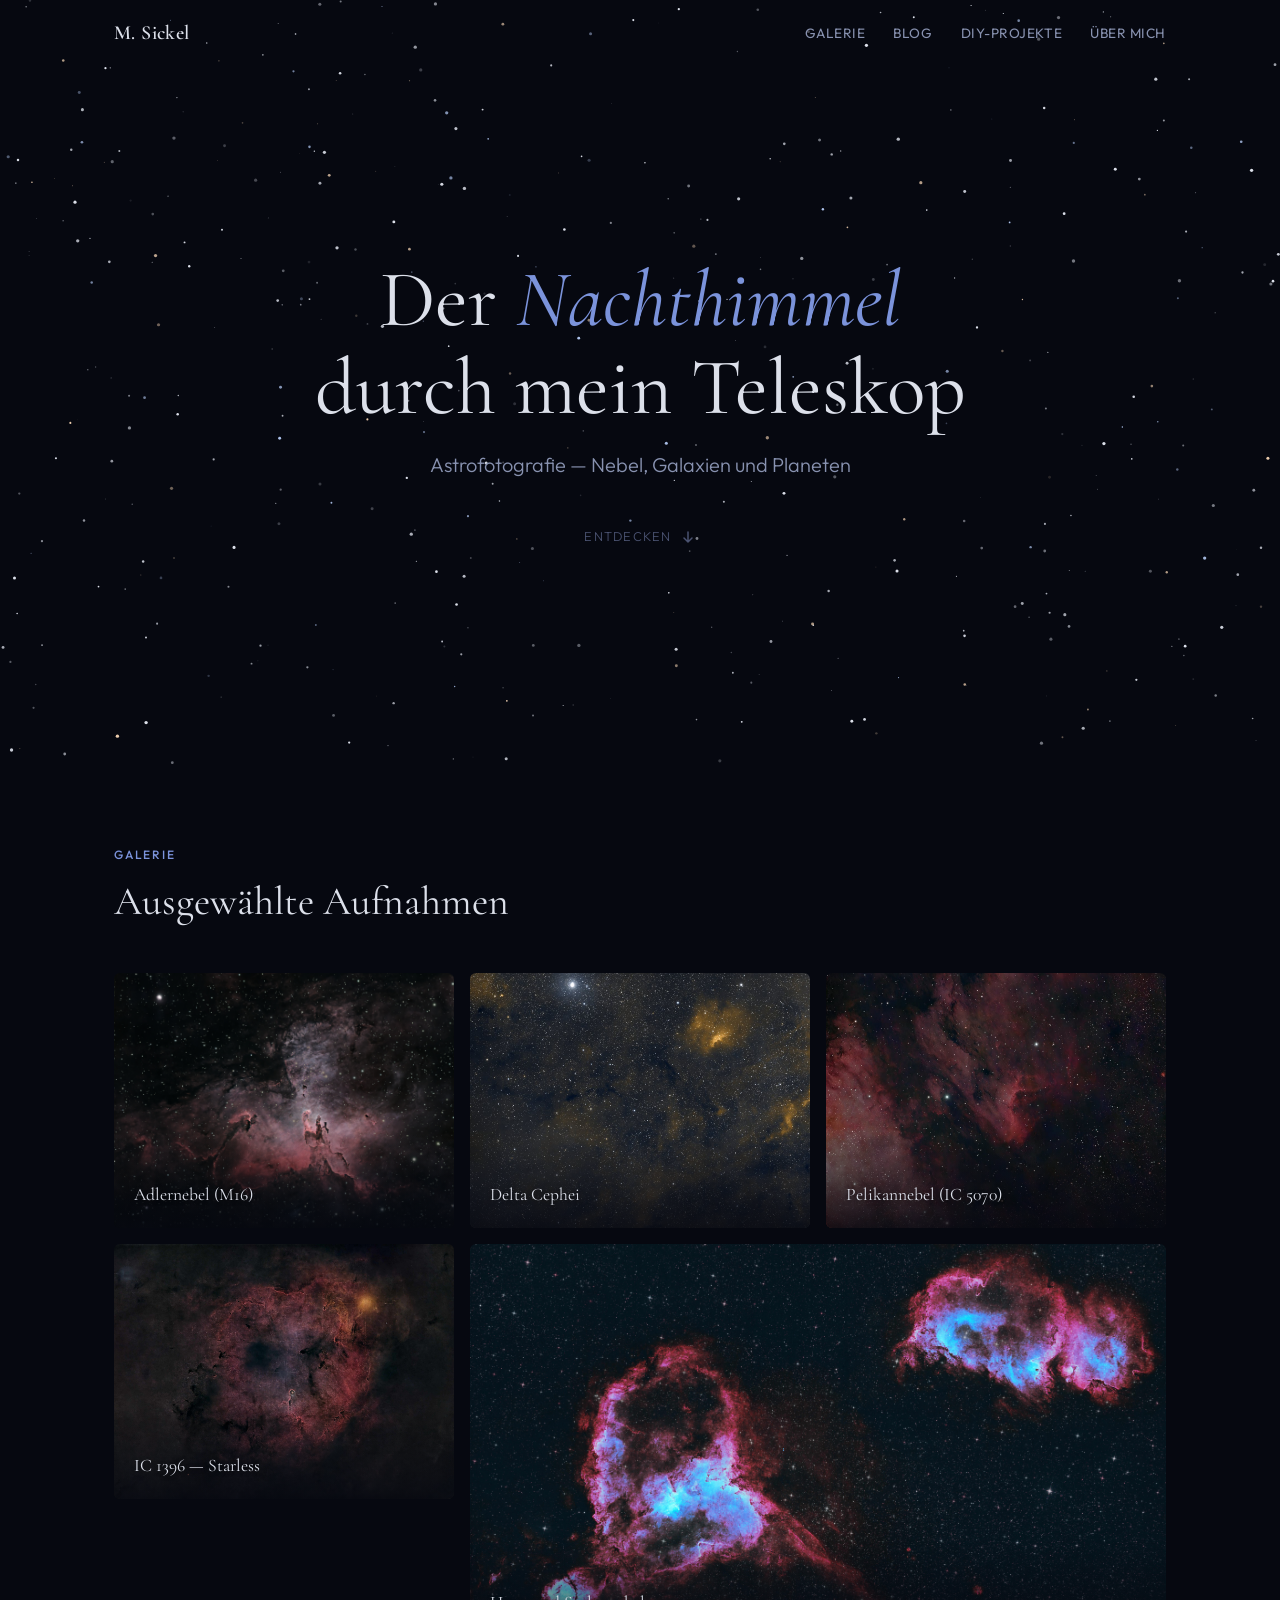
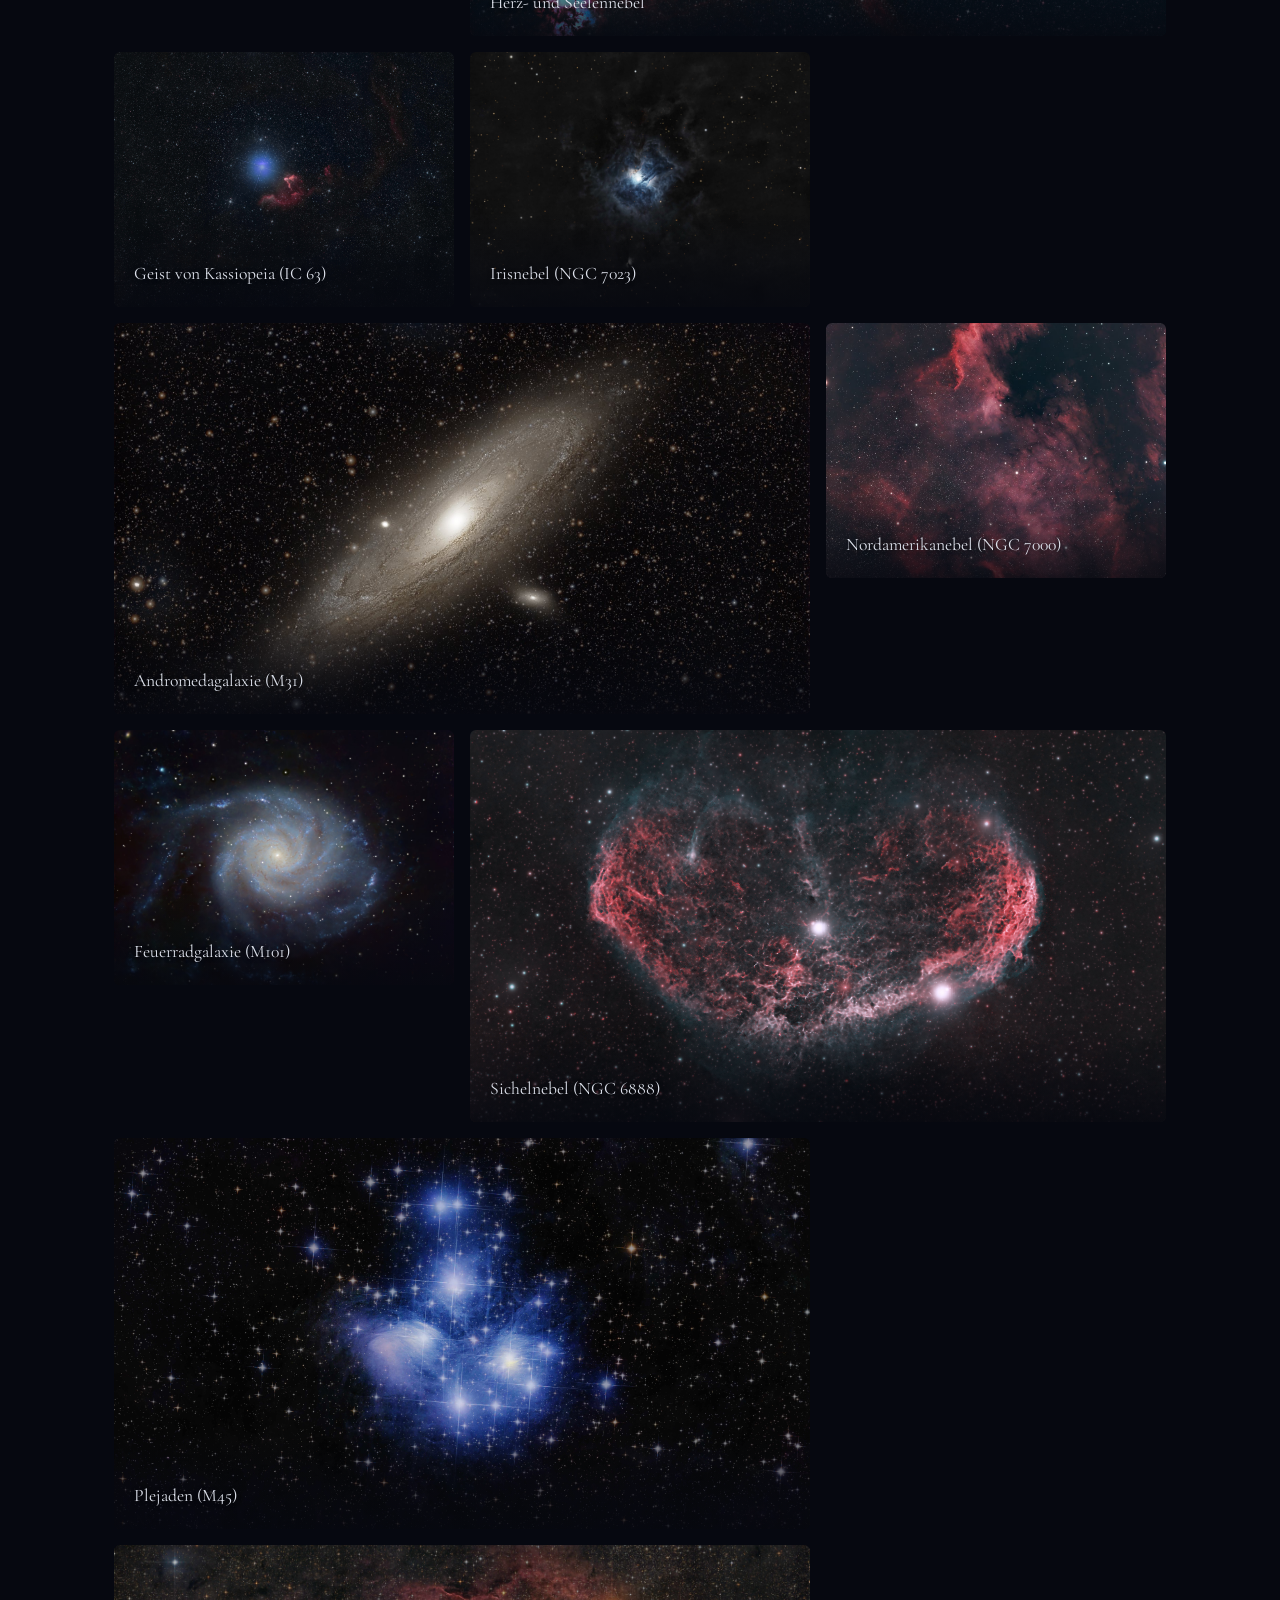
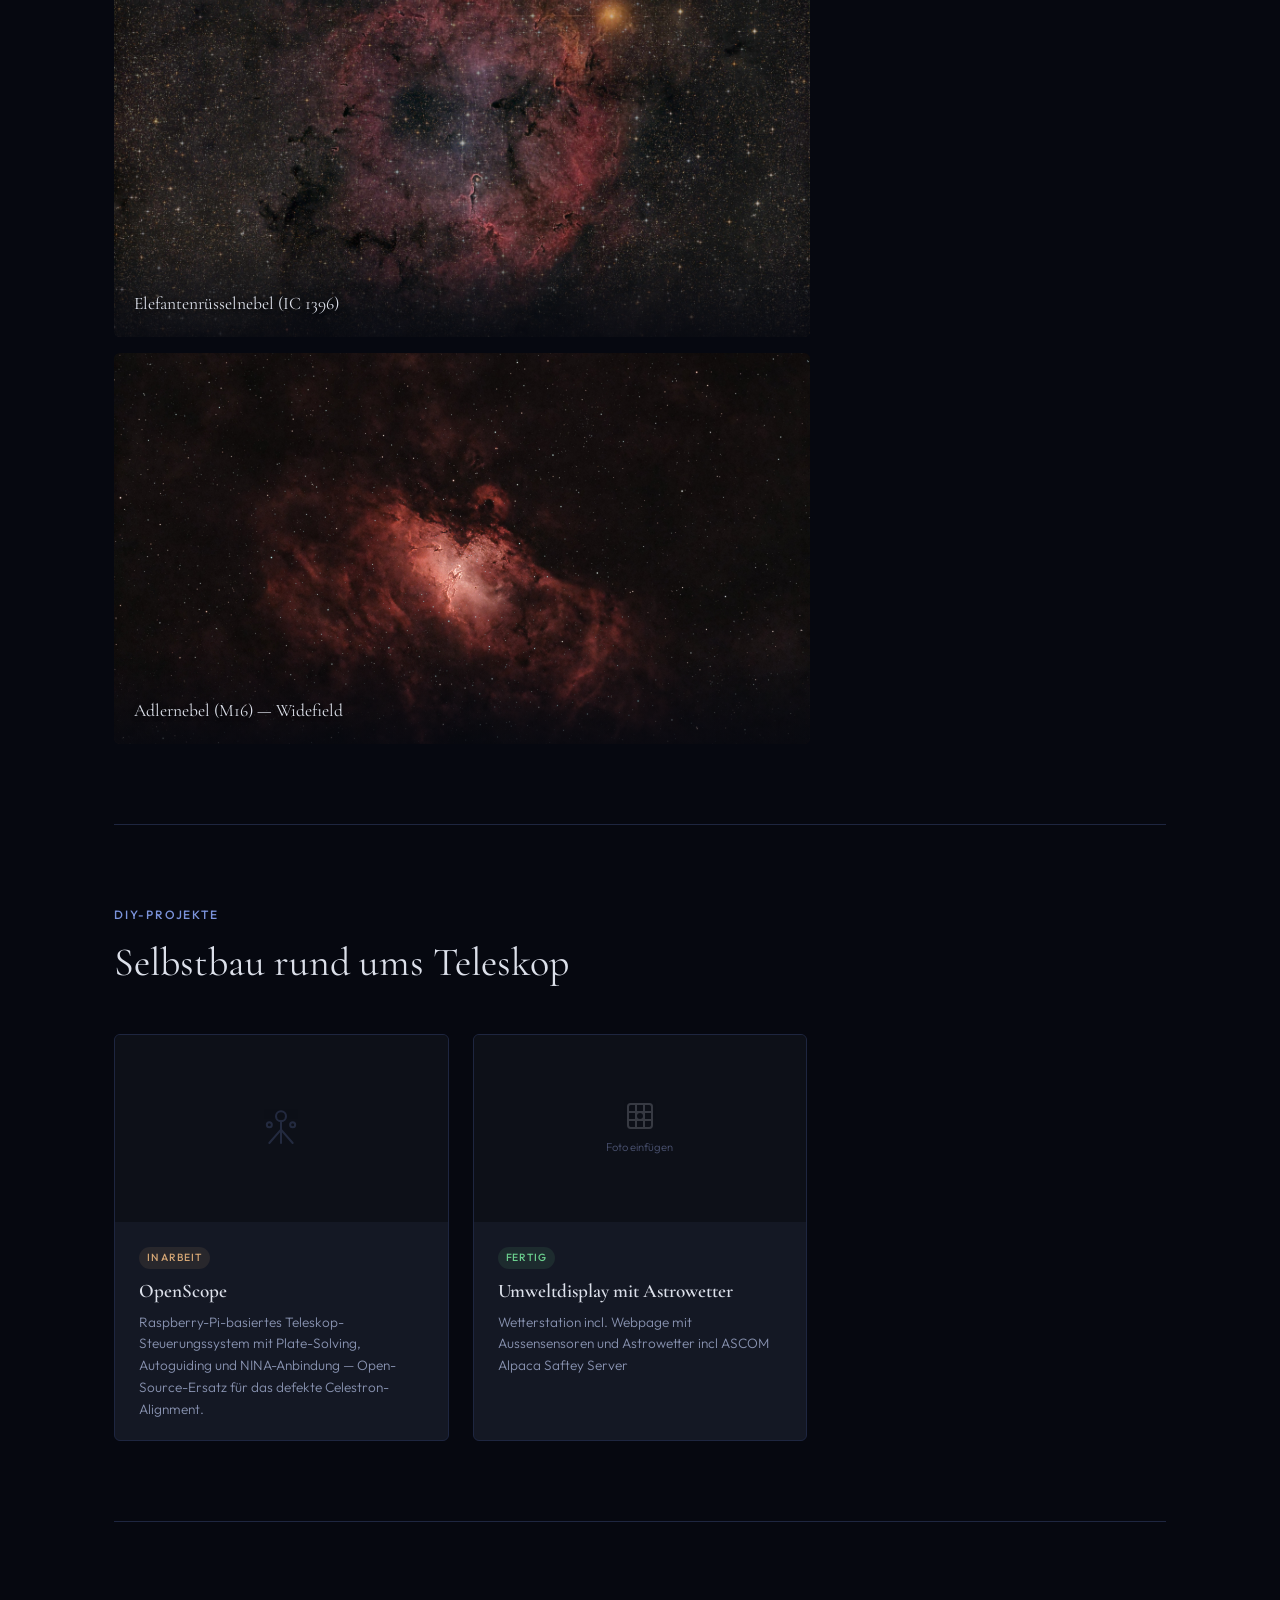
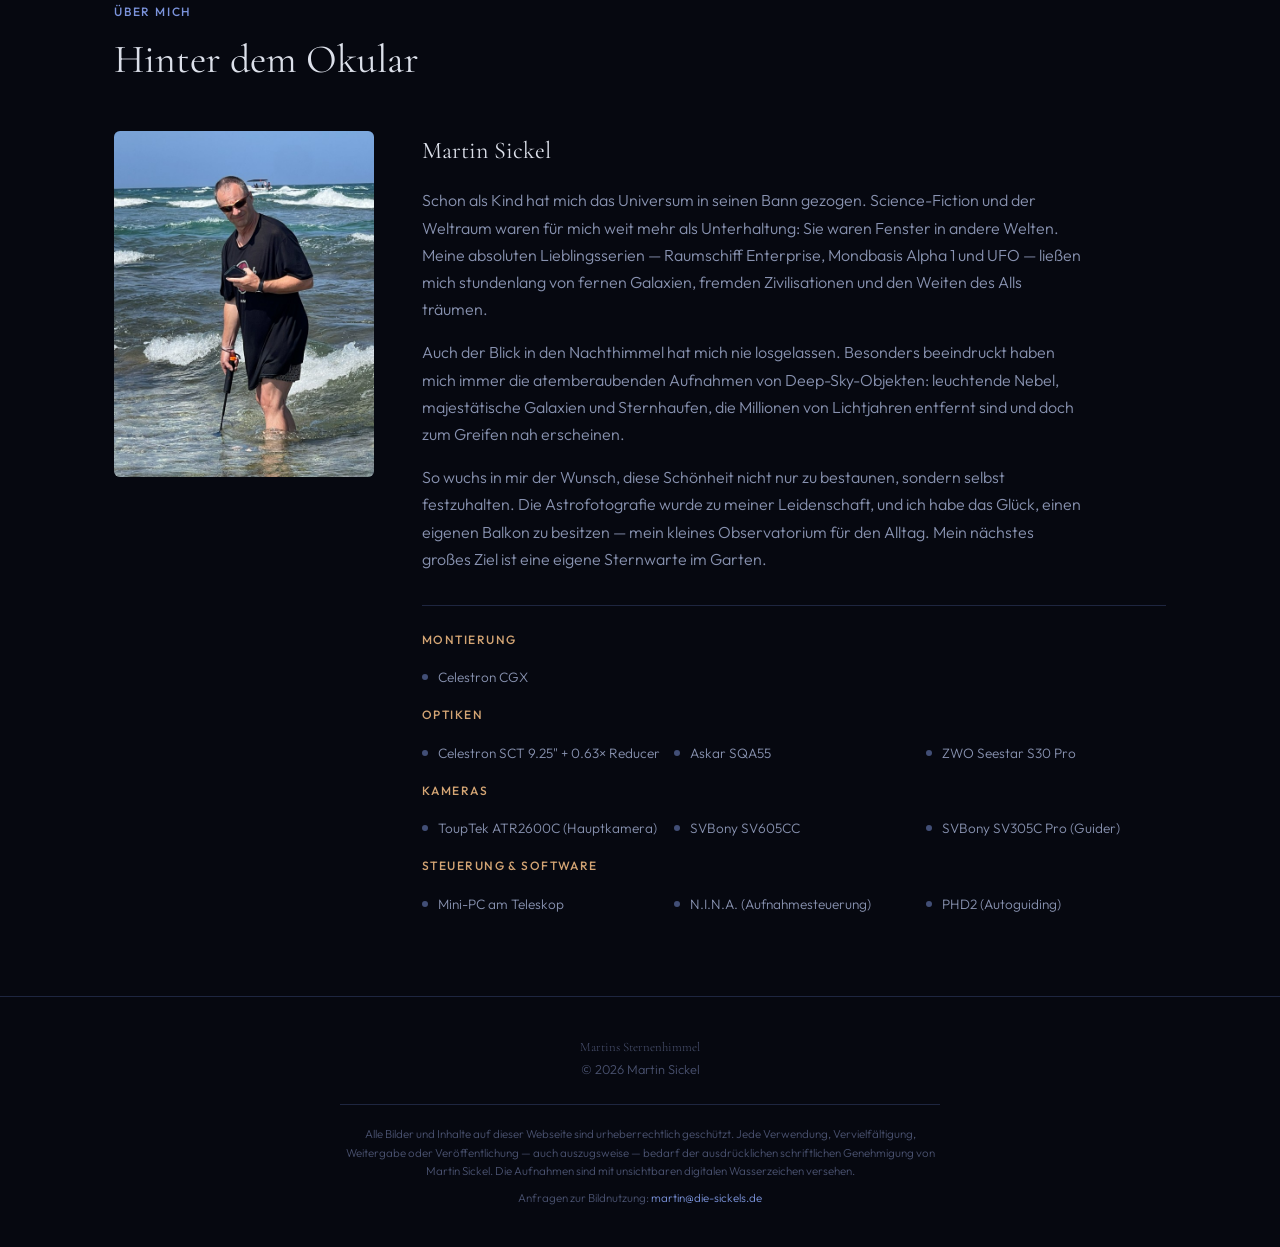
<file: index.html>
<!DOCTYPE html>
<html lang="de">
<head>
  <meta charset="UTF-8">
  <meta name="viewport" content="width=device-width, initial-scale=1.0">
  <title>Martins Sternenhimmel</title>
  <meta name="description" content="Astrofotografie — Nebel, Galaxien und Planeten durch mein Teleskop">
  <link rel="stylesheet" href="https://fonts.googleapis.com/css2?family=Cormorant+Garamond:ital,wght@0,400;0,600;1,400&family=Outfit:wght@300;400;500&display=swap">
  <link rel="stylesheet" href="style.css">
</head>
<body>

<!-- Navigation -->
<nav class="site-nav" id="nav">
  <div class="nav-inner">
    <a href="index.html" class="nav-logo">M. Sickel</a>
    <button class="nav-toggle" aria-label="Menü" id="menuToggle">&#9776;</button>
    <ul class="nav-links" id="navLinks">
      <li><a href="#galerie">Galerie</a></li>
      <li><a href="#blog">Blog</a></li>
      <li><a href="#diy">DIY-Projekte</a></li>
      <li><a href="#ueber-mich">Über mich</a></li>
    </ul>
  </div>
</nav>

<!-- Hero -->
<section class="hero" id="hero">
  <canvas id="starfield"></canvas>
  <div class="hero-content">
    <h1>Der <em>Nachthimmel</em><br>durch mein Teleskop</h1>
    <p class="hero-sub">Astrofotografie &mdash; Nebel, Galaxien und Planeten</p>
    <a href="#galerie" class="hero-scroll">
      Entdecken
      <svg width="16" height="16" viewBox="0 0 16 16" fill="none"><path d="M8 3v10M4 9l4 4 4-4" stroke="currentColor" stroke-width="1.5" stroke-linecap="round" stroke-linejoin="round"/></svg>
    </a>
  </div>
</section>

<!-- Gallery -->
<section class="section" id="galerie">
  <div class="section-header">
    <p class="section-label">Galerie</p>
    <h2 class="section-title">Ausgewählte Aufnahmen</h2>
  </div>
  <div class="gallery-grid">

    <div class="gallery-item wide" tabindex="0" data-title="Sichelnebel (NGC 6888)" data-desc="Ein kosmisches Spektakel im Sternbild Schwan: Der extrem heiße Wolf-Rayet-Stern WR 136 schleudert seine äußere Hülle mit gewaltiger Geschwindigkeit ins All. Die Kollision dieser Materiewelle mit älterem interstellarem Gas erzeugt eine gigantische, filigrane Leuchtblase von etwa 25 Lichtjahren Durchmesser. Das kräftige Rot entstammt dem ionisierten Wasserstoff (H-Alpha), während das smaragdgrüne bis blau schimmernde Leuchten von hochionisiertem Sauerstoff ([OIII]) zeugt. WR 136 ist ein sterbender Riesenstern, der in wenigen hunderttausend Jahren als Supernova explodieren wird — ein kosmisches Feuerwerk, das am Nachthimmel für kurze Zeit heller als der Vollmond erstrahlen könnte." data-meta="Celestron SCT 9.25&quot; + 0.63× Reducer · Sternbild Schwan · ca. 5.000 Lichtjahre" data-img="bilder/galerie/ngc6888-sichelnebel.jpg" data-annotations='[{"x":48,"y":45,"label":"WR 136"},{"x":35,"y":30,"label":"NGC 6888"}]'>
      <div class="gallery-visual" style="background-image: url('bilder/galerie/ngc6888-sichelnebel.jpg')"></div>
      <div class="gallery-caption"><h3>Sichelnebel (NGC 6888)</h3><p>Wolf-Rayet-Nebel im Schwan</p></div>
    </div>

    <div class="gallery-item" tabindex="0" data-title="Feuerradgalaxie (M101)" data-desc="Majestätisch blicken wir nahezu perfekt von oben auf die Spiralarme der Feuerradgalaxie M101. In einer Entfernung von rund 21 Millionen Lichtjahren offenbart sie eine atemberaubende Detailfülle: Blaue Regionen repräsentieren junge, heiße Sternhaufen, während die rötlich glimmenden HII-Gebiete unzählige aktive Sternentstehungsstätten markieren. M101 ist mit einem Durchmesser von 170.000 Lichtjahren deutlich größer als unsere Milchstraße. Ihre asymmetrische Form verrät vergangene Begegnungen mit Nachbargalaxien, deren Gezeitenkräfte die Spiralarme verzerrt und gewaltige Wellen der Sternentstehung ausgelöst haben. Im Jahr 2023 leuchtete hier die Supernova SN 2023ixf auf — eine der erdnächsten Supernovae der letzten Jahrzehnte." data-meta="Celestron SCT 9.25&quot; + 0.63× Reducer · Sternbild Großer Bär · 21 Mio. Lichtjahre" data-img="bilder/galerie/m101-feuerrad.jpg" data-annotations='[{"x":44,"y":43,"label":"Kern M101"},{"x":28,"y":32,"label":"NGC 5461"},{"x":58,"y":58,"label":"NGC 5462"}]'>
      <div class="gallery-visual" style="background-image: url('bilder/galerie/m101-feuerrad.jpg')"></div>
      <div class="gallery-caption"><h3>Feuerradgalaxie (M101)</h3><p>Spiralgalaxie im Großen Bären</p></div>
    </div>

    <div class="gallery-item" tabindex="0" data-title="Pelikannebel (IC 5070)" data-desc="Direkt an den bekannten Nordamerikanebel angrenzend, fasziniert der Pelikannebel durch sein dynamisches Wechselspiel aus glühendem Gas und undurchdringlichen Dunkelwolken. Die scharfen Silhouetten und Staubgrate bilden eine Ionisationsfront, an der durch den UV-Druck junger, massereicher Sterne unaufhörlich neue Welten und Protosterne geboren werden. Seinen Namen verdankt er seiner Form, die an einen Pelikan mit geöffnetem Schnabel erinnert. Zusammen mit dem Nordamerikanebel bildet er eine der aktivsten Sternentstehungsregionen unserer kosmischen Nachbarschaft — ein gewaltiges Sternenkinderheim, in dem ganze Sonnensysteme entstehen." data-meta="Seestar S30 Pro · 312 × 60s · Sternbild Schwan · ca. 1.800 Lichtjahre" data-img="bilder/galerie/ic5070-pelikannebel.jpg" data-annotations='[{"x":55,"y":22,"label":"IC 5070"},{"x":45,"y":38,"label":"IC 5067 (Ionisationsfront)"},{"x":30,"y":60,"label":"LDN 935"}]'>
      <div class="gallery-visual" style="background-image: url('bilder/galerie/ic5070-pelikannebel.jpg')"></div>
      <div class="gallery-caption"><h3>Pelikannebel (IC 5070)</h3><p>312 × 60s Belichtung</p></div>
    </div>

    <div class="gallery-item" tabindex="0" data-title="Delta Cephei und Umgebung" data-desc="Inmitten der zarten Nebelschleier des Sternbilds Kepheus thront Delta Cephei, einer der historisch wichtigsten Sterne der Astronomie. Als Prototyp der Cepheiden-Veränderlichen dient sein rhythmisches Pulsieren seit über einem Jahrhundert als 'Standardkerze' zur Vermessung kosmischer Entfernungen. In der griechischen Mythologie war Kepheus der König von Äthiopien und Vater der Andromeda — von den Göttern als Sternbild an den Himmel versetzt. Die Entdeckung der Perioden-Leuchtkraft-Beziehung der Cepheiden durch Henrietta Leavitt im Jahr 1912 revolutionierte die Astronomie: Erst dadurch konnte Edwin Hubble beweisen, dass das Universum weit größer ist als unsere Milchstraße." data-meta="Seestar S30 Pro · Sternbild Kepheus · ca. 890 Lichtjahre" data-img="bilder/galerie/delta-cephei.jpg" data-annotations='[{"x":28,"y":20,"label":"δ Cephei"},{"x":65,"y":18,"label":"Sh2-132"},{"x":45,"y":45,"label":"Sh2-129"}]'>
      <div class="gallery-visual" style="background-image: url('bilder/galerie/delta-cephei.jpg')"></div>
      <div class="gallery-caption"><h3>Delta Cephei</h3><p>Weitfeld im Kepheus</p></div>
    </div>

    <div class="gallery-item" tabindex="0" data-title="Nordamerikanebel (NGC 7000)" data-desc="Mit seiner prägnanten Form, die frappierend an den nordamerikanischen Kontinent erinnert, zählt NGC 7000 zu den bekanntesten Emissionsnebeln des Nordhimmels. Die tiefroten Wasserstoffwolken erstrecken sich über riesige Himmelsareale und werden von der dunklen Staubwolke des 'Golfs von Mexiko' kontrastreich durchschnitten. Der Nebel wurde 1891 von Max Wolf auf einer der ersten Astro-Fotografien entdeckt — er ist mit bloßem Auge unsichtbar, aber erstreckt sich über eine Fläche von vier Vollmonden. Seine leuchtende Energie bezieht er vermutlich vom nahen Stern Deneb (Alpha Cygni), einem der leuchtkräftigsten Sterne unserer Galaxie." data-meta="Seestar S30 Pro · Sternbild Schwan · ca. 1.600 Lichtjahre" data-img="bilder/galerie/ngc7000-nordamerikanebel.jpg" data-overlay="bilder/galerie/ngc7000-overlay.png">
      <div class="gallery-visual" style="background-image: url('bilder/galerie/ngc7000-nordamerikanebel.jpg')"></div>
      <div class="gallery-caption"><h3>Nordamerikanebel (NGC 7000)</h3><p>Emissionsnebel im Schwan</p></div>
    </div>

    <div class="gallery-item" tabindex="0" data-title="Adlernebel (M16)" data-desc="Der Adlernebel beherbergt die weltberühmten 'Säulen der Schöpfung' — gigantische Türme aus kühlem Molekulargas und Staub, die durch das ikonische Hubble-Foto von 1995 weltweit bekannt wurden. In ihrem Inneren kollabiert Materie unter ihrer eigenen Schwerkraft, um neue Sterne zu gebären, während der intensive Sternwind benachbarter Haufen die Säulen langsam abträgt. Die größte der drei Säulen ist etwa 4 Lichtjahre lang — die Entfernung von der Sonne zum nächsten Stern Proxima Centauri. In rund 100.000 Jahren werden die Säulen vollständig erodiert sein — ein kosmischer Wimpernschlag." data-meta="Seestar S30 Pro · Sternbild Schlange · ca. 7.000 Lichtjahre" data-img="bilder/galerie/m16-adlernebel.jpg" data-overlay="bilder/galerie/m16-overlay.jpg">
      <div class="gallery-visual" style="background-image: url('bilder/galerie/m16-adlernebel.jpg')"></div>
      <div class="gallery-caption"><h3>Adlernebel (M16)</h3><p>Emissionsnebel in der Schlange</p></div>
    </div>

    <div class="gallery-item wide" tabindex="0" data-title="Adlernebel (M16) — Widefield" data-desc="Diese eindrucksvolle Weitfeldaufnahme offenbart das gesamte kosmische Umfeld von M16. Sie zeigt, wie die leuchtenden Gasstrukturen des Nebels nahtlos in die reichhaltigen Sternenfelder der Milchstraße eingebettet sind und von dunklen Molekülwolken durchzogen werden. Im weiteren Feld sind zahlreiche weitere Nebel und Sternhaufen der Schlangen-Adler-Region sichtbar — ein Blick in einen der dichtesten und aktivsten Bereiche unserer Galaxie, wo sich der Sagittarius-Arm und der Scutum-Centaurus-Arm überlappen." data-meta="Seestar S30 Pro · Sternbild Schlange · ca. 7.000 Lichtjahre" data-img="bilder/galerie/M_16_Widefield.jpg" data-overlay="bilder/galerie/M_16_Widefield_annotated.jpg">
      <div class="gallery-visual" style="background-image: url('bilder/galerie/M_16_Widefield.jpg')"></div>
      <div class="gallery-caption"><h3>Adlernebel (M16) — Widefield</h3><p>Weitfeldaufnahme im Sternbild Schlange</p></div>
    </div>

    <div class="gallery-item" tabindex="0" data-title="Irisnebel (NGC 7023)" data-desc="Ein Juwel der Reflexionsnebel: Der Irisnebel im Sternbild Kepheus erstrahlt in einem tiefen, charakteristischen Blau. Das Licht des zentralen Sterns HD 200775 wird von feinsten Staubpartikeln gestreut — derselbe physikalische Effekt, der unseren Tageshimmel blau färbt, hier jedoch auf kosmische Maßstäbe übertragen. Ringsum rahmen dunkle Molekülwolken die farbenprächtige Blüte ein. Der Nebel wurde nach der griechischen Göttin Iris benannt, der Botin der Götter, die auf einem Regenbogen zwischen Himmel und Erde wandelte. In den dunklen Staubwolken um den Nebel wurden komplexe organische Moleküle, sogenannte PAKs (polyzyklische aromatische Kohlenwasserstoffe), nachgewiesen — mögliche Bausteine des Lebens." data-meta="Seestar S30 Pro · Sternbild Kepheus · ca. 1.300 Lichtjahre" data-img="bilder/galerie/NGC7023_Iris_nebel.jpg" data-overlay="bilder/galerie/NGC7023_Iris_nebel_annotated.jpg">
      <div class="gallery-visual" style="background-image: url('bilder/galerie/NGC7023_Iris_nebel.jpg')"></div>
      <div class="gallery-caption"><h3>Irisnebel (NGC 7023)</h3><p>Reflexionsnebel im Kepheus</p></div>
    </div>

    <div class="gallery-item wide" tabindex="0" data-title="Andromedagalaxie (M31)" data-desc="Mit ihren schätzungsweise einer Billion Sternen ist M31 der gigantische Nachbar unserer Milchstraße und das fernste Objekt, das mit bloßem Auge sichtbar ist. Auf dieser Aufnahme lassen sich nicht nur die leuchtenden Spiralarme und dunklen Staubbänder erkennen, sondern auch ihre beiden Zwergbegleitgalaxien M32 und M110. In der griechischen Mythologie war Andromeda die Tochter von König Kepheus und Königin Kassiopeia, an einen Felsen gekettet als Opfer für das Seeungeheuer Ketos — bis Perseus sie rettete. In etwa 4,5 Milliarden Jahren wird M31 mit unserer Milchstraße verschmelzen und eine neue Riesengalaxie bilden, die Astronomen bereits 'Milkomeda' getauft haben." data-meta="Seestar S30 Pro · Sternbild Andromeda · ca. 2,5 Mio. Lichtjahre" data-img="bilder/galerie/m31-andromeda.jpg" data-overlay="bilder/galerie/m31-overlay.jpg">
      <div class="gallery-visual" style="background-image: url('bilder/galerie/m31-andromeda.jpg')"></div>
      <div class="gallery-caption"><h3>Andromedagalaxie (M31)</h3><p>Spiralgalaxie in der Andromeda</p></div>
    </div>

    <div class="gallery-item wide" tabindex="0" data-title="Elefantenrüsselnebel (IC 1396)" data-desc="Der gewaltige Emissionsnebel IC 1396 erstreckt sich über fast 3 Grad am Himmel — sechsmal so breit wie der Vollmond. In seinem Zentrum formt die markante Dunkelwolke IC 1396A den namensgebenden 'Elefantenrüssel': eine dichte Säule aus Gas und Staub, an deren Spitze junge Sterne geboren werden. Der leuchtend orange Überriese Mu Cephei ('Granatstern'), einer der größten bekannten Sterne, rahmt die Szenerie ein. Würde man Mu Cephei an die Stelle unserer Sonne setzen, würde seine Oberfläche bis über die Jupiterbahn hinausreichen. Der Elefantenrüssel selbst ist ein sogenannter 'Bright-Rimmed Cloud' — sein leuchtender Rand entsteht durch die Strahlung des zentralen Sterns HD 206267, die den Staub komprimiert und zugleich neue Sterne formt." data-meta="Seestar S30 Pro · Sternbild Kepheus · ca. 2.400 Lichtjahre" data-img="bilder/galerie/ic1396-elefantenruessel.jpg" data-overlay="bilder/galerie/ic1396-overlay.jpg">
      <div class="gallery-visual" style="background-image: url('bilder/galerie/ic1396-elefantenruessel.jpg')"></div>
      <div class="gallery-caption"><h3>Elefantenrüsselnebel (IC 1396)</h3><p>Emissionsnebel im Kepheus</p></div>
    </div>

    <div class="gallery-item wide" tabindex="0" data-title="Herz- und Seelennebel (IC 1805 / IC 1848)" data-desc="Zwei der prächtigsten Emissionsnebel des Nordhimmels vereint in einer einzigen Weitfeldaufnahme. Links der Herznebel (IC 1805) mit seinem offenen Sternhaufen Melotte 15 im Zentrum, dessen energiereiche junge Sterne das umgebende Gas zum Leuchten bringen. Rechts der Seelennebel (IC 1848) mit seinen gewaltigen Höhlen und Säulen aus Staub. Gemeinsam erstrecken sie sich über fast 6 Grad am Himmel im Sternbild Kassiopeia. In der griechischen Mythologie war Kassiopeia eine eitle Königin, die behauptete, schöner als die Meeresnymphen zu sein — zur Strafe wurde sie an den Himmel verbannt, wo sie kopfüber auf ihrem Thron kreist. Die beiden Nebel liegen im Perseus-Arm unserer Milchstraße, einem der großen Spiralarme, und gehören zu einer der aktivsten Sternentstehungsregionen unserer Galaxie." data-meta="Askar SQA55 · SVBONY Dualbandfilter · 51 × 300s · Siril, RC-Astro, Affinity · Sternbild Kassiopeia · ca. 7.500 Lichtjahre" data-img="bilder/galerie/ic1805-ic1848-herz-seelennebel.jpg" data-overlay="bilder/galerie/ic1805-ic1848-overlay.jpg">
      <div class="gallery-visual" style="background-image: url('bilder/galerie/ic1805-ic1848-herz-seelennebel.jpg')"></div>
      <div class="gallery-caption"><h3>Herz- und Seelennebel</h3><p>IC 1805 / IC 1848 — Askar SQA55</p></div>
    </div>

    <div class="gallery-item" tabindex="0" data-title="IC 1396 — Starless" data-desc="Dieselbe Aufnahme des Elefantenrüsselnebels, jedoch digital von allen Sternen befreit. Ohne das dichte Sternfeld treten die feinen Nebelstrukturen, die verschlungenen Dunkelwolken und der namensgebende Elefantenrüssel (IC 1396A) dramatisch hervor. Die Starless-Technik ist eine moderne Methode der Astrofotografie, bei der neuronale Netze gelernt haben, Sterne vom Nebelhintergrund zu unterscheiden und zu entfernen. So werden Details sichtbar, die im normalen Bild vom Sternenglanz überstrahlt werden — wie die feinen Filamente und Schockfronten, an denen Sternwinde auf das umgebende Gas treffen." data-meta="Seestar S30 Pro · Starless-Version · Sternbild Kepheus · ca. 2.400 Lichtjahre" data-img="bilder/galerie/ic1396-elefantenruessel_starless.jpg">
      <div class="gallery-visual" style="background-image: url('bilder/galerie/ic1396-elefantenruessel_starless.jpg')"></div>
      <div class="gallery-caption"><h3>IC 1396 — Starless</h3><p>Nebelstrukturen ohne Sternfeld</p></div>
    </div>

    <div class="gallery-item" tabindex="0" data-title="Geist von Kassiopeia (IC 63)" data-desc="IC 63, auch als 'Geist von Kassiopeia' bekannt, ist ein faszinierend kleiner, aber äußerst fotogener Nebel, der im Schein des nahegelegenen Sterns Gamma Cassiopeiae (Navi) geisterhaft leuchtet. Er vereint zwei Nebeltypen in einem: Der bläulich schimmernde Anteil ist ein Reflexionsnebel, in dem Sternlicht an feinem Staub gestreut wird, während die rötlichen Bereiche als Emissionsnebel leuchten — hier wird Wasserstoffgas durch die intensive UV-Strahlung von Gamma Cas zum Eigenleuchten angeregt. Der Nebel liegt nur etwa 2 Lichtjahre von diesem extremen Be-Stern entfernt und wird von dessen Strahlung langsam aufgelöst. Gamma Cassiopeiae selbst ist ein besonderer Stern: Er rotiert so schnell, dass er an seinem Äquator eine Scheibe aus abgeschleudertem Gas bildet. In der chinesischen Astronomie war Gamma Cas Teil des 'Himmelspolizisten' (Wang Liang), eines mythischen Wagenlenkers am Nordhimmel." data-meta="Askar SQA55 · Siril, Affinity · Sternbild Kassiopeia · ca. 550 Lichtjahre" data-img="bilder/galerie/IC63.jpg" data-overlay="bilder/galerie/IC63_annotated_20261016_194345.jpg">
      <div class="gallery-visual" style="background-image: url('bilder/galerie/IC63.jpg')"></div>
      <div class="gallery-caption"><h3>Geist von Kassiopeia (IC 63)</h3><p>Reflexions- und Emissionsnebel — Askar SQA55</p></div>
    </div>

    <div class="gallery-item wide" tabindex="0" data-title="Plejaden (M45)" data-desc="Die Plejaden, auch als 'Siebengestirn' bekannt, sind wohl der berühmteste offene Sternhaufen am Himmel und seit der Frühzeit der Menschheit ein vertrauter Anblick. In der griechischen Mythologie waren die Plejaden sieben Schwestern — Maia, Elektra, Taygete, Alkyone, Kelaino, Sterope und Merope — Töchter des Titanen Atlas und der Meeresnymphe Pleione. Zeus versetzte sie an den Himmel, um sie vor dem Jäger Orion zu schützen, der sie über die Erde verfolgte. Auch in vielen anderen Kulturen spielen die Plejaden eine zentrale Rolle: Die japanische Bezeichnung 'Subaru' (昴) ist bis heute als Automarke bekannt, und die Maori Neuseelands feiern mit dem Aufgang der 'Matariki' ihr Neujahr. Auf dieser Aufnahme sind die zarten blauen Reflexionsnebel sichtbar, die den Sternhaufen umgeben — feine Staubschleier, die das Licht der jungen, heißen Sterne reflektieren. Der Haufen ist erst etwa 100 Millionen Jahre alt und enthält über 1.000 Sterne, von denen die hellsten sechs bis sieben mit bloßem Auge sichtbar sind." data-meta="Askar SQA55 · Siril, Affinity · Sternbild Stier · ca. 444 Lichtjahre" data-img="bilder/galerie/M45_26460s.jpg" data-overlay="bilder/galerie/M45_annotated_20261018_153000.jpg">
      <div class="gallery-visual" style="background-image: url('bilder/galerie/M45_26460s.jpg')"></div>
      <div class="gallery-caption"><h3>Plejaden (M45)</h3><p>Das Siebengestirn — Askar SQA55</p></div>
    </div>

  </div>
</section>

<!-- Lightbox -->
<div class="lightbox hidden" id="lightbox">
  <button class="lightbox-close" aria-label="Schließen">&times;</button>
  <div class="lightbox-inner">
    <div class="lightbox-visual" id="lbVisual">
      <div class="lb-img-wrap" id="lbImgWrap"></div>
      <div class="lb-controls">
        <button class="lb-btn" id="lbAnnoBtn" title="Beschriftungen ein/aus">
          <svg viewBox="0 0 24 24" fill="none" stroke="currentColor" stroke-width="2" stroke-linecap="round"><circle cx="12" cy="12" r="4"/><path d="M12 2v4M12 18v4M2 12h4M18 12h4"/></svg>
        </button>
        <button class="lb-btn" id="lbZoomIn" title="Vergrößern">
          <svg viewBox="0 0 24 24" fill="none" stroke="currentColor" stroke-width="2" stroke-linecap="round"><line x1="12" y1="8" x2="12" y2="16"/><line x1="8" y1="12" x2="16" y2="12"/></svg>
        </button>
        <button class="lb-btn" id="lbZoomOut" title="Verkleinern">
          <svg viewBox="0 0 24 24" fill="none" stroke="currentColor" stroke-width="2" stroke-linecap="round"><line x1="8" y1="12" x2="16" y2="12"/></svg>
        </button>
      </div>
    </div>
    <h3 class="lightbox-title" id="lbTitle"></h3>
    <p class="lightbox-desc" id="lbDesc"></p>
    <p class="lightbox-meta" id="lbMeta"></p>
  </div>
</div>

<div class="section-divider"><hr></div>

<!-- DIY Projects -->
<section class="section" id="diy">
  <div class="section-header">
    <p class="section-label">DIY-Projekte</p>
    <h2 class="section-title">Selbstbau rund ums Teleskop</h2>
  </div>
  <div class="diy-grid">
    <a class="diy-card" href="diy/openscope.html">
      <div class="diy-thumb diy-thumb-icon">
        <svg width="40" height="40" viewBox="0 0 24 24" fill="none" stroke="var(--accent)" stroke-width="1.2" stroke-linecap="round" stroke-linejoin="round"><circle cx="12" cy="5" r="3"/><path d="M12 8v13"/><path d="M5 21l7-8 7 8"/><circle cx="5" cy="10" r="1.5"/><circle cx="19" cy="10" r="1.5"/></svg>
      </div>
      <div class="diy-body">
        <span class="diy-status wip">In Arbeit</span>
        <h3>OpenScope</h3>
        <p>Raspberry-Pi-basiertes Teleskop-Steuerungssystem mit Plate-Solving, Autoguiding und NINA-Anbindung — Open-Source-Ersatz für das defekte Celestron-Alignment.</p>
      </div>
    </a>
    <a class="diy-card" href="diy/umweltdisplay.html">
      <div class="diy-thumb">
        <svg width="32" height="32" viewBox="0 0 24 24" fill="none" stroke="currentColor" stroke-width="1.5" stroke-linecap="round"><rect x="3" y="3" width="18" height="18" rx="2"/><circle cx="12" cy="12" r="3"/><path d="M3 9h18M3 15h18M9 3v18M15 3v18"/></svg>
        <span>Foto einfügen</span>
      </div>
      <div class="diy-body">
        <span class="diy-status done">Fertig</span>
        <h3>Umweltdisplay mit Astrowetter</h3>
        <p>Wetterstation incl. Webpage mit Aussensensoren und Astrowetter incl ASCOM Alpaca Saftey Server</p>
      </div>
    </a>
  </div>
</section>

<div class="section-divider"><hr></div>

<!-- About -->
<section class="section" id="ueber-mich">
  <div class="section-header">
    <p class="section-label">Über mich</p>
    <h2 class="section-title">Hinter dem Okular</h2>
  </div>
  <div class="about-layout">
    <div class="about-portrait">
      <img src="bilder/profil-martin.jpg" alt="Martin Sickel">
    </div>
    <div class="about-text">
      <h3>Martin Sickel</h3>
      <p>Schon als Kind hat mich das Universum in seinen Bann gezogen. Science-Fiction und der Weltraum waren für mich weit mehr als Unterhaltung: Sie waren Fenster in andere Welten. Meine absoluten Lieblingsserien &mdash; Raumschiff Enterprise, Mondbasis Alpha 1 und UFO &mdash; ließen mich stundenlang von fernen Galaxien, fremden Zivilisationen und den Weiten des Alls träumen.</p>
      <p>Auch der Blick in den Nachthimmel hat mich nie losgelassen. Besonders beeindruckt haben mich immer die atemberaubenden Aufnahmen von Deep-Sky-Objekten: leuchtende Nebel, majestätische Galaxien und Sternhaufen, die Millionen von Lichtjahren entfernt sind und doch zum Greifen nah erscheinen.</p>
      <p>So wuchs in mir der Wunsch, diese Schönheit nicht nur zu bestaunen, sondern selbst festzuhalten. Die Astrofotografie wurde zu meiner Leidenschaft, und ich habe das Glück, einen eigenen Balkon zu besitzen &mdash; mein kleines Observatorium für den Alltag. Mein nächstes großes Ziel ist eine eigene Sternwarte im Garten.</p>
      <div class="equipment-list">
        <h4>Montierung</h4>
        <div class="equipment-grid">
          <div class="equip-item">Celestron CGX</div>
        </div>
      </div>
      <div class="equipment-list">
        <h4>Optiken</h4>
        <div class="equipment-grid">
          <div class="equip-item">Celestron SCT 9.25" + 0.63× Reducer</div>
          <div class="equip-item">Askar SQA55</div>
          <div class="equip-item">ZWO Seestar S30 Pro</div>
        </div>
      </div>
      <div class="equipment-list">
        <h4>Kameras</h4>
        <div class="equipment-grid">
          <div class="equip-item">ToupTek ATR2600C (Hauptkamera)</div>
          <div class="equip-item">SVBony SV605CC </div>
		  <div class="equip-item">SVBony SV305C Pro (Guider)</div>
        </div>
      </div>
      <div class="equipment-list">
        <h4>Steuerung &amp; Software</h4>
        <div class="equipment-grid">
          <div class="equip-item">Mini-PC am Teleskop</div>
          <div class="equip-item">N.I.N.A. (Aufnahmesteuerung)</div>
          <div class="equip-item">PHD2 (Autoguiding)</div>
        </div>
      </div>
    </div>
  </div>
</section>

<!-- Footer -->
<footer class="site-footer">
  <div class="footer-inner">
    <p class="footer-name">Martins Sternenhimmel</p>
    <p>&copy; 2026 Martin Sickel</p>
    <div class="footer-legal">
      <p>Alle Bilder und Inhalte auf dieser Webseite sind urheberrechtlich geschützt. Jede Verwendung, Vervielfältigung, Weitergabe oder Veröffentlichung — auch auszugsweise — bedarf der ausdrücklichen schriftlichen Genehmigung von Martin Sickel. Die Aufnahmen sind mit unsichtbaren digitalen Wasserzeichen versehen.</p>
      <p>Anfragen zur Bildnutzung: <a href="mailto:martin@die-sickels.de">martin@die-sickels.de</a></p>
    </div>
  </div>
</footer>

<script>
  // Image protection
  document.addEventListener('contextmenu', function(e) {
    if (e.target.closest('.gallery-item, .lightbox-visual')) e.preventDefault();
  });
  document.addEventListener('dragstart', function(e) {
    if (e.target.tagName === 'IMG' && e.target.closest('.gallery-item, .lightbox-visual, .lb-img-wrap')) e.preventDefault();
  });

  // Shuffle gallery and ensure no item stands alone in a row
  (function() {
    var grid = document.querySelector('.gallery-grid');
    if (!grid) return;
    var all = Array.prototype.slice.call(grid.children);
    var wide = [], normal = [];
    for (var i = 0; i < all.length; i++) {
      (all[i].classList.contains('wide') ? wide : normal).push(all[i]);
    }
    function shuffle(a) {
      for (var i = a.length - 1; i > 0; i--) {
        var j = Math.floor(Math.random() * (i + 1));
        var t = a[i]; a[i] = a[j]; a[j] = t;
      }
    }
    shuffle(wide); shuffle(normal);
    var result = [], ni = 0, wi = 0;
    while (ni < normal.length || wi < wide.length) {
      if (ni + 1 < normal.length) {
        result.push(normal[ni++], normal[ni++]);
        if (wi < wide.length && Math.random() > 0.4) result.push(wide[wi++]);
      } else if (wi < wide.length) {
        result.push(wide[wi++]);
      } else if (ni < normal.length) {
        normal[ni].classList.add('wide');
        result.push(normal[ni++]);
      }
    }
    for (var i = 0; i < result.length; i++) grid.appendChild(result[i]);
  })();

  // Starfield
  (function() {
    var canvas = document.getElementById('starfield');
    if (!canvas) return;
    var ctx = canvas.getContext('2d');
    var w, h, stars = [];
    var noMotion = matchMedia('(prefers-reduced-motion: reduce)').matches;
    function resize() { w = canvas.width = canvas.offsetWidth; h = canvas.height = canvas.offsetHeight; }
    function init() {
      resize(); stars = [];
      var n = Math.floor((w * h) / 2200);
      for (var i = 0; i < n; i++) {
        stars.push({
          x: Math.random()*w, y: Math.random()*h,
          r: Math.random()*1.4+0.3, base: Math.random()*0.6+0.35,
          speed: Math.random()*0.007+0.002, phase: Math.random()*Math.PI*2,
          hue: Math.random()>0.7 ? (Math.random()>0.5 ? 220 : 30) : 0
        });
      }
    }
    function draw(t) {
      ctx.clearRect(0,0,w,h);
      for (var i = 0; i < stars.length; i++) {
        var s = stars[i];
        var a = noMotion ? s.base : s.base + Math.sin(t*s.speed+s.phase)*0.3;
        ctx.fillStyle = s.hue
          ? 'hsla('+s.hue+',60%,80%,'+Math.max(0,a)+')'
          : 'rgba(220,224,234,'+Math.max(0,a)+')';
        ctx.beginPath(); ctx.arc(s.x,s.y,s.r,0,Math.PI*2); ctx.fill();
      }
      if (!noMotion) requestAnimationFrame(draw);
    }
    init();
    noMotion ? draw(0) : requestAnimationFrame(draw);
    window.addEventListener('resize', function() { init(); if (noMotion) draw(0); });
  })();

  // Nav scroll
  window.addEventListener('scroll', function() {
    document.getElementById('nav').classList.toggle('scrolled', window.scrollY > 40);
  }, { passive: true });

  // Mobile menu
  (function() {
    var btn = document.getElementById('menuToggle');
    var links = document.getElementById('navLinks');
    btn.addEventListener('click', function() { links.classList.toggle('open'); });
    links.addEventListener('click', function(e) { if (e.target.tagName === 'A') links.classList.remove('open'); });
  })();

  // Lightbox with Annotations + Zoom/Pan
  (function() {
    var lb = document.getElementById('lightbox');
    var visual = document.getElementById('lbVisual');
    var wrap = document.getElementById('lbImgWrap');
    var annoBtn = document.getElementById('lbAnnoBtn');
    var zoomInBtn = document.getElementById('lbZoomIn');
    var zoomOutBtn = document.getElementById('lbZoomOut');
    var items = document.querySelectorAll('.gallery-item');

    var lbImg = null, annoLayer = null, overlayLayer = null, annotationsOn = false;
    var zoom = 1, panX = 0, panY = 0;
    var isDragging = false, dragStartX, dragStartY, panStartX, panStartY;
    var lastPinchDist = 0;

    function resetView() {
      zoom = 1; panX = 0; panY = 0;
      wrap.style.transform = '';
      visual.classList.remove('zoomed', 'panning');
    }

    function applyTransform() {
      if (zoom <= 1) { resetView(); return; }
      wrap.style.transform = 'translate(' + panX + 'px,' + panY + 'px) scale(' + zoom + ')';
      visual.classList.add('zoomed');
    }

    function zoomAt(mx, my, factor) {
      var nz = Math.max(1, Math.min(6, zoom * factor));
      var r = nz / zoom;
      var rect = visual.getBoundingClientRect();
      panX = (mx - rect.width / 2) * (1 - r) + panX * r;
      panY = (my - rect.height / 2) * (1 - r) + panY * r;
      zoom = nz;
      if (zoom <= 1.01) { zoom = 1; panX = 0; panY = 0; }
      applyTransform();
    }

    function esc(s) { return s.replace(/</g, '&lt;').replace(/>/g, '&gt;'); }

    function openLB(item) {
      resetView(); wrap.innerHTML = '';
      var src = item.dataset.img;
      lbImg = null;
      if (src) {
        lbImg = document.createElement('img');
        lbImg.src = src;
        lbImg.alt = item.dataset.title || '';
        wrap.appendChild(lbImg);
      }
      var overlaySrc = item.dataset.overlay;
      var annos = [];
      try { annos = JSON.parse(item.dataset.annotations || '[]'); } catch (e) {}
      var hasOverlay = !!overlaySrc;
      var hasAnnos = annos.length > 0;

      overlayLayer = null;
      annoLayer = null;

      if (hasOverlay) {
        overlayLayer = document.createElement('div');
        overlayLayer.className = 'lb-overlay' + (annotationsOn ? ' visible' : '');
        var oImg = document.createElement('img');
        oImg.src = overlaySrc;
        oImg.alt = 'Beschriftungen';
        overlayLayer.appendChild(oImg);
        wrap.appendChild(overlayLayer);
      }

      if (hasAnnos) {
        annoLayer = document.createElement('div');
        annoLayer.className = 'lb-annotations' + (annotationsOn ? ' visible' : '');
        for (var i = 0; i < annos.length; i++) {
          var a = annos[i], m = document.createElement('div');
          m.className = 'annotation';
          m.style.left = a.x + '%'; m.style.top = a.y + '%';
          m.innerHTML = '<span class="anno-dot"></span><span class="anno-label">' + esc(a.label) + '</span>';
          annoLayer.appendChild(m);
        }
        wrap.appendChild(annoLayer);
      }

      annoBtn.classList.toggle('active', annotationsOn);
      annoBtn.style.display = (hasOverlay || hasAnnos) ? '' : 'none';
      document.getElementById('lbTitle').textContent = item.dataset.title || '';
      document.getElementById('lbDesc').textContent = item.dataset.desc || '';
      document.getElementById('lbMeta').textContent = item.dataset.meta || '';
      lb.classList.remove('hidden');
      requestAnimationFrame(function() { lb.classList.add('active'); });
    }

    function closeLB() {
      lb.classList.remove('active');
      resetView(); isDragging = false; lbImg = null;
      setTimeout(function() { lb.classList.add('hidden'); }, 300);
    }

    for (var i = 0; i < items.length; i++) {
      (function(el) {
        el.addEventListener('click', function() { openLB(el); });
        el.addEventListener('keydown', function(e) { if (e.key === 'Enter') openLB(el); });
      })(items[i]);
    }
    lb.querySelector('.lightbox-close').addEventListener('click', closeLB);
    lb.addEventListener('click', function(e) { if (e.target === lb) closeLB(); });
    window.addEventListener('keydown', function(e) { if (e.key === 'Escape') closeLB(); });

    annoBtn.addEventListener('click', function(e) {
      e.stopPropagation(); annotationsOn = !annotationsOn;
      annoBtn.classList.toggle('active', annotationsOn);
      if (annoLayer) annoLayer.classList.toggle('visible', annotationsOn);
      if (overlayLayer) overlayLayer.classList.toggle('visible', annotationsOn);
    });
    zoomInBtn.addEventListener('click', function(e) {
      e.stopPropagation();
      var r = visual.getBoundingClientRect();
      zoomAt(r.width / 2, r.height / 2, 1.5);
    });
    zoomOutBtn.addEventListener('click', function(e) {
      e.stopPropagation();
      var r = visual.getBoundingClientRect();
      zoomAt(r.width / 2, r.height / 2, 1 / 1.5);
    });

    visual.addEventListener('wheel', function(e) {
      if (!lbImg) return; e.preventDefault();
      var r = visual.getBoundingClientRect();
      zoomAt(e.clientX - r.left, e.clientY - r.top, e.deltaY < 0 ? 1.2 : 1 / 1.2);
    }, { passive: false });

    visual.addEventListener('dblclick', function(e) {
      if (!lbImg) return;
      if (zoom > 1) { resetView(); applyTransform(); }
      else { var r = visual.getBoundingClientRect(); zoomAt(e.clientX - r.left, e.clientY - r.top, 3); }
    });

    visual.addEventListener('mousedown', function(e) {
      if (zoom <= 1 || !lbImg) return;
      isDragging = true; dragStartX = e.clientX; dragStartY = e.clientY;
      panStartX = panX; panStartY = panY;
      visual.classList.add('panning'); e.preventDefault();
    });
    window.addEventListener('mousemove', function(e) {
      if (!isDragging) return;
      panX = panStartX + (e.clientX - dragStartX);
      panY = panStartY + (e.clientY - dragStartY);
      applyTransform();
    });
    window.addEventListener('mouseup', function() {
      if (isDragging) { isDragging = false; visual.classList.remove('panning'); }
    });

    visual.addEventListener('touchstart', function(e) {
      if (!lbImg) return;
      if (e.touches.length === 1 && zoom > 1) {
        isDragging = true; dragStartX = e.touches[0].clientX; dragStartY = e.touches[0].clientY;
        panStartX = panX; panStartY = panY;
      } else if (e.touches.length === 2) {
        isDragging = false;
        var dx = e.touches[1].clientX - e.touches[0].clientX;
        var dy = e.touches[1].clientY - e.touches[0].clientY;
        lastPinchDist = Math.sqrt(dx * dx + dy * dy);
      }
    }, { passive: true });
    visual.addEventListener('touchmove', function(e) {
      if (!lbImg) return;
      if (e.touches.length === 1 && isDragging) {
        e.preventDefault();
        panX = panStartX + (e.touches[0].clientX - dragStartX);
        panY = panStartY + (e.touches[0].clientY - dragStartY);
        applyTransform();
      } else if (e.touches.length === 2) {
        e.preventDefault();
        var dx = e.touches[1].clientX - e.touches[0].clientX;
        var dy = e.touches[1].clientY - e.touches[0].clientY;
        var dist = Math.sqrt(dx * dx + dy * dy);
        if (lastPinchDist > 0) {
          var r = visual.getBoundingClientRect();
          var cx = ((e.touches[0].clientX + e.touches[1].clientX) / 2) - r.left;
          var cy = ((e.touches[0].clientY + e.touches[1].clientY) / 2) - r.top;
          zoomAt(cx, cy, dist / lastPinchDist);
        }
        lastPinchDist = dist;
      }
    }, { passive: false });
    visual.addEventListener('touchend', function() { isDragging = false; lastPinchDist = 0; });
  })();
</script>

</body>
</html>
</file>
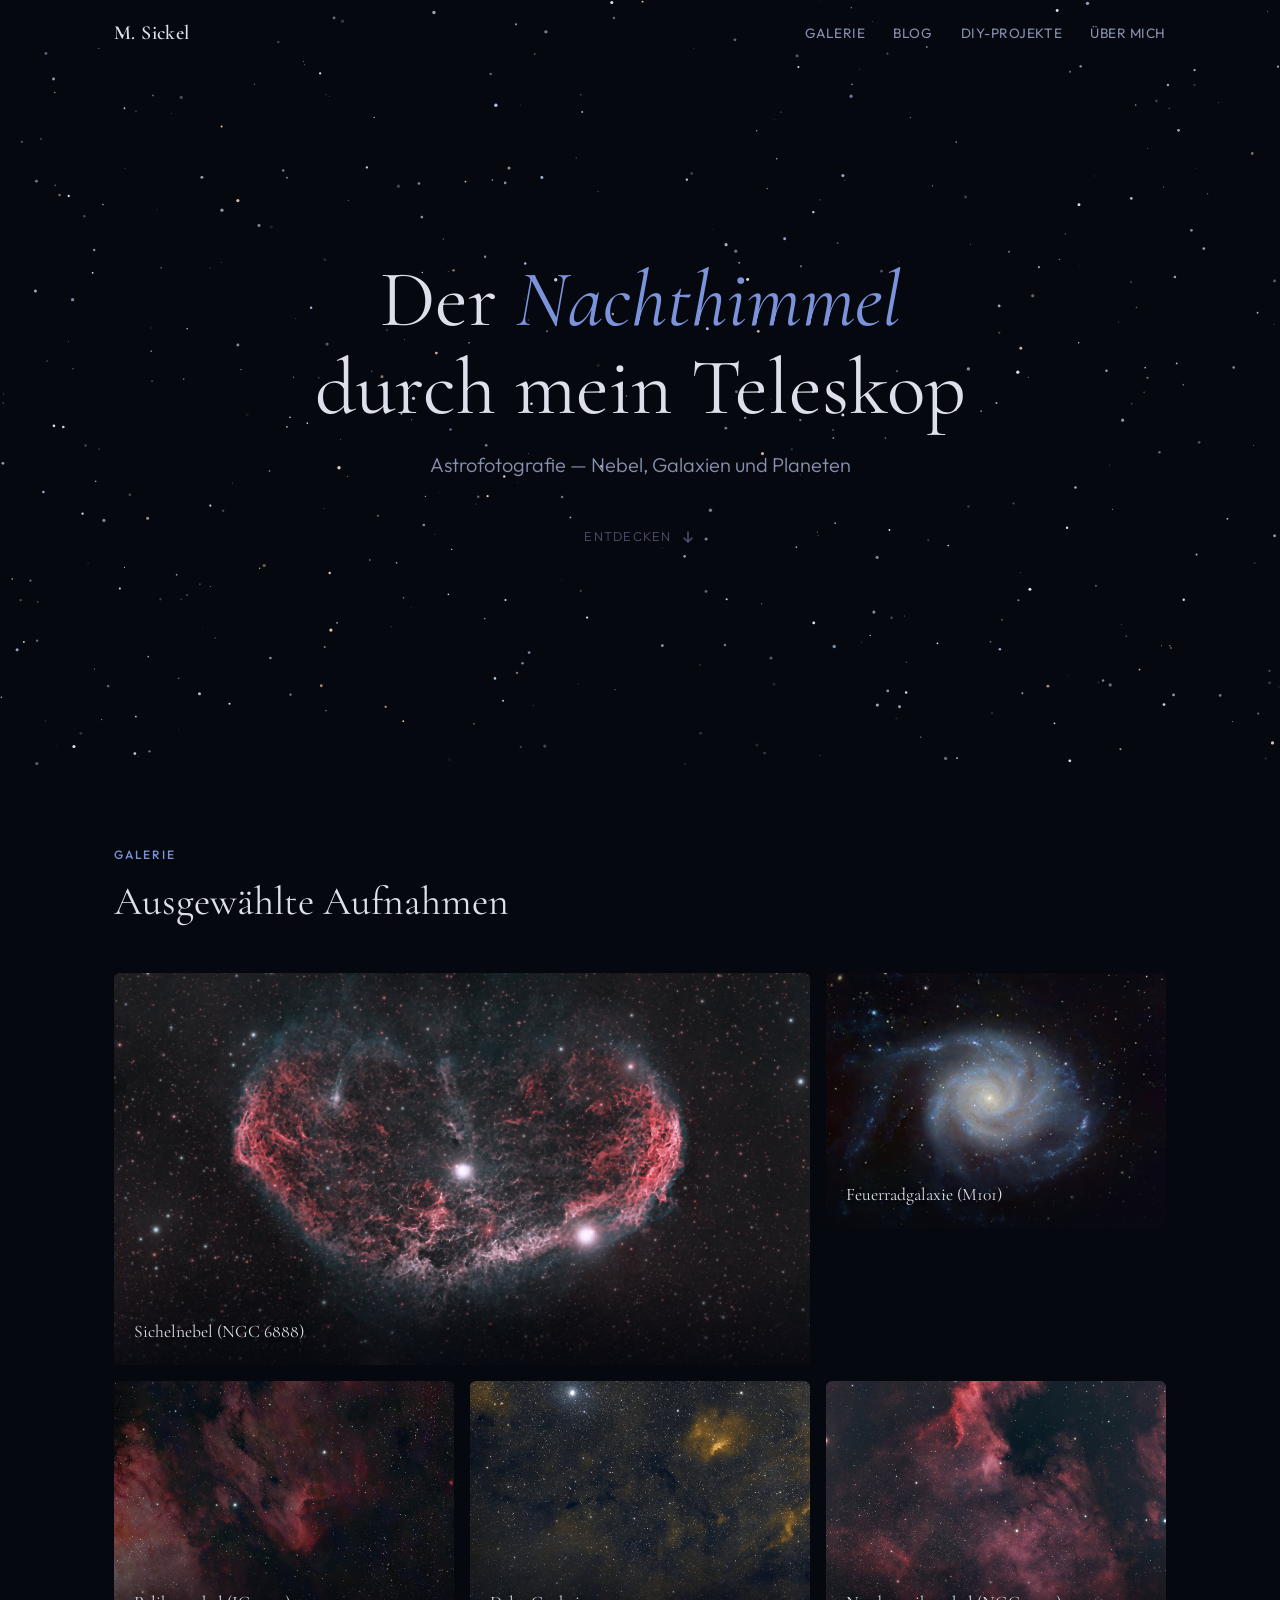
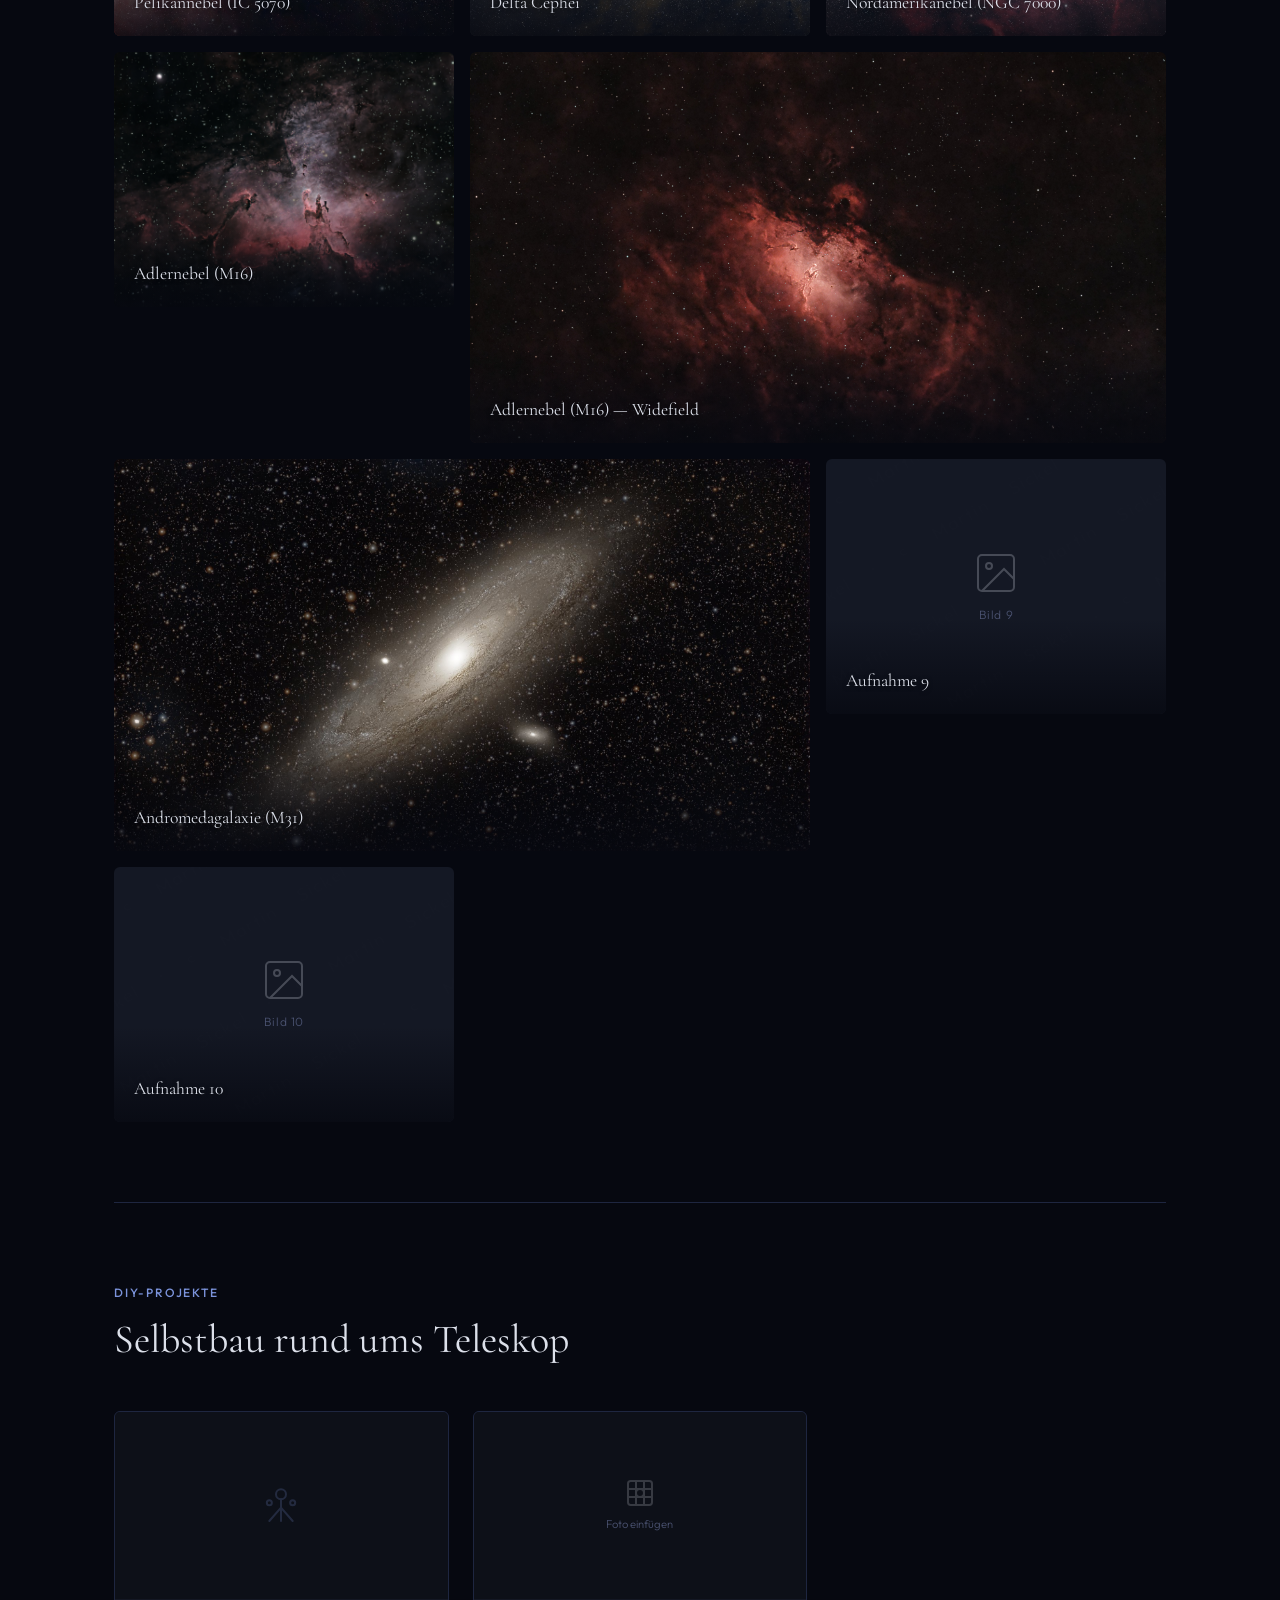
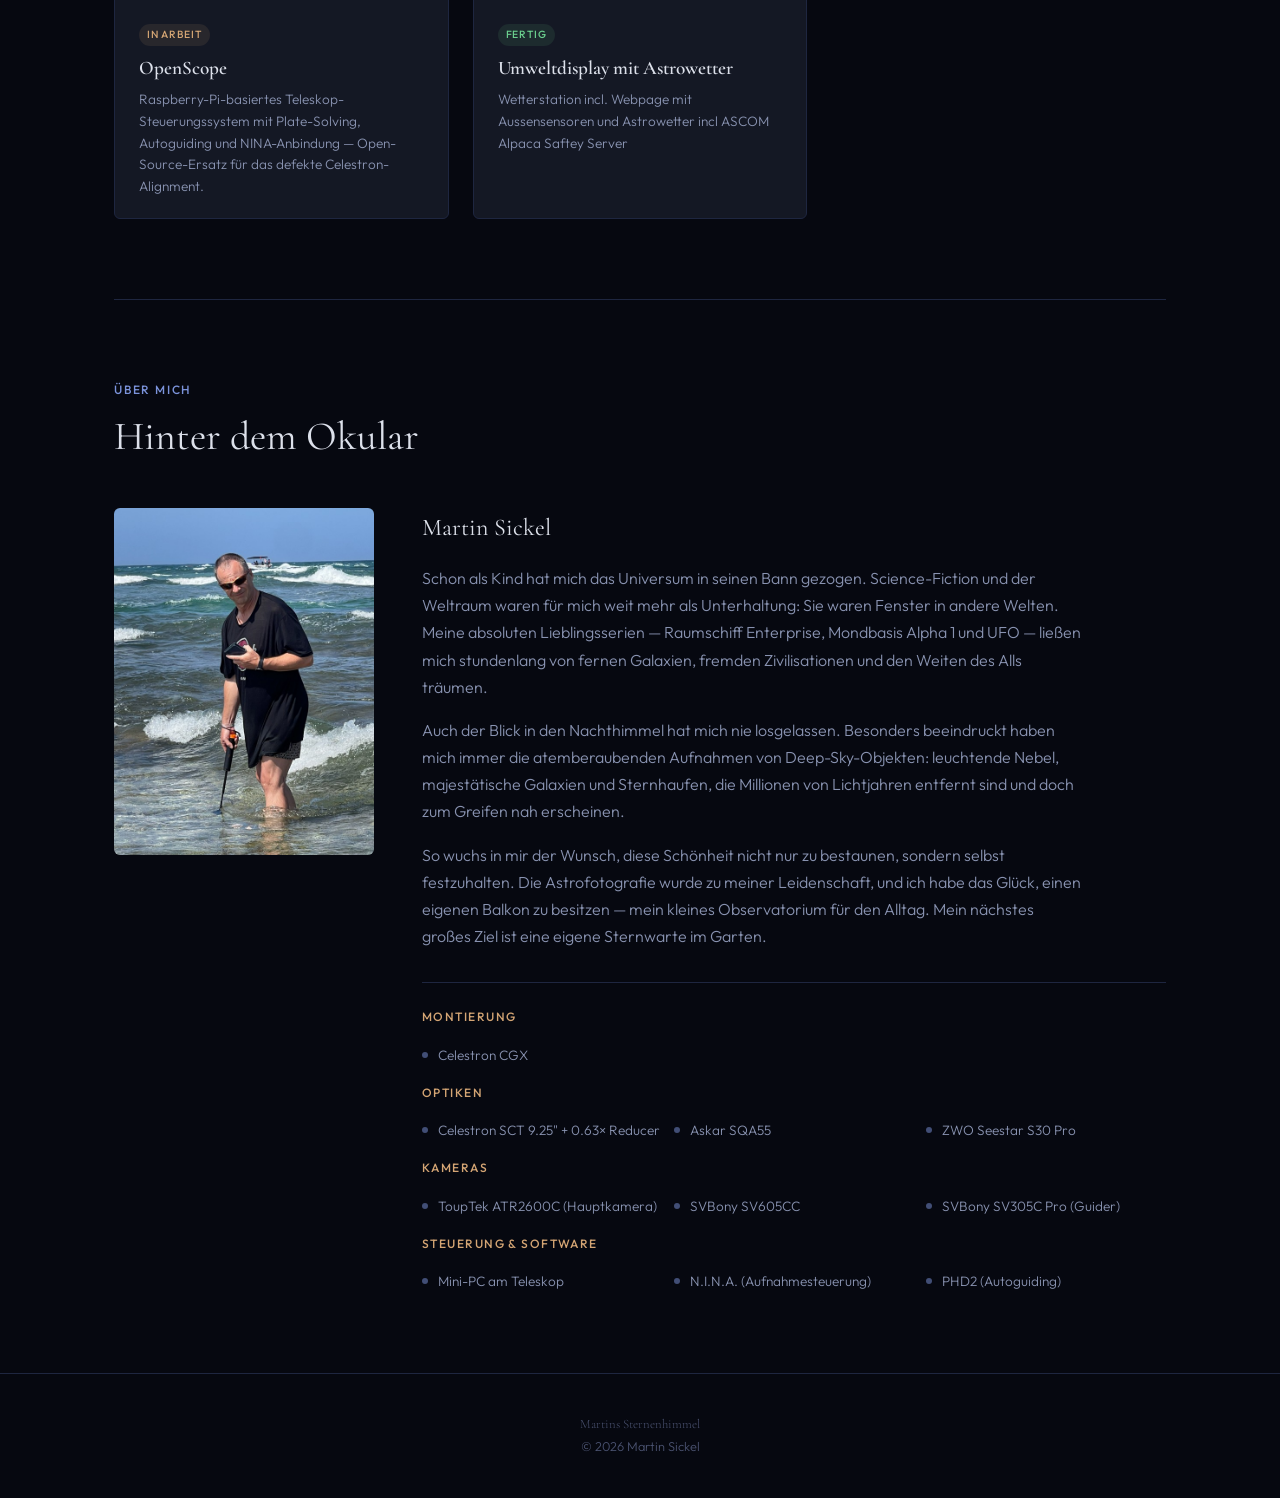
<file: index - Kopie.html>
<!DOCTYPE html>
<html lang="de">
<head>
  <meta charset="UTF-8">
  <meta name="viewport" content="width=device-width, initial-scale=1.0">
  <title>Martins Sternenhimmel</title>
  <meta name="description" content="Astrofotografie — Nebel, Galaxien und Planeten durch mein Teleskop">
  <link rel="stylesheet" href="https://fonts.googleapis.com/css2?family=Cormorant+Garamond:ital,wght@0,400;0,600;1,400&family=Outfit:wght@300;400;500&display=swap">
  <link rel="stylesheet" href="style.css">
</head>
<body>

<!-- Navigation -->
<nav class="site-nav" id="nav">
  <div class="nav-inner">
    <a href="index.html" class="nav-logo">M. Sickel</a>
    <button class="nav-toggle" aria-label="Menü" id="menuToggle">&#9776;</button>
    <ul class="nav-links" id="navLinks">
      <li><a href="#galerie">Galerie</a></li>
      <li><a href="#blog">Blog</a></li>
      <li><a href="#diy">DIY-Projekte</a></li>
      <li><a href="#ueber-mich">Über mich</a></li>
    </ul>
  </div>
</nav>

<!-- Hero -->
<section class="hero" id="hero">
  <canvas id="starfield"></canvas>
  <div class="hero-content">
    <h1>Der <em>Nachthimmel</em><br>durch mein Teleskop</h1>
    <p class="hero-sub">Astrofotografie &mdash; Nebel, Galaxien und Planeten</p>
    <a href="#galerie" class="hero-scroll">
      Entdecken
      <svg width="16" height="16" viewBox="0 0 16 16" fill="none"><path d="M8 3v10M4 9l4 4 4-4" stroke="currentColor" stroke-width="1.5" stroke-linecap="round" stroke-linejoin="round"/></svg>
    </a>
  </div>
</section>

<!-- Gallery -->
<section class="section" id="galerie">
  <div class="section-header">
    <p class="section-label">Galerie</p>
    <h2 class="section-title">Ausgewählte Aufnahmen</h2>
  </div>
  <div class="gallery-grid">

    <div class="gallery-item wide" tabindex="0" data-title="Sichelnebel (NGC 6888)" data-desc="Eine vom Wolf-Rayet-Stern WR 136 geformte Gasblase im Sternbild Schwan. Die filigrane Struktur zeigt Wasserstoff (rot) und ionisierten Sauerstoff (blaugrün) — zwei Wellenlängen, die den gewaltigen Sternwind sichtbar machen." data-meta="Celestron SCT 9.25&quot; + 0.63× Reducer · Sternbild Schwan · ca. 5.000 Lichtjahre" data-img="bilder/galerie/ngc6888-sichelnebel.jpg" data-annotations='[{"x":48,"y":45,"label":"WR 136"},{"x":35,"y":30,"label":"NGC 6888"}]'>
      <div class="gallery-visual" style="background-image: url('bilder/galerie/ngc6888-sichelnebel.jpg')"></div>
      <div class="gallery-caption"><h3>Sichelnebel (NGC 6888)</h3><p>Wolf-Rayet-Nebel im Schwan</p></div>
    </div>

    <div class="gallery-item" tabindex="0" data-title="Feuerradgalaxie (M101)" data-desc="Eine der schönsten Spiralgalaxien am Himmel — 21 Millionen Lichtjahre entfernt im Großen Bären, nahezu exakt von oben zu sehen. Die Spiralarme zeigen blaue Sternentstehungsgebiete und rötliche HII-Regionen." data-meta="Celestron SCT 9.25&quot; + 0.63× Reducer · Sternbild Großer Bär · 21 Mio. Lichtjahre" data-img="bilder/galerie/m101-feuerrad.jpg" data-annotations='[{"x":44,"y":43,"label":"Kern M101"},{"x":28,"y":32,"label":"NGC 5461"},{"x":58,"y":58,"label":"NGC 5462"}]'>
      <div class="gallery-visual" style="background-image: url('bilder/galerie/m101-feuerrad.jpg')"></div>
      <div class="gallery-caption"><h3>Feuerradgalaxie (M101)</h3><p>Spiralgalaxie im Großen Bären</p></div>
    </div>

    <div class="gallery-item" tabindex="0" data-title="Pelikannebel (IC 5070)" data-desc="Ein Emissionsnebel im Sternbild Schwan, direkt neben dem Nordamerikanebel gelegen. Die dunklen Strukturen sind dichte Staubwolken, die das Licht dahinterliegender Sterne blockieren. 312 Einzelbelichtungen à 60 Sekunden, verarbeitet mit Drizzle." data-meta="Seestar S30 Pro · 312 × 60s · Sternbild Schwan · ca. 1.800 Lichtjahre" data-img="bilder/galerie/ic5070-pelikannebel.jpg" data-annotations='[{"x":55,"y":22,"label":"IC 5070"},{"x":45,"y":38,"label":"IC 5067 (Ionisationsfront)"},{"x":30,"y":60,"label":"LDN 935"}]'>
      <div class="gallery-visual" style="background-image: url('bilder/galerie/ic5070-pelikannebel.jpg')"></div>
      <div class="gallery-caption"><h3>Pelikannebel (IC 5070)</h3><p>312 × 60s Belichtung</p></div>
    </div>

    <div class="gallery-item" tabindex="0" data-title="Delta Cephei und Umgebung" data-desc="Der Namensgeber der Cepheiden-Veränderlichen, eingebettet in die Nebelregion des Sternbilds Kepheus. Der helle Stern oben links ist Delta Cephei selbst — ein pulsierender Überriese, dessen Helligkeitsschwankungen 1784 entdeckt wurden und bis heute als kosmischer Entfernungsmesser dienen." data-meta="Seestar S30 Pro · Sternbild Kepheus · ca. 890 Lichtjahre" data-img="bilder/galerie/delta-cephei.jpg" data-annotations='[{"x":28,"y":20,"label":"δ Cephei"},{"x":65,"y":18,"label":"Sh2-132"},{"x":45,"y":45,"label":"Sh2-129"}]'>
      <div class="gallery-visual" style="background-image: url('bilder/galerie/delta-cephei.jpg')"></div>
      <div class="gallery-caption"><h3>Delta Cephei</h3><p>Weitfeld im Kepheus</p></div>
    </div>

    <div class="gallery-item" tabindex="0" data-title="Nordamerikanebel (NGC 7000)" data-desc="Der markante Emissionsnebel im Sternbild Schwan verdankt seinen Namen der auffälligen Ähnlichkeit mit dem nordamerikanischen Kontinent. Die leuchtenden Wasserstoffwolken erstrecken sich über fast 2° am Himmel — viermal der scheinbare Monddurchmesser." data-meta="Seestar S30 Pro · Sternbild Schwan · ca. 1.600 Lichtjahre" data-img="bilder/galerie/ngc7000-nordamerikanebel.jpg" data-overlay="bilder/galerie/ngc7000-overlay.png">
      <div class="gallery-visual" style="background-image: url('bilder/galerie/ngc7000-nordamerikanebel.jpg')"></div>
      <div class="gallery-caption"><h3>Nordamerikanebel (NGC 7000)</h3><p>Emissionsnebel im Schwan</p></div>
    </div>

    <div class="gallery-item" tabindex="0" data-title="Adlernebel (M16)" data-desc="Der Adlernebel im Sternbild Schlange beherbergt die berühmten &bdquo;Säulen der Schöpfung&ldquo; — gewaltige Gassäulen, in denen neue Sterne entstehen. Der offene Sternhaufen IC 4703 beleuchtet den umgebenden Emissionsnebel Sh2-49." data-meta="Seestar S30 Pro · Sternbild Schlange · ca. 7.000 Lichtjahre" data-img="bilder/galerie/m16-adlernebel.jpg" data-overlay="bilder/galerie/m16-overlay.jpg">
      <div class="gallery-visual" style="background-image: url('bilder/galerie/m16-adlernebel.jpg')"></div>
      <div class="gallery-caption"><h3>Adlernebel (M16)</h3><p>Emissionsnebel in der Schlange</p></div>
    </div>

    <div class="gallery-item wide" tabindex="0" data-title="Adlernebel (M16) — Widefield" data-desc="Eine Weitfeldaufnahme der eindrucksvollen Nebelregion rund um den Adlernebel (M16) im Sternbild Schlange. Das Overlay zeigt die ionisierten Gasstrukturen sowie annotierte Deep-Sky-Objekte." data-meta="Seestar S30 Pro · Sternbild Schlange · ca. 7.000 Lichtjahre" data-img="bilder/galerie/M_16_Widefield.jpg" data-overlay="bilder/galerie/M_16_Widefield_annotated.jpg">
      <div class="gallery-visual" style="background-image: url('bilder/galerie/M_16_Widefield.jpg')"></div>
      <div class="gallery-caption"><h3>Adlernebel (M16) — Widefield</h3><p>Weitfeldaufnahme im Sternbild Schlange</p></div>
    </div>

    <div class="gallery-item wide" tabindex="0" data-title="Andromedagalaxie (M31)" data-desc="Die Andromedagalaxie ist mit rund 2,5 Millionen Lichtjahren Entfernung die nächste große Spiralgalaxie und das fernste Objekt, das mit bloßem Auge sichtbar ist. Mit ihren Begleitgalaxien NGC 205 (M110) und NGC 221 (M32) bildet sie das eindrucksvollste Galaxien-Trio am Nordhimmel." data-meta="Seestar S30 Pro · Sternbild Andromeda · ca. 2,5 Mio. Lichtjahre" data-img="bilder/galerie/m31-andromeda.jpg" data-overlay="bilder/galerie/m31-overlay.jpg">
      <div class="gallery-visual" style="background-image: url('bilder/galerie/m31-andromeda.jpg')"></div>
      <div class="gallery-caption"><h3>Andromedagalaxie (M31)</h3><p>Spiralgalaxie in der Andromeda</p></div>
    </div>

    <div class="gallery-item" tabindex="0" data-title="Titel der Aufnahme" data-desc="Beschreibung der Aufnahme." data-meta="Aufnahmedaten">
      <div class="gallery-visual gallery-placeholder">
        <svg width="48" height="48" viewBox="0 0 24 24" fill="none" stroke="currentColor" stroke-width="1"><rect x="3" y="3" width="18" height="18" rx="2"/><circle cx="8.5" cy="8.5" r="1.5"/><path d="M21 15l-5-5L5 21"/></svg>
        <span>Bild 9</span>
      </div>
      <div class="gallery-caption"><h3>Aufnahme 9</h3><p>Aufnahmedaten</p></div>
    </div>

    <div class="gallery-item" tabindex="0" data-title="Titel der Aufnahme" data-desc="Beschreibung der Aufnahme." data-meta="Aufnahmedaten">
      <div class="gallery-visual gallery-placeholder">
        <svg width="48" height="48" viewBox="0 0 24 24" fill="none" stroke="currentColor" stroke-width="1"><rect x="3" y="3" width="18" height="18" rx="2"/><circle cx="8.5" cy="8.5" r="1.5"/><path d="M21 15l-5-5L5 21"/></svg>
        <span>Bild 10</span>
      </div>
      <div class="gallery-caption"><h3>Aufnahme 10</h3><p>Aufnahmedaten</p></div>
    </div>

  </div>
</section>

<!-- Lightbox -->
<div class="lightbox hidden" id="lightbox">
  <button class="lightbox-close" aria-label="Schließen">&times;</button>
  <div class="lightbox-inner">
    <div class="lightbox-visual" id="lbVisual">
      <div class="lb-img-wrap" id="lbImgWrap"></div>
      <div class="lb-controls">
        <button class="lb-btn" id="lbAnnoBtn" title="Beschriftungen ein/aus">
          <svg viewBox="0 0 24 24" fill="none" stroke="currentColor" stroke-width="2" stroke-linecap="round"><circle cx="12" cy="12" r="4"/><path d="M12 2v4M12 18v4M2 12h4M18 12h4"/></svg>
        </button>
        <button class="lb-btn" id="lbZoomIn" title="Vergrößern">
          <svg viewBox="0 0 24 24" fill="none" stroke="currentColor" stroke-width="2" stroke-linecap="round"><line x1="12" y1="8" x2="12" y2="16"/><line x1="8" y1="12" x2="16" y2="12"/></svg>
        </button>
        <button class="lb-btn" id="lbZoomOut" title="Verkleinern">
          <svg viewBox="0 0 24 24" fill="none" stroke="currentColor" stroke-width="2" stroke-linecap="round"><line x1="8" y1="12" x2="16" y2="12"/></svg>
        </button>
      </div>
    </div>
    <h3 class="lightbox-title" id="lbTitle"></h3>
    <p class="lightbox-desc" id="lbDesc"></p>
    <p class="lightbox-meta" id="lbMeta"></p>
  </div>
</div>

<div class="section-divider"><hr></div>

<!-- Blog -->
<!-- <section class="section" id="blog">
  <div class="section-header">
    <p class="section-label">Blog</p>
    <h2 class="section-title">Aus dem Beobachtungstagebuch</h2>
  </div>
  <div class="blog-grid">
    <a class="blog-card" href="blog/beitrag-1.html">
      <span class="blog-date">Datum</span>
      <h3>Titel des Beitrags</h3>
      <p>Kurze Vorschau des Beitrags&hellip;</p>
      <span class="blog-tag">Kategorie</span>
    </a>
    <a class="blog-card" href="blog/beitrag-2.html">
      <span class="blog-date">Datum</span>
      <h3>Titel des Beitrags</h3>
      <p>Kurze Vorschau des Beitrags&hellip;</p>
      <span class="blog-tag">Kategorie</span>
    </a>
    <a class="blog-card" href="blog/beitrag-3.html">
      <span class="blog-date">Datum</span>
      <h3>Titel des Beitrags</h3>
      <p>Kurze Vorschau des Beitrags&hellip;</p>
      <span class="blog-tag">Kategorie</span>
    </a>
  </div>
</section> -->

<!-- <div class="section-divider"><hr></div> -->

<!-- DIY Projects -->
<section class="section" id="diy">
  <div class="section-header">
    <p class="section-label">DIY-Projekte</p>
    <h2 class="section-title">Selbstbau rund ums Teleskop</h2>
  </div>
  <div class="diy-grid">
    <a class="diy-card" href="diy/openscope.html">
      <div class="diy-thumb diy-thumb-icon">
        <svg width="40" height="40" viewBox="0 0 24 24" fill="none" stroke="var(--accent)" stroke-width="1.2" stroke-linecap="round" stroke-linejoin="round"><circle cx="12" cy="5" r="3"/><path d="M12 8v13"/><path d="M5 21l7-8 7 8"/><circle cx="5" cy="10" r="1.5"/><circle cx="19" cy="10" r="1.5"/></svg>
      </div>
      <div class="diy-body">
        <span class="diy-status wip">In Arbeit</span>
        <h3>OpenScope</h3>
        <p>Raspberry-Pi-basiertes Teleskop-Steuerungssystem mit Plate-Solving, Autoguiding und NINA-Anbindung — Open-Source-Ersatz für das defekte Celestron-Alignment.</p>
      </div>
    </a>
    <a class="diy-card" href="diy/umweltdisplay.html">
      <div class="diy-thumb">
        <svg width="32" height="32" viewBox="0 0 24 24" fill="none" stroke="currentColor" stroke-width="1.5" stroke-linecap="round"><rect x="3" y="3" width="18" height="18" rx="2"/><circle cx="12" cy="12" r="3"/><path d="M3 9h18M3 15h18M9 3v18M15 3v18"/></svg>
        <span>Foto einfügen</span>
      </div>
      <div class="diy-body">
        <span class="diy-status done">Fertig</span>
        <h3>Umweltdisplay mit Astrowetter</h3>
        <p>Wetterstation incl. Webpage mit Aussensensoren und Astrowetter incl ASCOM Alpaca Saftey Server</p>
      </div>
    </a>
<!--     <a class="diy-card" href="diy/projekt-3.html">
      <div class="diy-thumb">
        <svg width="32" height="32" viewBox="0 0 24 24" fill="none" stroke="currentColor" stroke-width="1.5" stroke-linecap="round"><rect x="3" y="3" width="18" height="18" rx="2"/><circle cx="12" cy="12" r="3"/><path d="M3 9h18M3 15h18M9 3v18M15 3v18"/></svg>
        <span>Foto einfügen</span>
      </div>
      <div class="diy-body">
        <span class="diy-status wip">In Arbeit</span>
        <h3>Projekttitel</h3>
        <p>Kurze Beschreibung des Projekts.</p>
      </div>
    </a>
    <a class="diy-card" href="diy/projekt-4.html">
      <div class="diy-thumb">
        <svg width="32" height="32" viewBox="0 0 24 24" fill="none" stroke="currentColor" stroke-width="1.5" stroke-linecap="round"><rect x="3" y="3" width="18" height="18" rx="2"/><circle cx="12" cy="12" r="3"/><path d="M3 9h18M3 15h18M9 3v18M15 3v18"/></svg>
        <span>Foto einfügen</span>
      </div>
      <div class="diy-body">
        <span class="diy-status planned">Geplant</span>
        <h3>Projekttitel</h3>
        <p>Kurze Beschreibung des Projekts.</p>
      </div>
    </a> -->
  </div>
</section>

<div class="section-divider"><hr></div>

<!-- About -->
<section class="section" id="ueber-mich">
  <div class="section-header">
    <p class="section-label">Über mich</p>
    <h2 class="section-title">Hinter dem Okular</h2>
  </div>
  <div class="about-layout">
    <div class="about-portrait">
      <img src="bilder/profil-martin.jpg" alt="Martin Sickel">
    </div>
    <div class="about-text">
      <h3>Martin Sickel</h3>
      <p>Schon als Kind hat mich das Universum in seinen Bann gezogen. Science-Fiction und der Weltraum waren für mich weit mehr als Unterhaltung: Sie waren Fenster in andere Welten. Meine absoluten Lieblingsserien &mdash; Raumschiff Enterprise, Mondbasis Alpha 1 und UFO &mdash; ließen mich stundenlang von fernen Galaxien, fremden Zivilisationen und den Weiten des Alls träumen.</p>
      <p>Auch der Blick in den Nachthimmel hat mich nie losgelassen. Besonders beeindruckt haben mich immer die atemberaubenden Aufnahmen von Deep-Sky-Objekten: leuchtende Nebel, majestätische Galaxien und Sternhaufen, die Millionen von Lichtjahren entfernt sind und doch zum Greifen nah erscheinen.</p>
      <p>So wuchs in mir der Wunsch, diese Schönheit nicht nur zu bestaunen, sondern selbst festzuhalten. Die Astrofotografie wurde zu meiner Leidenschaft, und ich habe das Glück, einen eigenen Balkon zu besitzen &mdash; mein kleines Observatorium für den Alltag. Mein nächstes großes Ziel ist eine eigene Sternwarte im Garten.</p>
      <div class="equipment-list">
        <h4>Montierung</h4>
        <div class="equipment-grid">
          <div class="equip-item">Celestron CGX</div>
        </div>
      </div>
      <div class="equipment-list">
        <h4>Optiken</h4>
        <div class="equipment-grid">
          <div class="equip-item">Celestron SCT 9.25" + 0.63× Reducer</div>
          <div class="equip-item">Askar SQA55</div>
          <div class="equip-item">ZWO Seestar S30 Pro</div>
        </div>
      </div>
      <div class="equipment-list">
        <h4>Kameras</h4>
        <div class="equipment-grid">
          <div class="equip-item">ToupTek ATR2600C (Hauptkamera)</div>
          <div class="equip-item">SVBony SV605CC </div>
		  <div class="equip-item">SVBony SV305C Pro (Guider)</div>
        </div>
      </div>
      <div class="equipment-list">
        <h4>Steuerung &amp; Software</h4>
        <div class="equipment-grid">
          <div class="equip-item">Mini-PC am Teleskop</div>
          <div class="equip-item">N.I.N.A. (Aufnahmesteuerung)</div>
          <div class="equip-item">PHD2 (Autoguiding)</div>
        </div>
      </div>
    </div>
  </div>
</section>

<!-- Footer -->
<footer class="site-footer">
  <div class="footer-inner">
    <p class="footer-name">Martins Sternenhimmel</p>
    <p>&copy; 2026 Martin Sickel</p>
  </div>
</footer>

<script>
  // Starfield
  (function() {
    var canvas = document.getElementById('starfield');
    if (!canvas) return;
    var ctx = canvas.getContext('2d');
    var w, h, stars = [];
    var noMotion = matchMedia('(prefers-reduced-motion: reduce)').matches;
    function resize() { w = canvas.width = canvas.offsetWidth; h = canvas.height = canvas.offsetHeight; }
    function init() {
      resize(); stars = [];
      var n = Math.floor((w * h) / 2200);
      for (var i = 0; i < n; i++) {
        stars.push({
          x: Math.random()*w, y: Math.random()*h,
          r: Math.random()*1.4+0.3, base: Math.random()*0.6+0.35,
          speed: Math.random()*0.007+0.002, phase: Math.random()*Math.PI*2,
          hue: Math.random()>0.7 ? (Math.random()>0.5 ? 220 : 30) : 0
        });
      }
    }
    function draw(t) {
      ctx.clearRect(0,0,w,h);
      for (var i = 0; i < stars.length; i++) {
        var s = stars[i];
        var a = noMotion ? s.base : s.base + Math.sin(t*s.speed+s.phase)*0.3;
        ctx.fillStyle = s.hue
          ? 'hsla('+s.hue+',60%,80%,'+Math.max(0,a)+')'
          : 'rgba(220,224,234,'+Math.max(0,a)+')';
        ctx.beginPath(); ctx.arc(s.x,s.y,s.r,0,Math.PI*2); ctx.fill();
      }
      if (!noMotion) requestAnimationFrame(draw);
    }
    init();
    noMotion ? draw(0) : requestAnimationFrame(draw);
    window.addEventListener('resize', function() { init(); if (noMotion) draw(0); });
  })();

  // Nav scroll
  window.addEventListener('scroll', function() {
    document.getElementById('nav').classList.toggle('scrolled', window.scrollY > 40);
  }, { passive: true });

  // Mobile menu
  (function() {
    var btn = document.getElementById('menuToggle');
    var links = document.getElementById('navLinks');
    btn.addEventListener('click', function() { links.classList.toggle('open'); });
    links.addEventListener('click', function(e) { if (e.target.tagName === 'A') links.classList.remove('open'); });
  })();

  // Lightbox with Annotations + Zoom/Pan
  (function() {
    var lb = document.getElementById('lightbox');
    var visual = document.getElementById('lbVisual');
    var wrap = document.getElementById('lbImgWrap');
    var annoBtn = document.getElementById('lbAnnoBtn');
    var zoomInBtn = document.getElementById('lbZoomIn');
    var zoomOutBtn = document.getElementById('lbZoomOut');
    var items = document.querySelectorAll('.gallery-item');

    var lbImg = null, annoLayer = null, overlayLayer = null, annotationsOn = false;
    var zoom = 1, panX = 0, panY = 0;
    var isDragging = false, dragStartX, dragStartY, panStartX, panStartY;
    var lastPinchDist = 0;

    function resetView() {
      zoom = 1; panX = 0; panY = 0;
      wrap.style.transform = '';
      visual.classList.remove('zoomed', 'panning');
    }

    function applyTransform() {
      if (zoom <= 1) { resetView(); return; }
      wrap.style.transform = 'translate(' + panX + 'px,' + panY + 'px) scale(' + zoom + ')';
      visual.classList.add('zoomed');
    }

    function zoomAt(mx, my, factor) {
      var nz = Math.max(1, Math.min(6, zoom * factor));
      var r = nz / zoom;
      var rect = visual.getBoundingClientRect();
      panX = (mx - rect.width / 2) * (1 - r) + panX * r;
      panY = (my - rect.height / 2) * (1 - r) + panY * r;
      zoom = nz;
      if (zoom <= 1.01) { zoom = 1; panX = 0; panY = 0; }
      applyTransform();
    }

    function esc(s) { return s.replace(/</g, '&lt;').replace(/>/g, '&gt;'); }

    function openLB(item) {
      resetView(); wrap.innerHTML = '';
      var src = item.dataset.img;
      lbImg = null;
      if (src) {
        lbImg = document.createElement('img');
        lbImg.src = src;
        lbImg.alt = item.dataset.title || '';
        wrap.appendChild(lbImg);
      }
      var overlaySrc = item.dataset.overlay;
      var annos = [];
      try { annos = JSON.parse(item.dataset.annotations || '[]'); } catch (e) {}
      var hasOverlay = !!overlaySrc;
      var hasAnnos = annos.length > 0;

      overlayLayer = null;
      annoLayer = null;

      if (hasOverlay) {
        overlayLayer = document.createElement('div');
        overlayLayer.className = 'lb-overlay' + (annotationsOn ? ' visible' : '');
        var oImg = document.createElement('img');
        oImg.src = overlaySrc;
        oImg.alt = 'Beschriftungen';
        overlayLayer.appendChild(oImg);
        wrap.appendChild(overlayLayer);
      }

      if (hasAnnos) {
        annoLayer = document.createElement('div');
        annoLayer.className = 'lb-annotations' + (annotationsOn ? ' visible' : '');
        for (var i = 0; i < annos.length; i++) {
          var a = annos[i], m = document.createElement('div');
          m.className = 'annotation';
          m.style.left = a.x + '%'; m.style.top = a.y + '%';
          m.innerHTML = '<span class="anno-dot"></span><span class="anno-label">' + esc(a.label) + '</span>';
          annoLayer.appendChild(m);
        }
        wrap.appendChild(annoLayer);
      }

      annoBtn.classList.toggle('active', annotationsOn);
      annoBtn.style.display = (hasOverlay || hasAnnos) ? '' : 'none';
      document.getElementById('lbTitle').textContent = item.dataset.title || '';
      document.getElementById('lbDesc').textContent = item.dataset.desc || '';
      document.getElementById('lbMeta').textContent = item.dataset.meta || '';
      lb.classList.remove('hidden');
      requestAnimationFrame(function() { lb.classList.add('active'); });
    }

    function closeLB() {
      lb.classList.remove('active');
      resetView(); isDragging = false; lbImg = null;
      setTimeout(function() { lb.classList.add('hidden'); }, 300);
    }

    for (var i = 0; i < items.length; i++) {
      (function(el) {
        el.addEventListener('click', function() { openLB(el); });
        el.addEventListener('keydown', function(e) { if (e.key === 'Enter') openLB(el); });
      })(items[i]);
    }
    lb.querySelector('.lightbox-close').addEventListener('click', closeLB);
    lb.addEventListener('click', function(e) { if (e.target === lb) closeLB(); });
    window.addEventListener('keydown', function(e) { if (e.key === 'Escape') closeLB(); });

    annoBtn.addEventListener('click', function(e) {
      e.stopPropagation(); annotationsOn = !annotationsOn;
      annoBtn.classList.toggle('active', annotationsOn);
      if (annoLayer) annoLayer.classList.toggle('visible', annotationsOn);
      if (overlayLayer) overlayLayer.classList.toggle('visible', annotationsOn);
    });
    zoomInBtn.addEventListener('click', function(e) {
      e.stopPropagation();
      var r = visual.getBoundingClientRect();
      zoomAt(r.width / 2, r.height / 2, 1.5);
    });
    zoomOutBtn.addEventListener('click', function(e) {
      e.stopPropagation();
      var r = visual.getBoundingClientRect();
      zoomAt(r.width / 2, r.height / 2, 1 / 1.5);
    });

    visual.addEventListener('wheel', function(e) {
      if (!lbImg) return; e.preventDefault();
      var r = visual.getBoundingClientRect();
      zoomAt(e.clientX - r.left, e.clientY - r.top, e.deltaY < 0 ? 1.2 : 1 / 1.2);
    }, { passive: false });

    visual.addEventListener('dblclick', function(e) {
      if (!lbImg) return;
      if (zoom > 1) { resetView(); applyTransform(); }
      else { var r = visual.getBoundingClientRect(); zoomAt(e.clientX - r.left, e.clientY - r.top, 3); }
    });

    visual.addEventListener('mousedown', function(e) {
      if (zoom <= 1 || !lbImg) return;
      isDragging = true; dragStartX = e.clientX; dragStartY = e.clientY;
      panStartX = panX; panStartY = panY;
      visual.classList.add('panning'); e.preventDefault();
    });
    window.addEventListener('mousemove', function(e) {
      if (!isDragging) return;
      panX = panStartX + (e.clientX - dragStartX);
      panY = panStartY + (e.clientY - dragStartY);
      applyTransform();
    });
    window.addEventListener('mouseup', function() {
      if (isDragging) { isDragging = false; visual.classList.remove('panning'); }
    });

    visual.addEventListener('touchstart', function(e) {
      if (!lbImg) return;
      if (e.touches.length === 1 && zoom > 1) {
        isDragging = true; dragStartX = e.touches[0].clientX; dragStartY = e.touches[0].clientY;
        panStartX = panX; panStartY = panY;
      } else if (e.touches.length === 2) {
        isDragging = false;
        var dx = e.touches[1].clientX - e.touches[0].clientX;
        var dy = e.touches[1].clientY - e.touches[0].clientY;
        lastPinchDist = Math.sqrt(dx * dx + dy * dy);
      }
    }, { passive: true });
    visual.addEventListener('touchmove', function(e) {
      if (!lbImg) return;
      if (e.touches.length === 1 && isDragging) {
        e.preventDefault();
        panX = panStartX + (e.touches[0].clientX - dragStartX);
        panY = panStartY + (e.touches[0].clientY - dragStartY);
        applyTransform();
      } else if (e.touches.length === 2) {
        e.preventDefault();
        var dx = e.touches[1].clientX - e.touches[0].clientX;
        var dy = e.touches[1].clientY - e.touches[0].clientY;
        var dist = Math.sqrt(dx * dx + dy * dy);
        if (lastPinchDist > 0) {
          var r = visual.getBoundingClientRect();
          var cx = ((e.touches[0].clientX + e.touches[1].clientX) / 2) - r.left;
          var cy = ((e.touches[0].clientY + e.touches[1].clientY) / 2) - r.top;
          zoomAt(cx, cy, dist / lastPinchDist);
        }
        lastPinchDist = dist;
      }
    }, { passive: false });
    visual.addEventListener('touchend', function() { isDragging = false; lastPinchDist = 0; });
  })();
</script>

</body>
</html>
</file>
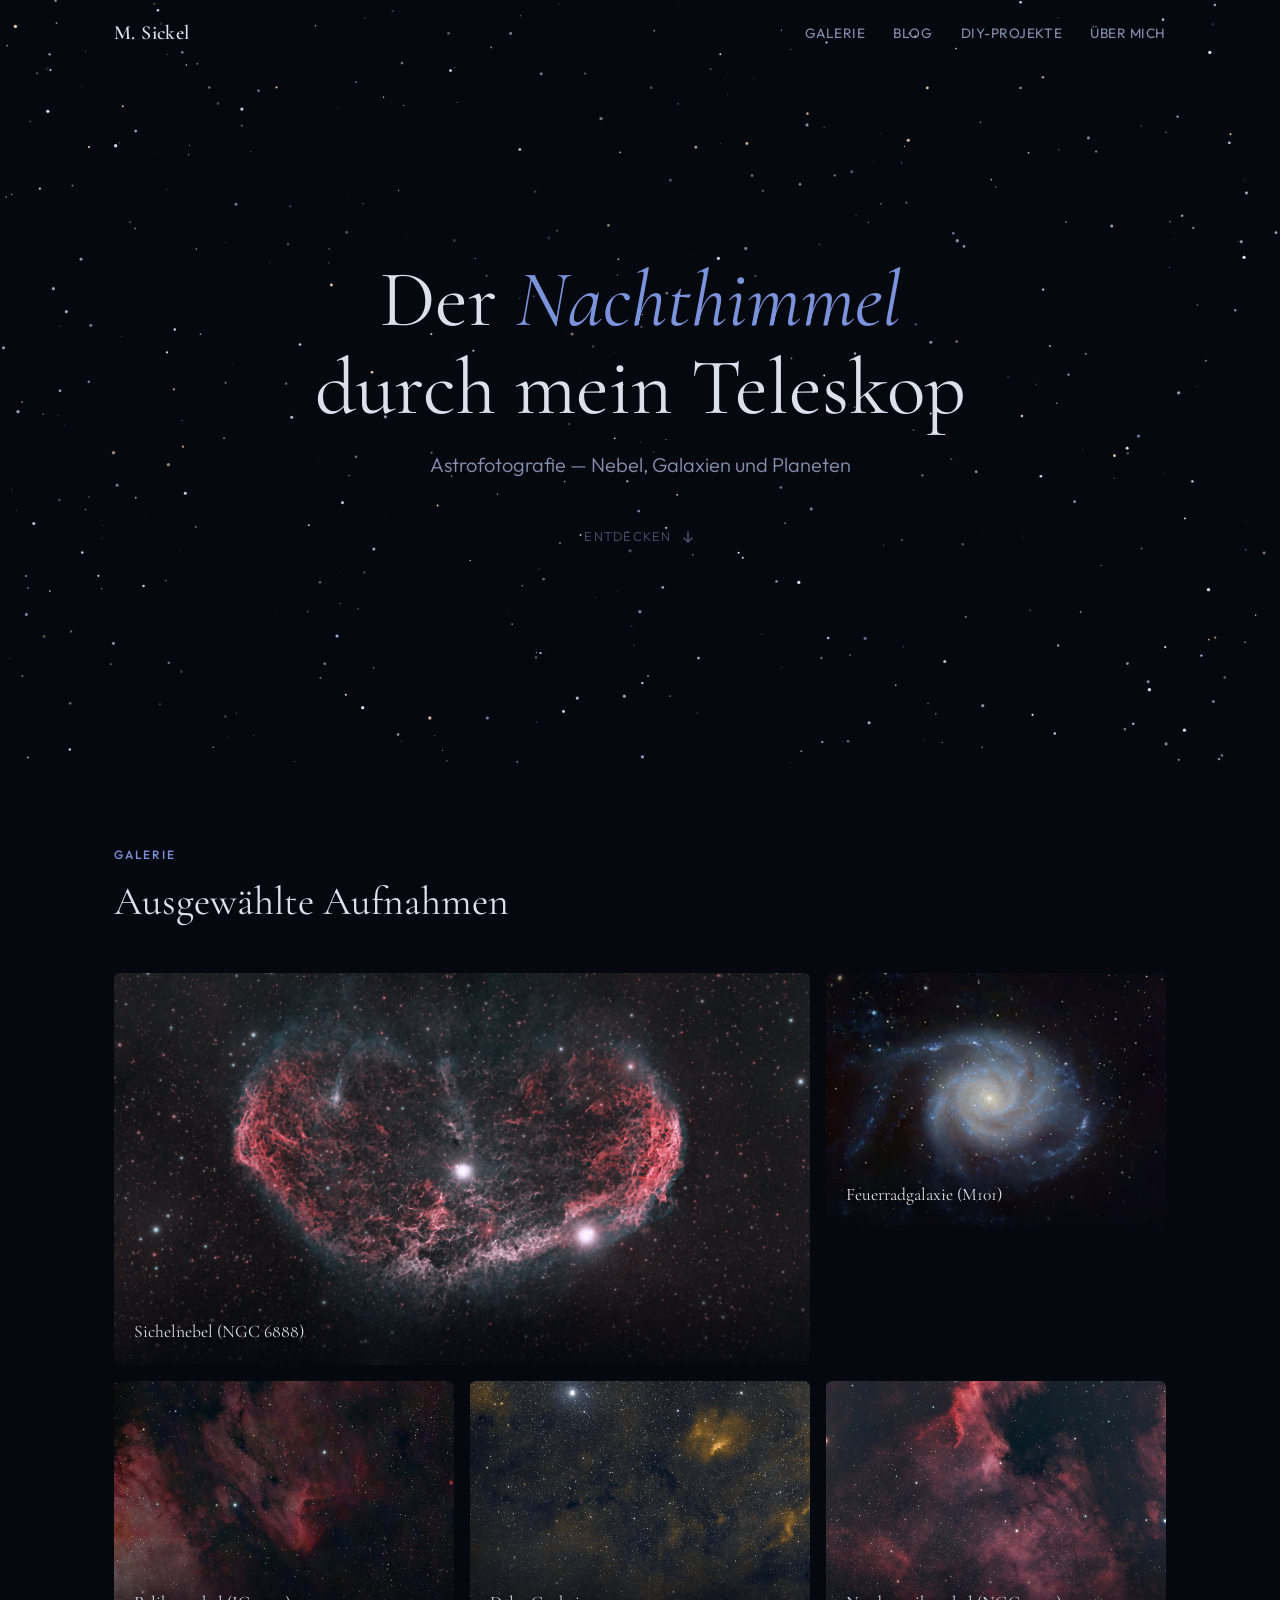
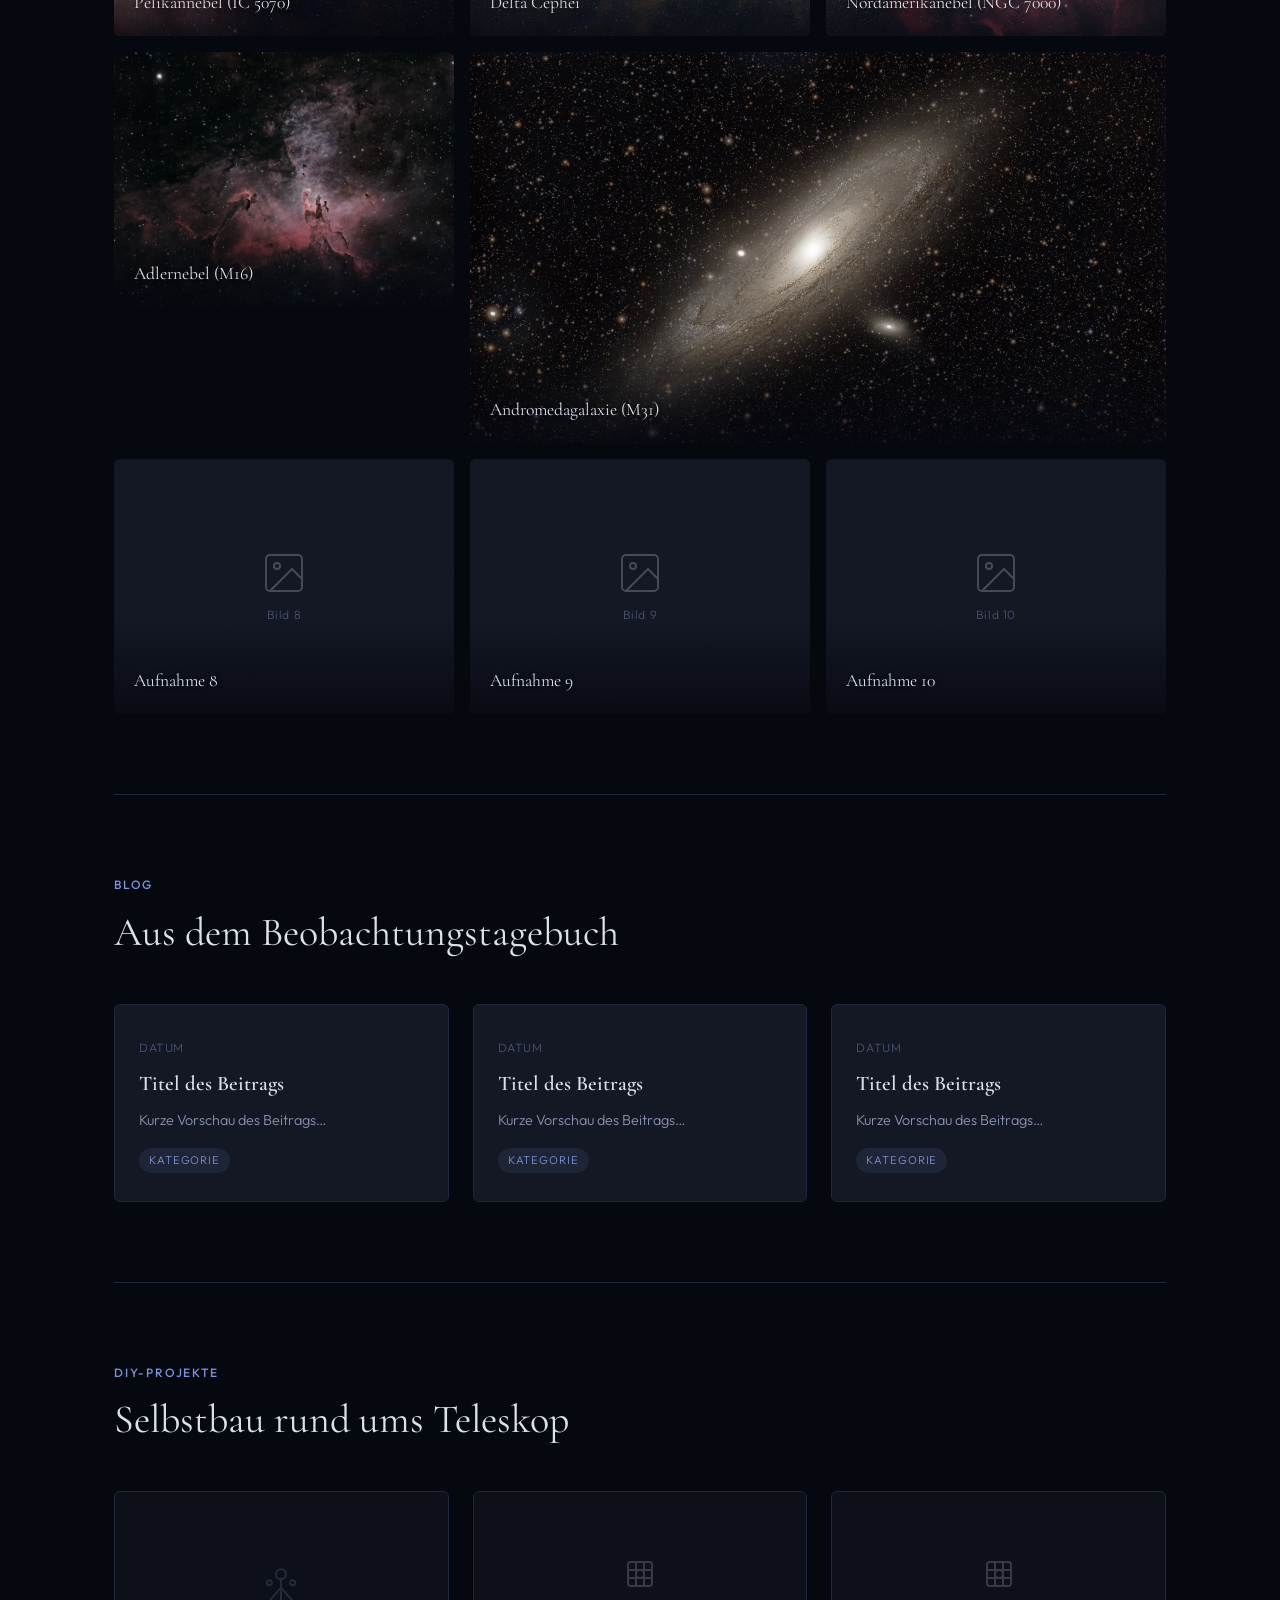
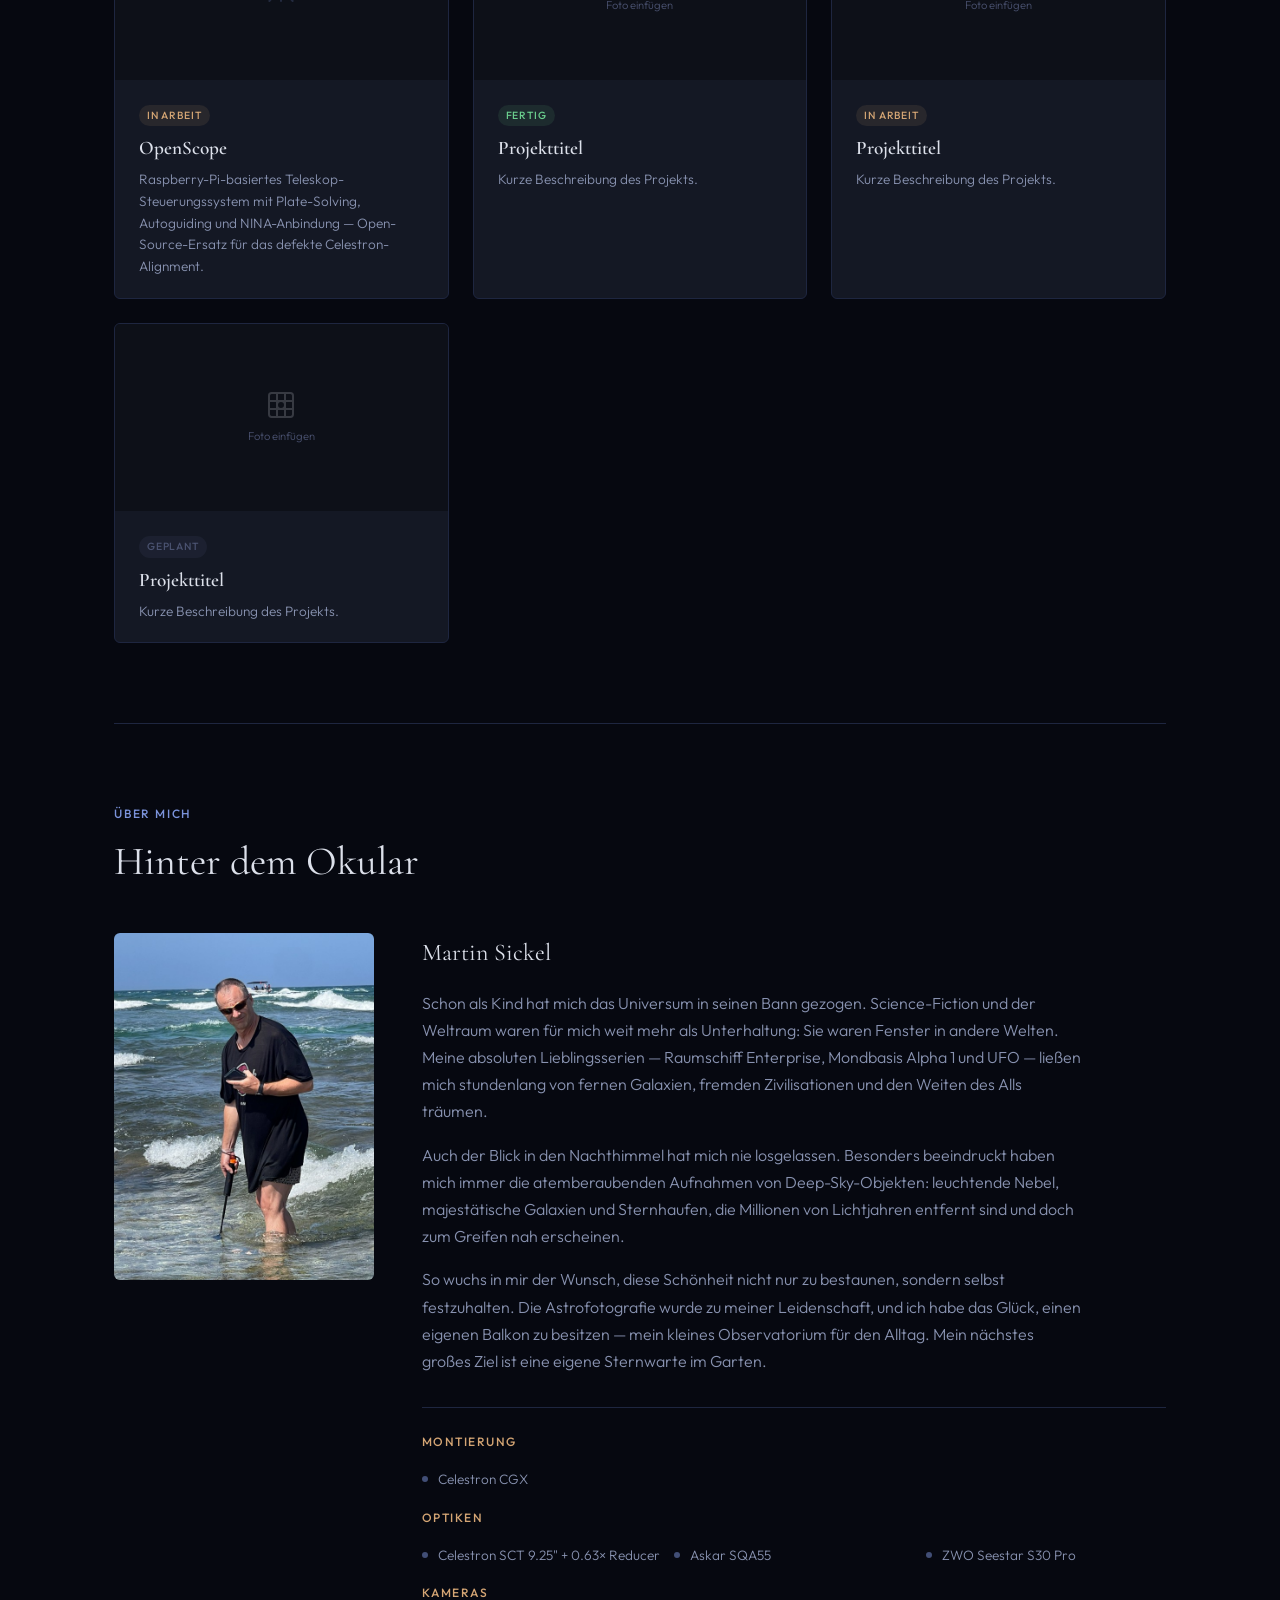
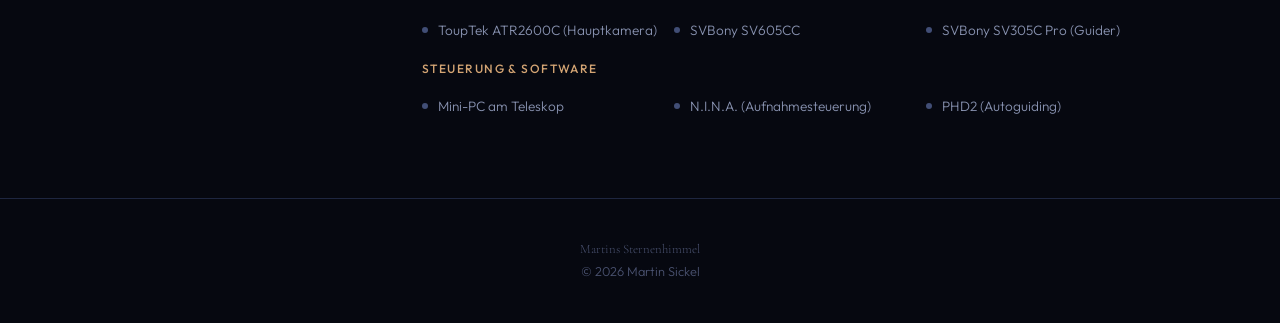
<file: index_old.html>
<!DOCTYPE html>
<html lang="de">
<head>
  <meta charset="UTF-8">
  <meta name="viewport" content="width=device-width, initial-scale=1.0">
  <title>Martins Sternenhimmel</title>
  <meta name="description" content="Astrofotografie — Nebel, Galaxien und Planeten durch mein Teleskop">
  <link rel="stylesheet" href="https://fonts.googleapis.com/css2?family=Cormorant+Garamond:ital,wght@0,400;0,600;1,400&family=Outfit:wght@300;400;500&display=swap">
  <link rel="stylesheet" href="style.css">
</head>
<body>

<!-- Navigation -->
<nav class="site-nav" id="nav">
  <div class="nav-inner">
    <a href="index.html" class="nav-logo">M. Sickel</a>
    <button class="nav-toggle" aria-label="Menü" id="menuToggle">&#9776;</button>
    <ul class="nav-links" id="navLinks">
      <li><a href="#galerie">Galerie</a></li>
      <li><a href="#blog">Blog</a></li>
      <li><a href="#diy">DIY-Projekte</a></li>
      <li><a href="#ueber-mich">Über mich</a></li>
    </ul>
  </div>
</nav>

<!-- Hero -->
<section class="hero" id="hero">
  <canvas id="starfield"></canvas>
  <div class="hero-content">
    <h1>Der <em>Nachthimmel</em><br>durch mein Teleskop</h1>
    <p class="hero-sub">Astrofotografie &mdash; Nebel, Galaxien und Planeten</p>
    <a href="#galerie" class="hero-scroll">
      Entdecken
      <svg width="16" height="16" viewBox="0 0 16 16" fill="none"><path d="M8 3v10M4 9l4 4 4-4" stroke="currentColor" stroke-width="1.5" stroke-linecap="round" stroke-linejoin="round"/></svg>
    </a>
  </div>
</section>

<!-- Gallery -->
<section class="section" id="galerie">
  <div class="section-header">
    <p class="section-label">Galerie</p>
    <h2 class="section-title">Ausgewählte Aufnahmen</h2>
  </div>
  <div class="gallery-grid">

    <!--
      BILD EINBAUEN:
      1. Bild in "bilder/galerie/" legen
      2. Die Platzhalter-Klasse durch ein style ersetzen:
         <div class="gallery-visual" style="background-image: url('bilder/galerie/dein-bild.jpg')"></div>
      3. Titel, Beschreibung und Aufnahmedaten anpassen

      BESCHRIFTUNGEN (Annotations):
      data-annotations='[{"x":50,"y":30,"label":"Objektname"}]'
      x = horizontale Position in % (0=links, 100=rechts)
      y = vertikale Position in % (0=oben, 100=unten)
    -->

    <div class="gallery-item wide" tabindex="0" data-title="Sichelnebel (NGC 6888)" data-desc="Eine vom Wolf-Rayet-Stern WR 136 geformte Gasblase im Sternbild Schwan. Die filigrane Struktur zeigt Wasserstoff (rot) und ionisierten Sauerstoff (blaugrün) — zwei Wellenlängen, die den gewaltigen Sternwind sichtbar machen." data-meta="Celestron SCT 9.25&quot; + 0.63× Reducer · Sternbild Schwan · ca. 5.000 Lichtjahre" data-img="bilder/galerie/ngc6888-sichelnebel.jpg" data-annotations='[{"x":48,"y":45,"label":"WR 136"},{"x":35,"y":30,"label":"NGC 6888"}]'>
      <div class="gallery-visual" style="background-image: url('bilder/galerie/ngc6888-sichelnebel.jpg')"></div>
      <div class="gallery-caption"><h3>Sichelnebel (NGC 6888)</h3><p>Wolf-Rayet-Nebel im Schwan</p></div>
    </div>

    <div class="gallery-item" tabindex="0" data-title="Feuerradgalaxie (M101)" data-desc="Eine der schönsten Spiralgalaxien am Himmel — 21 Millionen Lichtjahre entfernt im Großen Bären, nahezu exakt von oben zu sehen. Die Spiralarme zeigen blaue Sternentstehungsgebiete und rötliche HII-Regionen." data-meta="Celestron SCT 9.25&quot; + 0.63× Reducer · Sternbild Großer Bär · 21 Mio. Lichtjahre" data-img="bilder/galerie/m101-feuerrad.jpg" data-annotations='[{"x":44,"y":43,"label":"Kern M101"},{"x":28,"y":32,"label":"NGC 5461"},{"x":58,"y":58,"label":"NGC 5462"}]'>
      <div class="gallery-visual" style="background-image: url('bilder/galerie/m101-feuerrad.jpg')"></div>
      <div class="gallery-caption"><h3>Feuerradgalaxie (M101)</h3><p>Spiralgalaxie im Großen Bären</p></div>
    </div>

    <div class="gallery-item" tabindex="0" data-title="Pelikannebel (IC 5070)" data-desc="Ein Emissionsnebel im Sternbild Schwan, direkt neben dem Nordamerikanebel gelegen. Die dunklen Strukturen sind dichte Staubwolken, die das Licht dahinterliegender Sterne blockieren. 312 Einzelbelichtungen à 60 Sekunden, verarbeitet mit Drizzle." data-meta="Seestar S30 Pro · 312 × 60s · Sternbild Schwan · ca. 1.800 Lichtjahre" data-img="bilder/galerie/ic5070-pelikannebel.jpg" data-annotations='[{"x":55,"y":22,"label":"IC 5070"},{"x":45,"y":38,"label":"IC 5067 (Ionisationsfront)"},{"x":30,"y":60,"label":"LDN 935"}]'>
      <div class="gallery-visual" style="background-image: url('bilder/galerie/ic5070-pelikannebel.jpg')"></div>
      <div class="gallery-caption"><h3>Pelikannebel (IC 5070)</h3><p>312 × 60s Belichtung</p></div>
    </div>

    <div class="gallery-item" tabindex="0" data-title="Delta Cephei und Umgebung" data-desc="Der Namensgeber der Cepheiden-Veränderlichen, eingebettet in die Nebelregion des Sternbilds Kepheus. Der helle Stern oben links ist Delta Cephei selbst — ein pulsierender Überriese, dessen Helligkeitsschwankungen 1784 entdeckt wurden und bis heute als kosmischer Entfernungsmesser dienen." data-meta="Seestar S30 Pro · Sternbild Kepheus · ca. 890 Lichtjahre" data-img="bilder/galerie/delta-cephei.jpg" data-annotations='[{"x":28,"y":20,"label":"δ Cephei"},{"x":65,"y":18,"label":"Sh2-132"},{"x":45,"y":45,"label":"Sh2-129"}]'>
      <div class="gallery-visual" style="background-image: url('bilder/galerie/delta-cephei.jpg')"></div>
      <div class="gallery-caption"><h3>Delta Cephei</h3><p>Weitfeld im Kepheus</p></div>
    </div>

    <div class="gallery-item" tabindex="0" data-title="Nordamerikanebel (NGC 7000)" data-desc="Der markante Emissionsnebel im Sternbild Schwan verdankt seinen Namen der auffälligen Ähnlichkeit mit dem nordamerikanischen Kontinent. Die leuchtenden Wasserstoffwolken erstrecken sich über fast 2° am Himmel — viermal der scheinbare Monddurchmesser." data-meta="Seestar S30 Pro · Sternbild Schwan · ca. 1.600 Lichtjahre" data-img="bilder/galerie/ngc7000-nordamerikanebel.jpg" data-overlay="bilder/galerie/ngc7000-overlay.png">
      <div class="gallery-visual" style="background-image: url('bilder/galerie/ngc7000-nordamerikanebel.jpg')"></div>
      <div class="gallery-caption"><h3>Nordamerikanebel (NGC 7000)</h3><p>Emissionsnebel im Schwan</p></div>
    </div>

    <div class="gallery-item" tabindex="0" data-title="Adlernebel (M16)" data-desc="Der Adlernebel im Sternbild Schlange beherbergt die berühmten &bdquo;Säulen der Schöpfung&ldquo; — gewaltige Gassäulen, in denen neue Sterne entstehen. Der offene Sternhaufen IC 4703 beleuchtet den umgebenden Emissionsnebel Sh2-49." data-meta="Seestar S30 Pro · Sternbild Schlange · ca. 7.000 Lichtjahre" data-img="bilder/galerie/m16-adlernebel.jpg" data-overlay="bilder/galerie/m16-overlay.png">
      <div class="gallery-visual" style="background-image: url('bilder/galerie/m16-adlernebel.jpg')"></div>
      <div class="gallery-caption"><h3>Adlernebel (M16)</h3><p>Emissionsnebel in der Schlange</p></div>
    </div>

    <div class="gallery-item wide" tabindex="0" data-title="Andromedagalaxie (M31)" data-desc="Die Andromedagalaxie ist mit rund 2,5 Millionen Lichtjahren Entfernung die nächste große Spiralgalaxie und das fernste Objekt, das mit bloßem Auge sichtbar ist. Mit ihren Begleitgalaxien NGC 205 (M110) und NGC 221 (M32) bildet sie das eindrucksvollste Galaxien-Trio am Nordhimmel." data-meta="Seestar S30 Pro · Sternbild Andromeda · ca. 2,5 Mio. Lichtjahre" data-img="bilder/galerie/m31-andromeda.jpg" data-overlay="bilder/galerie/m31-overlay.jpg">
      <div class="gallery-visual" style="background-image: url('bilder/galerie/m31-andromeda.jpg')"></div>
      <div class="gallery-caption"><h3>Andromedagalaxie (M31)</h3><p>Spiralgalaxie in der Andromeda</p></div>
    </div>

    <div class="gallery-item" tabindex="0" data-title="Titel der Aufnahme" data-desc="Beschreibung der Aufnahme." data-meta="Aufnahmedaten">
      <div class="gallery-visual gallery-placeholder">
        <svg width="48" height="48" viewBox="0 0 24 24" fill="none" stroke="currentColor" stroke-width="1"><rect x="3" y="3" width="18" height="18" rx="2"/><circle cx="8.5" cy="8.5" r="1.5"/><path d="M21 15l-5-5L5 21"/></svg>
        <span>Bild 8</span>
      </div>
      <div class="gallery-caption"><h3>Aufnahme 8</h3><p>Aufnahmedaten</p></div>
    </div>

    <div class="gallery-item" tabindex="0" data-title="Titel der Aufnahme" data-desc="Beschreibung der Aufnahme." data-meta="Aufnahmedaten">
      <div class="gallery-visual gallery-placeholder">
        <svg width="48" height="48" viewBox="0 0 24 24" fill="none" stroke="currentColor" stroke-width="1"><rect x="3" y="3" width="18" height="18" rx="2"/><circle cx="8.5" cy="8.5" r="1.5"/><path d="M21 15l-5-5L5 21"/></svg>
        <span>Bild 9</span>
      </div>
      <div class="gallery-caption"><h3>Aufnahme 9</h3><p>Aufnahmedaten</p></div>
    </div>

    <div class="gallery-item" tabindex="0" data-title="Titel der Aufnahme" data-desc="Beschreibung der Aufnahme." data-meta="Aufnahmedaten">
      <div class="gallery-visual gallery-placeholder">
        <svg width="48" height="48" viewBox="0 0 24 24" fill="none" stroke="currentColor" stroke-width="1"><rect x="3" y="3" width="18" height="18" rx="2"/><circle cx="8.5" cy="8.5" r="1.5"/><path d="M21 15l-5-5L5 21"/></svg>
        <span>Bild 10</span>
      </div>
      <div class="gallery-caption"><h3>Aufnahme 10</h3><p>Aufnahmedaten</p></div>
    </div>

  </div>
</section>

<!-- Lightbox -->
<div class="lightbox hidden" id="lightbox">
  <button class="lightbox-close" aria-label="Schließen">&times;</button>
  <div class="lightbox-inner">
    <div class="lightbox-visual" id="lbVisual">
      <div class="lb-img-wrap" id="lbImgWrap"></div>
      <div class="lb-controls">
        <button class="lb-btn" id="lbAnnoBtn" title="Beschriftungen ein/aus">
          <svg viewBox="0 0 24 24" fill="none" stroke="currentColor" stroke-width="2" stroke-linecap="round"><circle cx="12" cy="12" r="4"/><path d="M12 2v4M12 18v4M2 12h4M18 12h4"/></svg>
        </button>
        <button class="lb-btn" id="lbZoomIn" title="Vergrößern">
          <svg viewBox="0 0 24 24" fill="none" stroke="currentColor" stroke-width="2" stroke-linecap="round"><line x1="12" y1="8" x2="12" y2="16"/><line x1="8" y1="12" x2="16" y2="12"/></svg>
        </button>
        <button class="lb-btn" id="lbZoomOut" title="Verkleinern">
          <svg viewBox="0 0 24 24" fill="none" stroke="currentColor" stroke-width="2" stroke-linecap="round"><line x1="8" y1="12" x2="16" y2="12"/></svg>
        </button>
      </div>
    </div>
    <h3 class="lightbox-title" id="lbTitle"></h3>
    <p class="lightbox-desc" id="lbDesc"></p>
    <p class="lightbox-meta" id="lbMeta"></p>
  </div>
</div>

<div class="section-divider"><hr></div>

<!-- Blog -->
<section class="section" id="blog">
  <div class="section-header">
    <p class="section-label">Blog</p>
    <h2 class="section-title">Aus dem Beobachtungstagebuch</h2>
  </div>
  <div class="blog-grid">
    <a class="blog-card" href="blog/beitrag-1.html">
      <span class="blog-date">Datum</span>
      <h3>Titel des Beitrags</h3>
      <p>Kurze Vorschau des Beitrags&hellip;</p>
      <span class="blog-tag">Kategorie</span>
    </a>
    <a class="blog-card" href="blog/beitrag-2.html">
      <span class="blog-date">Datum</span>
      <h3>Titel des Beitrags</h3>
      <p>Kurze Vorschau des Beitrags&hellip;</p>
      <span class="blog-tag">Kategorie</span>
    </a>
    <a class="blog-card" href="blog/beitrag-3.html">
      <span class="blog-date">Datum</span>
      <h3>Titel des Beitrags</h3>
      <p>Kurze Vorschau des Beitrags&hellip;</p>
      <span class="blog-tag">Kategorie</span>
    </a>
  </div>
</section>

<div class="section-divider"><hr></div>

<!-- DIY Projects -->
<section class="section" id="diy">
  <div class="section-header">
    <p class="section-label">DIY-Projekte</p>
    <h2 class="section-title">Selbstbau rund ums Teleskop</h2>
  </div>
  <div class="diy-grid">
    <a class="diy-card" href="diy/openscope.html">
      <div class="diy-thumb diy-thumb-icon">
        <svg width="40" height="40" viewBox="0 0 24 24" fill="none" stroke="var(--accent)" stroke-width="1.2" stroke-linecap="round" stroke-linejoin="round"><circle cx="12" cy="5" r="3"/><path d="M12 8v13"/><path d="M5 21l7-8 7 8"/><circle cx="5" cy="10" r="1.5"/><circle cx="19" cy="10" r="1.5"/></svg>
      </div>
      <div class="diy-body">
        <span class="diy-status wip">In Arbeit</span>
        <h3>OpenScope</h3>
        <p>Raspberry-Pi-basiertes Teleskop-Steuerungssystem mit Plate-Solving, Autoguiding und NINA-Anbindung — Open-Source-Ersatz für das defekte Celestron-Alignment.</p>
      </div>
    </a>
    <a class="diy-card" href="diy/projekt-2.html">
      <div class="diy-thumb">
        <svg width="32" height="32" viewBox="0 0 24 24" fill="none" stroke="currentColor" stroke-width="1.5" stroke-linecap="round"><rect x="3" y="3" width="18" height="18" rx="2"/><circle cx="12" cy="12" r="3"/><path d="M3 9h18M3 15h18M9 3v18M15 3v18"/></svg>
        <span>Foto einfügen</span>
      </div>
      <div class="diy-body">
        <span class="diy-status done">Fertig</span>
        <h3>Projekttitel</h3>
        <p>Kurze Beschreibung des Projekts.</p>
      </div>
    </a>
    <a class="diy-card" href="diy/projekt-3.html">
      <div class="diy-thumb">
        <svg width="32" height="32" viewBox="0 0 24 24" fill="none" stroke="currentColor" stroke-width="1.5" stroke-linecap="round"><rect x="3" y="3" width="18" height="18" rx="2"/><circle cx="12" cy="12" r="3"/><path d="M3 9h18M3 15h18M9 3v18M15 3v18"/></svg>
        <span>Foto einfügen</span>
      </div>
      <div class="diy-body">
        <span class="diy-status wip">In Arbeit</span>
        <h3>Projekttitel</h3>
        <p>Kurze Beschreibung des Projekts.</p>
      </div>
    </a>
    <a class="diy-card" href="diy/projekt-4.html">
      <div class="diy-thumb">
        <svg width="32" height="32" viewBox="0 0 24 24" fill="none" stroke="currentColor" stroke-width="1.5" stroke-linecap="round"><rect x="3" y="3" width="18" height="18" rx="2"/><circle cx="12" cy="12" r="3"/><path d="M3 9h18M3 15h18M9 3v18M15 3v18"/></svg>
        <span>Foto einfügen</span>
      </div>
      <div class="diy-body">
        <span class="diy-status planned">Geplant</span>
        <h3>Projekttitel</h3>
        <p>Kurze Beschreibung des Projekts.</p>
      </div>
    </a>
  </div>
</section>

<div class="section-divider"><hr></div>

<!-- About -->
<section class="section" id="ueber-mich">
  <div class="section-header">
    <p class="section-label">Über mich</p>
    <h2 class="section-title">Hinter dem Okular</h2>
  </div>
  <div class="about-layout">
    <div class="about-portrait">
      <img src="bilder/profil-martin.jpg" alt="Martin Sickel">
    </div>
    <div class="about-text">
      <h3>Martin Sickel</h3>
      <p>Schon als Kind hat mich das Universum in seinen Bann gezogen. Science-Fiction und der Weltraum waren für mich weit mehr als Unterhaltung: Sie waren Fenster in andere Welten. Meine absoluten Lieblingsserien &mdash; Raumschiff Enterprise, Mondbasis Alpha 1 und UFO &mdash; ließen mich stundenlang von fernen Galaxien, fremden Zivilisationen und den Weiten des Alls träumen.</p>
      <p>Auch der Blick in den Nachthimmel hat mich nie losgelassen. Besonders beeindruckt haben mich immer die atemberaubenden Aufnahmen von Deep-Sky-Objekten: leuchtende Nebel, majestätische Galaxien und Sternhaufen, die Millionen von Lichtjahren entfernt sind und doch zum Greifen nah erscheinen.</p>
      <p>So wuchs in mir der Wunsch, diese Schönheit nicht nur zu bestaunen, sondern selbst festzuhalten. Die Astrofotografie wurde zu meiner Leidenschaft, und ich habe das Glück, einen eigenen Balkon zu besitzen &mdash; mein kleines Observatorium für den Alltag. Mein nächstes großes Ziel ist eine eigene Sternwarte im Garten.</p>
      <div class="equipment-list">
        <h4>Montierung</h4>
        <div class="equipment-grid">
          <div class="equip-item">Celestron CGX</div>
        </div>
      </div>
      <div class="equipment-list">
        <h4>Optiken</h4>
        <div class="equipment-grid">
          <div class="equip-item">Celestron SCT 9.25" + 0.63× Reducer</div>
          <div class="equip-item">Askar SQA55</div>
          <div class="equip-item">ZWO Seestar S30 Pro</div>
        </div>
      </div>
      <div class="equipment-list">
        <h4>Kameras</h4>
        <div class="equipment-grid">
          <div class="equip-item">ToupTek ATR2600C (Hauptkamera)</div>
          <div class="equip-item">SVBony SV605CC </div>
		  <div class="equip-item">SVBony SV305C Pro (Guider)</div>
        </div>
      </div>
      <div class="equipment-list">
        <h4>Steuerung &amp; Software</h4>
        <div class="equipment-grid">
          <div class="equip-item">Mini-PC am Teleskop</div>
          <div class="equip-item">N.I.N.A. (Aufnahmesteuerung)</div>
          <div class="equip-item">PHD2 (Autoguiding)</div>
        </div>
      </div>
    </div>
  </div>
</section>

<!-- Footer -->
<footer class="site-footer">
  <div class="footer-inner">
    <p class="footer-name">Martins Sternenhimmel</p>
    <p>&copy; 2026 Martin Sickel</p>
  </div>
</footer>

<script>
  // Starfield
  (function() {
    var canvas = document.getElementById('starfield');
    if (!canvas) return;
    var ctx = canvas.getContext('2d');
    var w, h, stars = [];
    var noMotion = matchMedia('(prefers-reduced-motion: reduce)').matches;
    function resize() { w = canvas.width = canvas.offsetWidth; h = canvas.height = canvas.offsetHeight; }
    function init() {
      resize(); stars = [];
      var n = Math.floor((w * h) / 2200);
      for (var i = 0; i < n; i++) {
        stars.push({
          x: Math.random()*w, y: Math.random()*h,
          r: Math.random()*1.4+0.3, base: Math.random()*0.6+0.35,
          speed: Math.random()*0.007+0.002, phase: Math.random()*Math.PI*2,
          hue: Math.random()>0.7 ? (Math.random()>0.5 ? 220 : 30) : 0
        });
      }
    }
    function draw(t) {
      ctx.clearRect(0,0,w,h);
      for (var i = 0; i < stars.length; i++) {
        var s = stars[i];
        var a = noMotion ? s.base : s.base + Math.sin(t*s.speed+s.phase)*0.3;
        ctx.fillStyle = s.hue
          ? 'hsla('+s.hue+',60%,80%,'+Math.max(0,a)+')'
          : 'rgba(220,224,234,'+Math.max(0,a)+')';
        ctx.beginPath(); ctx.arc(s.x,s.y,s.r,0,Math.PI*2); ctx.fill();
      }
      if (!noMotion) requestAnimationFrame(draw);
    }
    init();
    noMotion ? draw(0) : requestAnimationFrame(draw);
    window.addEventListener('resize', function() { init(); if (noMotion) draw(0); });
  })();

  // Nav scroll
  window.addEventListener('scroll', function() {
    document.getElementById('nav').classList.toggle('scrolled', window.scrollY > 40);
  }, { passive: true });

  // Mobile menu
  (function() {
    var btn = document.getElementById('menuToggle');
    var links = document.getElementById('navLinks');
    btn.addEventListener('click', function() { links.classList.toggle('open'); });
    links.addEventListener('click', function(e) { if (e.target.tagName === 'A') links.classList.remove('open'); });
  })();

  // Lightbox with Annotations + Zoom/Pan
  (function() {
    var lb = document.getElementById('lightbox');
    var visual = document.getElementById('lbVisual');
    var wrap = document.getElementById('lbImgWrap');
    var annoBtn = document.getElementById('lbAnnoBtn');
    var zoomInBtn = document.getElementById('lbZoomIn');
    var zoomOutBtn = document.getElementById('lbZoomOut');
    var items = document.querySelectorAll('.gallery-item');

    var lbImg = null, annoLayer = null, overlayLayer = null, annotationsOn = false;
    var zoom = 1, panX = 0, panY = 0;
    var isDragging = false, dragStartX, dragStartY, panStartX, panStartY;
    var lastPinchDist = 0;

    function resetView() {
      zoom = 1; panX = 0; panY = 0;
      wrap.style.transform = '';
      visual.classList.remove('zoomed', 'panning');
    }

    function applyTransform() {
      if (zoom <= 1) { resetView(); return; }
      wrap.style.transform = 'translate(' + panX + 'px,' + panY + 'px) scale(' + zoom + ')';
      visual.classList.add('zoomed');
    }

    function zoomAt(mx, my, factor) {
      var nz = Math.max(1, Math.min(6, zoom * factor));
      var r = nz / zoom;
      var rect = visual.getBoundingClientRect();
      panX = (mx - rect.width / 2) * (1 - r) + panX * r;
      panY = (my - rect.height / 2) * (1 - r) + panY * r;
      zoom = nz;
      if (zoom <= 1.01) { zoom = 1; panX = 0; panY = 0; }
      applyTransform();
    }

    function esc(s) { return s.replace(/</g, '&lt;').replace(/>/g, '&gt;'); }

    function openLB(item) {
      resetView(); wrap.innerHTML = '';
      var src = item.dataset.img;
      lbImg = null;
      if (src) {
        lbImg = document.createElement('img');
        lbImg.src = src;
        lbImg.alt = item.dataset.title || '';
        wrap.appendChild(lbImg);
      }
      var overlaySrc = item.dataset.overlay;
      var annos = [];
      try { annos = JSON.parse(item.dataset.annotations || '[]'); } catch (e) {}
      var hasOverlay = !!overlaySrc;
      var hasAnnos = annos.length > 0;

      overlayLayer = null;
      annoLayer = null;

      if (hasOverlay) {
        overlayLayer = document.createElement('div');
        overlayLayer.className = 'lb-overlay' + (annotationsOn ? ' visible' : '');
        var oImg = document.createElement('img');
        oImg.src = overlaySrc;
        oImg.alt = 'Beschriftungen';
        overlayLayer.appendChild(oImg);
        wrap.appendChild(overlayLayer);
      }

      if (hasAnnos) {
        annoLayer = document.createElement('div');
        annoLayer.className = 'lb-annotations' + (annotationsOn ? ' visible' : '');
        for (var i = 0; i < annos.length; i++) {
          var a = annos[i], m = document.createElement('div');
          m.className = 'annotation';
          m.style.left = a.x + '%'; m.style.top = a.y + '%';
          m.innerHTML = '<span class="anno-dot"></span><span class="anno-label">' + esc(a.label) + '</span>';
          annoLayer.appendChild(m);
        }
        wrap.appendChild(annoLayer);
      }

      annoBtn.classList.toggle('active', annotationsOn);
      annoBtn.style.display = (hasOverlay || hasAnnos) ? '' : 'none';
      document.getElementById('lbTitle').textContent = item.dataset.title || '';
      document.getElementById('lbDesc').textContent = item.dataset.desc || '';
      document.getElementById('lbMeta').textContent = item.dataset.meta || '';
      lb.classList.remove('hidden');
      requestAnimationFrame(function() { lb.classList.add('active'); });
    }

    function closeLB() {
      lb.classList.remove('active');
      resetView(); isDragging = false; lbImg = null;
      setTimeout(function() { lb.classList.add('hidden'); }, 300);
    }

    for (var i = 0; i < items.length; i++) {
      (function(el) {
        el.addEventListener('click', function() { openLB(el); });
        el.addEventListener('keydown', function(e) { if (e.key === 'Enter') openLB(el); });
      })(items[i]);
    }
    lb.querySelector('.lightbox-close').addEventListener('click', closeLB);
    lb.addEventListener('click', function(e) { if (e.target === lb) closeLB(); });
    window.addEventListener('keydown', function(e) { if (e.key === 'Escape') closeLB(); });

    annoBtn.addEventListener('click', function(e) {
      e.stopPropagation(); annotationsOn = !annotationsOn;
      annoBtn.classList.toggle('active', annotationsOn);
      if (annoLayer) annoLayer.classList.toggle('visible', annotationsOn);
      if (overlayLayer) overlayLayer.classList.toggle('visible', annotationsOn);
    });
    zoomInBtn.addEventListener('click', function(e) {
      e.stopPropagation();
      var r = visual.getBoundingClientRect();
      zoomAt(r.width / 2, r.height / 2, 1.5);
    });
    zoomOutBtn.addEventListener('click', function(e) {
      e.stopPropagation();
      var r = visual.getBoundingClientRect();
      zoomAt(r.width / 2, r.height / 2, 1 / 1.5);
    });

    visual.addEventListener('wheel', function(e) {
      if (!lbImg) return; e.preventDefault();
      var r = visual.getBoundingClientRect();
      zoomAt(e.clientX - r.left, e.clientY - r.top, e.deltaY < 0 ? 1.2 : 1 / 1.2);
    }, { passive: false });

    visual.addEventListener('dblclick', function(e) {
      if (!lbImg) return;
      if (zoom > 1) { resetView(); applyTransform(); }
      else { var r = visual.getBoundingClientRect(); zoomAt(e.clientX - r.left, e.clientY - r.top, 3); }
    });

    visual.addEventListener('mousedown', function(e) {
      if (zoom <= 1 || !lbImg) return;
      isDragging = true; dragStartX = e.clientX; dragStartY = e.clientY;
      panStartX = panX; panStartY = panY;
      visual.classList.add('panning'); e.preventDefault();
    });
    window.addEventListener('mousemove', function(e) {
      if (!isDragging) return;
      panX = panStartX + (e.clientX - dragStartX);
      panY = panStartY + (e.clientY - dragStartY);
      applyTransform();
    });
    window.addEventListener('mouseup', function() {
      if (isDragging) { isDragging = false; visual.classList.remove('panning'); }
    });

    visual.addEventListener('touchstart', function(e) {
      if (!lbImg) return;
      if (e.touches.length === 1 && zoom > 1) {
        isDragging = true; dragStartX = e.touches[0].clientX; dragStartY = e.touches[0].clientY;
        panStartX = panX; panStartY = panY;
      } else if (e.touches.length === 2) {
        isDragging = false;
        var dx = e.touches[1].clientX - e.touches[0].clientX;
        var dy = e.touches[1].clientY - e.touches[0].clientY;
        lastPinchDist = Math.sqrt(dx * dx + dy * dy);
      }
    }, { passive: true });
    visual.addEventListener('touchmove', function(e) {
      if (!lbImg) return;
      if (e.touches.length === 1 && isDragging) {
        e.preventDefault();
        panX = panStartX + (e.touches[0].clientX - dragStartX);
        panY = panStartY + (e.touches[0].clientY - dragStartY);
        applyTransform();
      } else if (e.touches.length === 2) {
        e.preventDefault();
        var dx = e.touches[1].clientX - e.touches[0].clientX;
        var dy = e.touches[1].clientY - e.touches[0].clientY;
        var dist = Math.sqrt(dx * dx + dy * dy);
        if (lastPinchDist > 0) {
          var r = visual.getBoundingClientRect();
          var cx = ((e.touches[0].clientX + e.touches[1].clientX) / 2) - r.left;
          var cy = ((e.touches[0].clientY + e.touches[1].clientY) / 2) - r.top;
          zoomAt(cx, cy, dist / lastPinchDist);
        }
        lastPinchDist = dist;
      }
    }, { passive: false });
    visual.addEventListener('touchend', function() { isDragging = false; lastPinchDist = 0; });
  })();
</script>

</body>
</html>
</file>
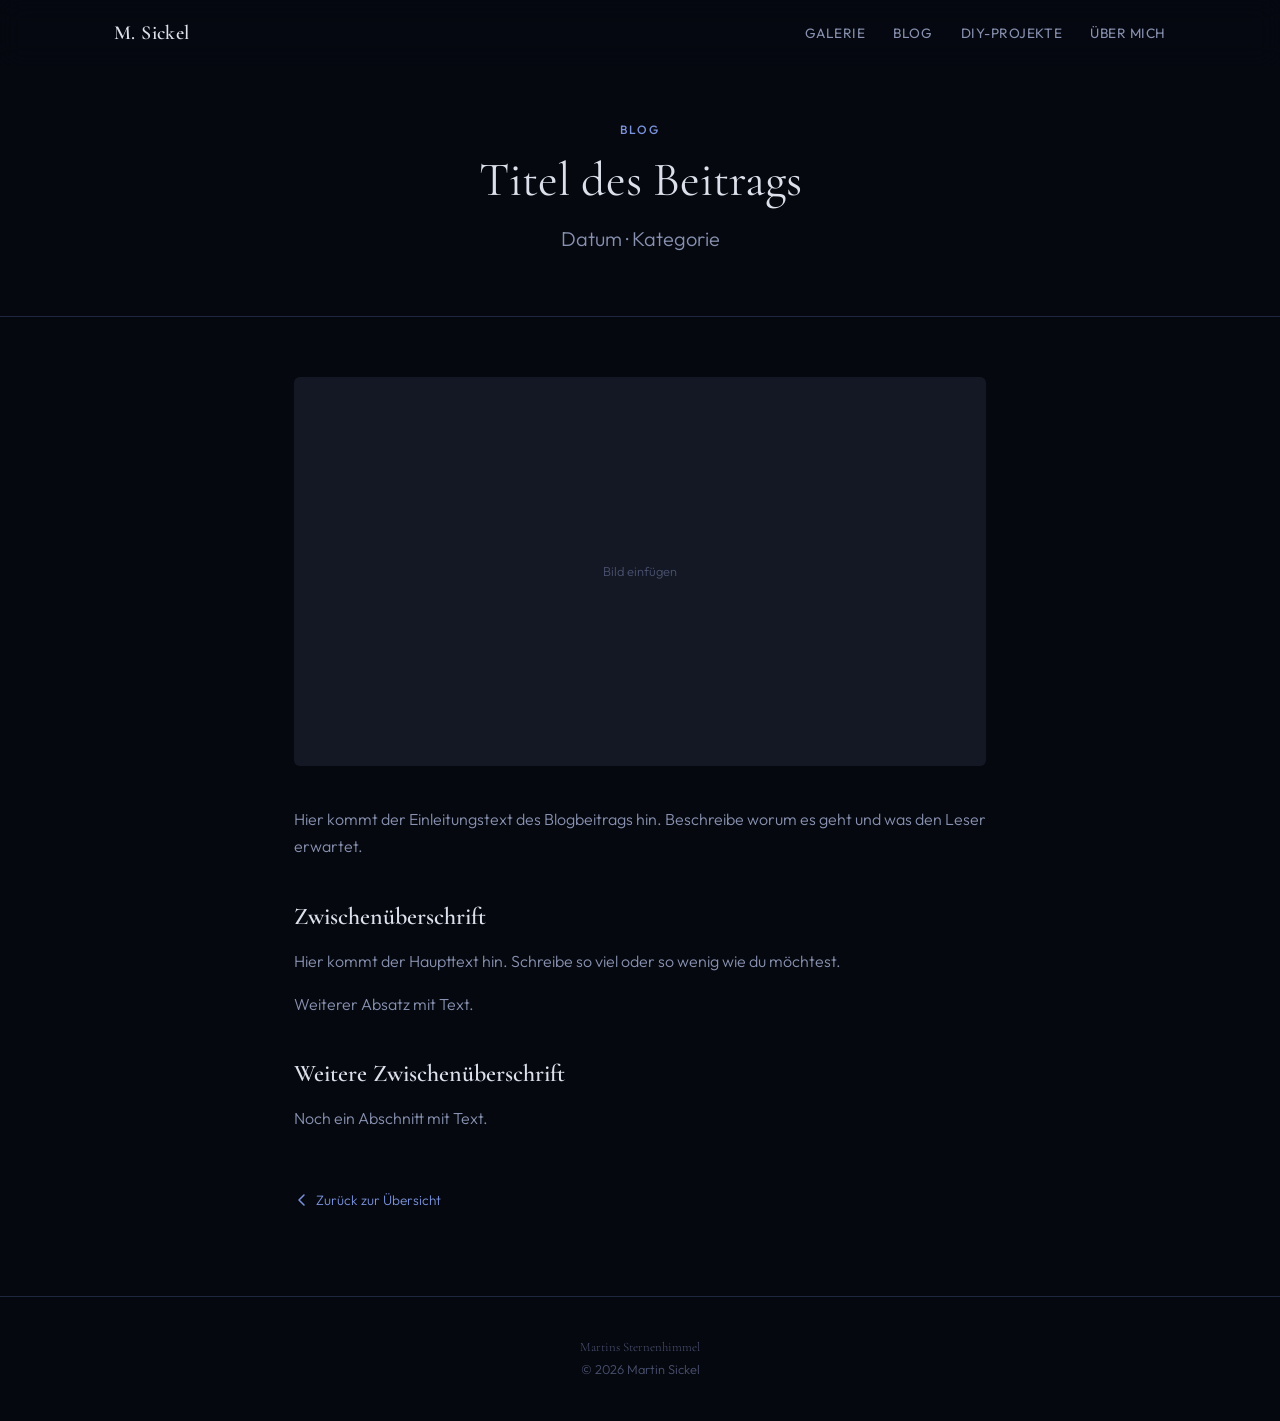
<file: blog/beitrag-1.html>
<!DOCTYPE html>
<html lang="de">
<head>
  <meta charset="UTF-8">
  <meta name="viewport" content="width=device-width, initial-scale=1.0">
  <title>Titel des Beitrags — Martins Sternenhimmel</title>
  <link rel="stylesheet" href="https://fonts.googleapis.com/css2?family=Cormorant+Garamond:ital,wght@0,400;0,600;1,400&family=Outfit:wght@300;400;500&display=swap">
  <link rel="stylesheet" href="../style.css">
</head>
<body>

<nav class="site-nav scrolled" id="nav">
  <div class="nav-inner">
    <a href="../index.html" class="nav-logo">M. Sickel</a>
    <button class="nav-toggle" aria-label="Menü" id="menuToggle">&#9776;</button>
    <ul class="nav-links" id="navLinks">
      <li><a href="../index.html#galerie">Galerie</a></li>
      <li><a href="../index.html#blog">Blog</a></li>
      <li><a href="../index.html#diy">DIY-Projekte</a></li>
      <li><a href="../index.html#ueber-mich">Über mich</a></li>
    </ul>
  </div>
</nav>

<div class="subpage-hero">
  <p class="section-label">Blog</p>
  <h1>Titel des Beitrags</h1>
  <p class="hero-sub">Datum &middot; Kategorie</p>
</div>

<article class="article">

  <div class="article-hero-img">
    <!-- <img src="../bilder/blog/dein-bild.jpg" alt="Beschreibung"> -->
    Bild einfügen
  </div>

  <p>Hier kommt der Einleitungstext des Blogbeitrags hin. Beschreibe worum es geht und was den Leser erwartet.</p>

  <h2>Zwischenüberschrift</h2>

  <p>Hier kommt der Haupttext hin. Schreibe so viel oder so wenig wie du möchtest.</p>

  <p>Weiterer Absatz mit Text.</p>

  <h2>Weitere Zwischenüberschrift</h2>

  <p>Noch ein Abschnitt mit Text.</p>

  <a href="../index.html#blog" class="back-link">
    <svg width="16" height="16" viewBox="0 0 16 16" fill="none"><path d="M10 3L5 8l5 5" stroke="currentColor" stroke-width="1.5" stroke-linecap="round" stroke-linejoin="round"/></svg>
    Zurück zur Übersicht
  </a>

</article>

<footer class="site-footer">
  <div class="footer-inner">
    <p class="footer-name">Martins Sternenhimmel</p>
    <p>&copy; 2026 Martin Sickel</p>
  </div>
</footer>

<script>
  var btn = document.getElementById('menuToggle');
  var links = document.getElementById('navLinks');
  btn.addEventListener('click', function() { links.classList.toggle('open'); });
  links.addEventListener('click', function(e) { if (e.target.tagName === 'A') links.classList.remove('open'); });
</script>

</body>
</html>
</file>
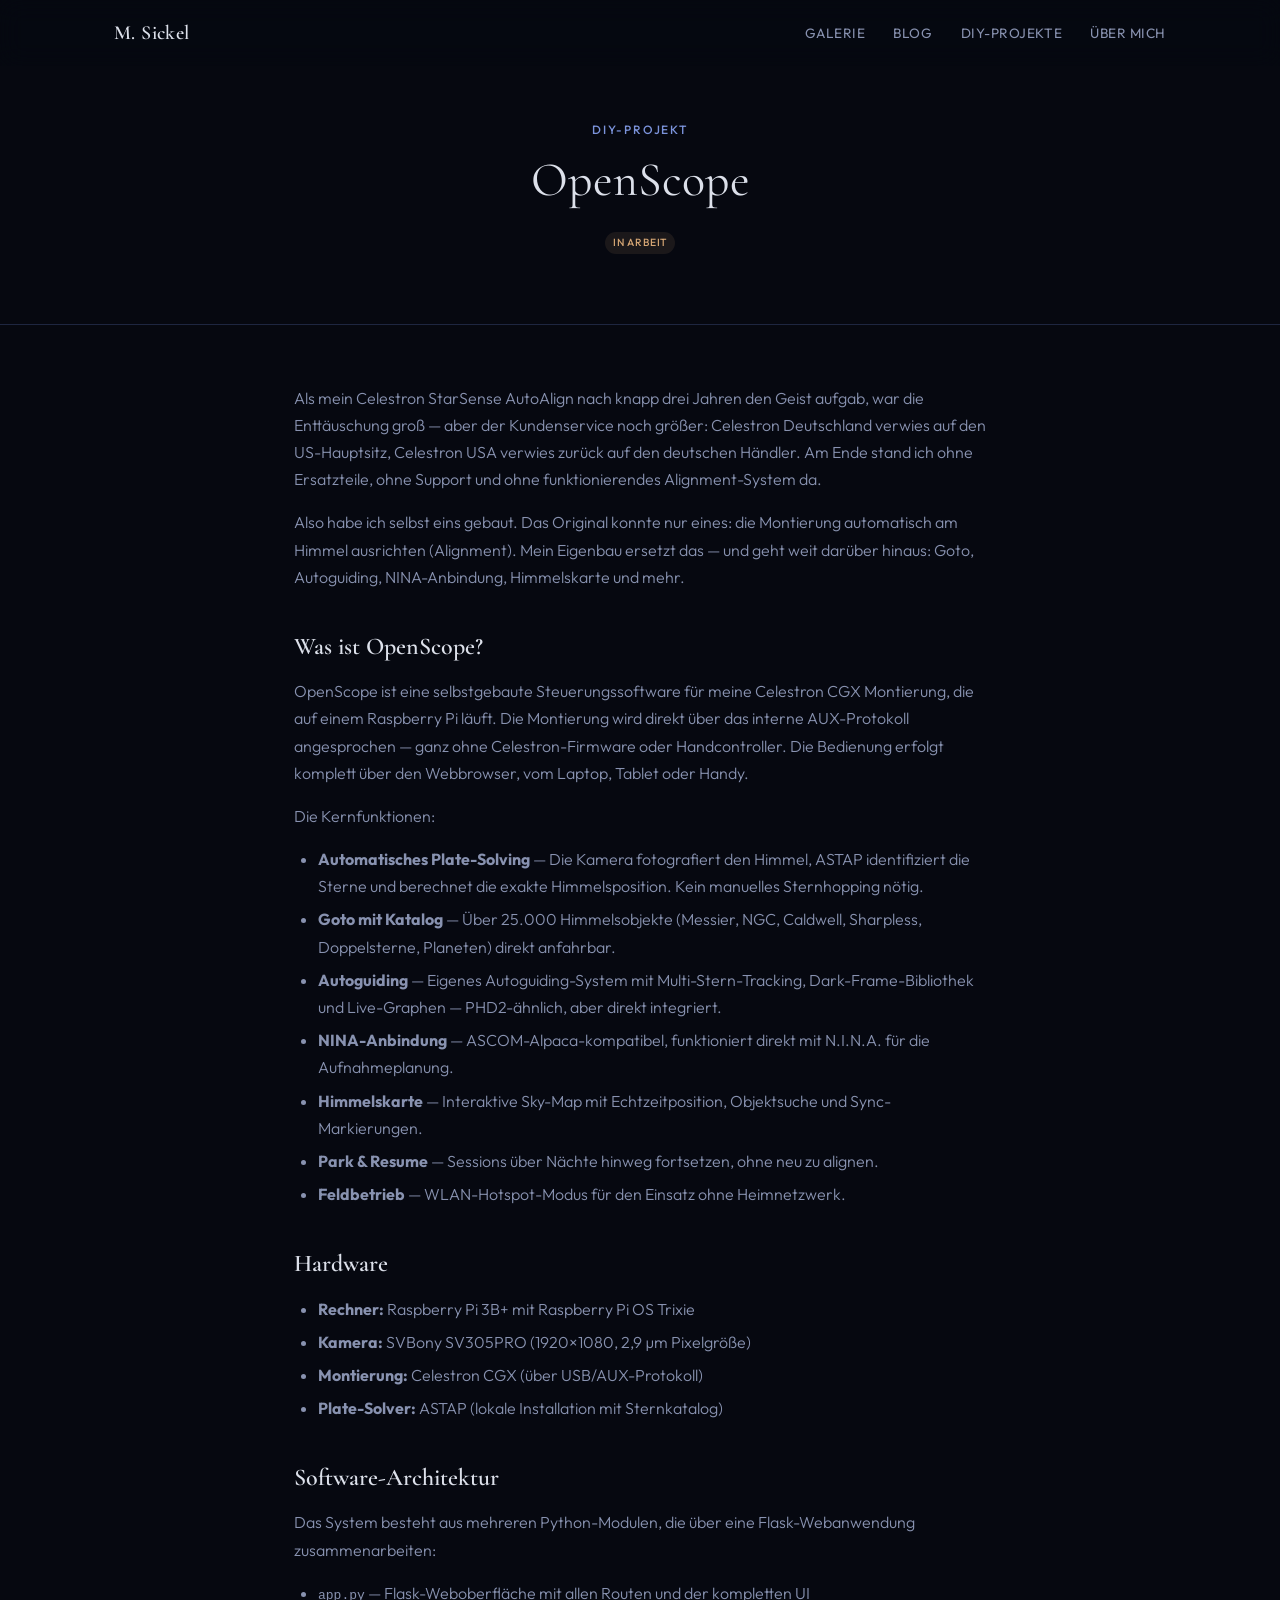
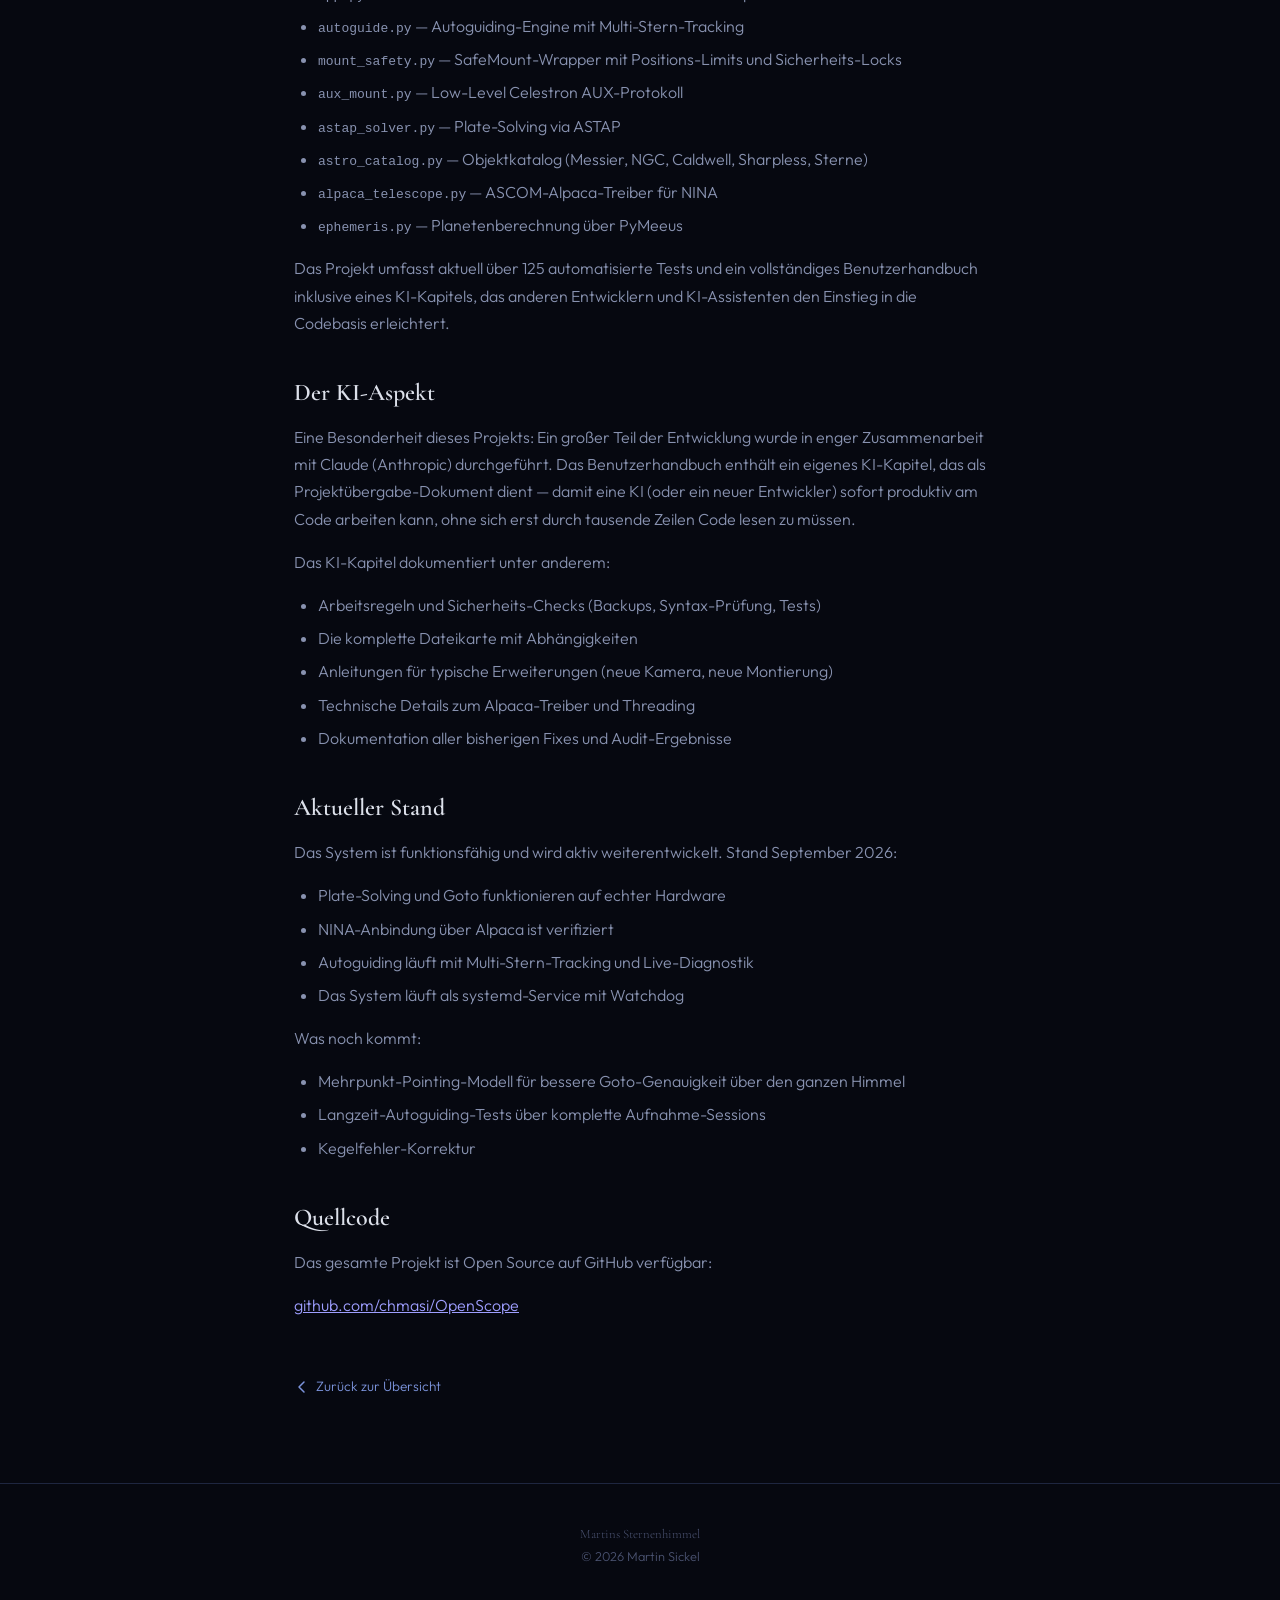
<file: diy/openscope.html>
<!DOCTYPE html>
<html lang="de">
<head>
  <meta charset="UTF-8">
  <meta name="viewport" content="width=device-width, initial-scale=1.0">
  <title>OpenScope — Martins Sternenhimmel</title>
  <link rel="stylesheet" href="https://fonts.googleapis.com/css2?family=Cormorant+Garamond:ital,wght@0,400;0,600;1,400&family=Outfit:wght@300;400;500&display=swap">
  <link rel="stylesheet" href="../style.css">
</head>
<body>

<nav class="site-nav scrolled" id="nav">
  <div class="nav-inner">
    <a href="../index.html" class="nav-logo">M. Sickel</a>
    <button class="nav-toggle" aria-label="Menü" id="menuToggle">&#9776;</button>
    <ul class="nav-links" id="navLinks">
      <li><a href="../index.html#galerie">Galerie</a></li>
      <li><a href="../index.html#blog">Blog</a></li>
      <li><a href="../index.html#diy">DIY-Projekte</a></li>
      <li><a href="../index.html#ueber-mich">Über mich</a></li>
    </ul>
  </div>
</nav>

<div class="subpage-hero">
  <p class="section-label">DIY-Projekt</p>
  <h1>OpenScope</h1>
  <p class="hero-sub"><span class="diy-status wip">In Arbeit</span></p>
</div>

<article class="article">

  <p>Als mein Celestron StarSense AutoAlign nach knapp drei Jahren den Geist aufgab, war die Enttäuschung groß — aber der Kundenservice noch größer: Celestron Deutschland verwies auf den US-Hauptsitz, Celestron USA verwies zurück auf den deutschen Händler. Am Ende stand ich ohne Ersatzteile, ohne Support und ohne funktionierendes Alignment-System da.</p>

  <p>Also habe ich selbst eins gebaut. Das Original konnte nur eines: die Montierung automatisch am Himmel ausrichten (Alignment). Mein Eigenbau ersetzt das — und geht weit darüber hinaus: Goto, Autoguiding, NINA-Anbindung, Himmelskarte und mehr.</p>

  <h2>Was ist OpenScope?</h2>

  <p>OpenScope ist eine selbstgebaute Steuerungssoftware für meine Celestron CGX Montierung, die auf einem Raspberry Pi läuft. Die Montierung wird direkt über das interne AUX-Protokoll angesprochen — ganz ohne Celestron-Firmware oder Handcontroller. Die Bedienung erfolgt komplett über den Webbrowser, vom Laptop, Tablet oder Handy.</p>

  <p>Die Kernfunktionen:</p>
  <ul>
    <li><strong>Automatisches Plate-Solving</strong> — Die Kamera fotografiert den Himmel, ASTAP identifiziert die Sterne und berechnet die exakte Himmelsposition. Kein manuelles Sternhopping nötig.</li>
    <li><strong>Goto mit Katalog</strong> — Über 25.000 Himmelsobjekte (Messier, NGC, Caldwell, Sharpless, Doppelsterne, Planeten) direkt anfahrbar.</li>
    <li><strong>Autoguiding</strong> — Eigenes Autoguiding-System mit Multi-Stern-Tracking, Dark-Frame-Bibliothek und Live-Graphen — PHD2-ähnlich, aber direkt integriert.</li>
    <li><strong>NINA-Anbindung</strong> — ASCOM-Alpaca-kompatibel, funktioniert direkt mit N.I.N.A. für die Aufnahmeplanung.</li>
    <li><strong>Himmelskarte</strong> — Interaktive Sky-Map mit Echtzeitposition, Objektsuche und Sync-Markierungen.</li>
    <li><strong>Park &amp; Resume</strong> — Sessions über Nächte hinweg fortsetzen, ohne neu zu alignen.</li>
    <li><strong>Feldbetrieb</strong> — WLAN-Hotspot-Modus für den Einsatz ohne Heimnetzwerk.</li>
  </ul>

  <h2>Hardware</h2>

  <ul>
    <li><strong>Rechner:</strong> Raspberry Pi 3B+ mit Raspberry Pi OS Trixie</li>
    <li><strong>Kamera:</strong> SVBony SV305PRO (1920×1080, 2,9 µm Pixelgröße)</li>
    <li><strong>Montierung:</strong> Celestron CGX (über USB/AUX-Protokoll)</li>
    <li><strong>Plate-Solver:</strong> ASTAP (lokale Installation mit Sternkatalog)</li>
  </ul>

  <h2>Software-Architektur</h2>

  <p>Das System besteht aus mehreren Python-Modulen, die über eine Flask-Webanwendung zusammenarbeiten:</p>

  <ul>
    <li><code>app.py</code> — Flask-Weboberfläche mit allen Routen und der kompletten UI</li>
    <li><code>autoguide.py</code> — Autoguiding-Engine mit Multi-Stern-Tracking</li>
    <li><code>mount_safety.py</code> — SafeMount-Wrapper mit Positions-Limits und Sicherheits-Locks</li>
    <li><code>aux_mount.py</code> — Low-Level Celestron AUX-Protokoll</li>
    <li><code>astap_solver.py</code> — Plate-Solving via ASTAP</li>
    <li><code>astro_catalog.py</code> — Objektkatalog (Messier, NGC, Caldwell, Sharpless, Sterne)</li>
    <li><code>alpaca_telescope.py</code> — ASCOM-Alpaca-Treiber für NINA</li>
    <li><code>ephemeris.py</code> — Planetenberechnung über PyMeeus</li>
  </ul>

  <p>Das Projekt umfasst aktuell über 125 automatisierte Tests und ein vollständiges Benutzerhandbuch inklusive eines KI-Kapitels, das anderen Entwicklern und KI-Assistenten den Einstieg in die Codebasis erleichtert.</p>

  <h2>Der KI-Aspekt</h2>

  <p>Eine Besonderheit dieses Projekts: Ein großer Teil der Entwicklung wurde in enger Zusammenarbeit mit Claude (Anthropic) durchgeführt. Das Benutzerhandbuch enthält ein eigenes KI-Kapitel, das als Projektübergabe-Dokument dient — damit eine KI (oder ein neuer Entwickler) sofort produktiv am Code arbeiten kann, ohne sich erst durch tausende Zeilen Code lesen zu müssen.</p>

  <p>Das KI-Kapitel dokumentiert unter anderem:</p>
  <ul>
    <li>Arbeitsregeln und Sicherheits-Checks (Backups, Syntax-Prüfung, Tests)</li>
    <li>Die komplette Dateikarte mit Abhängigkeiten</li>
    <li>Anleitungen für typische Erweiterungen (neue Kamera, neue Montierung)</li>
    <li>Technische Details zum Alpaca-Treiber und Threading</li>
    <li>Dokumentation aller bisherigen Fixes und Audit-Ergebnisse</li>
  </ul>

  <h2>Aktueller Stand</h2>

  <p>Das System ist funktionsfähig und wird aktiv weiterentwickelt. Stand September 2026:</p>

  <ul>
    <li>Plate-Solving und Goto funktionieren auf echter Hardware</li>
    <li>NINA-Anbindung über Alpaca ist verifiziert</li>
    <li>Autoguiding läuft mit Multi-Stern-Tracking und Live-Diagnostik</li>
    <li>Das System läuft als systemd-Service mit Watchdog</li>
  </ul>

  <p>Was noch kommt:</p>
  <ul>
    <li>Mehrpunkt-Pointing-Modell für bessere Goto-Genauigkeit über den ganzen Himmel</li>
    <li>Langzeit-Autoguiding-Tests über komplette Aufnahme-Sessions</li>
    <li>Kegelfehler-Korrektur</li>
  </ul>

  <h2>Quellcode</h2>

  <p>Das gesamte Projekt ist Open Source auf GitHub verfügbar:</p>
  <p><a href="https://github.com/chmasi/OpenScope" target="_blank" rel="noopener">github.com/chmasi/OpenScope</a></p>

  <a href="../index.html#diy" class="back-link">
    <svg width="16" height="16" viewBox="0 0 16 16" fill="none"><path d="M10 3L5 8l5 5" stroke="currentColor" stroke-width="1.5" stroke-linecap="round" stroke-linejoin="round"/></svg>
    Zurück zur Übersicht
  </a>

</article>

<footer class="site-footer">
  <div class="footer-inner">
    <p class="footer-name">Martins Sternenhimmel</p>
    <p>&copy; 2026 Martin Sickel</p>
  </div>
</footer>

<script>
  var btn = document.getElementById('menuToggle');
  var links = document.getElementById('navLinks');
  btn.addEventListener('click', function() { links.classList.toggle('open'); });
  links.addEventListener('click', function(e) { if (e.target.tagName === 'A') links.classList.remove('open'); });
</script>

</body>
</html>
</file>
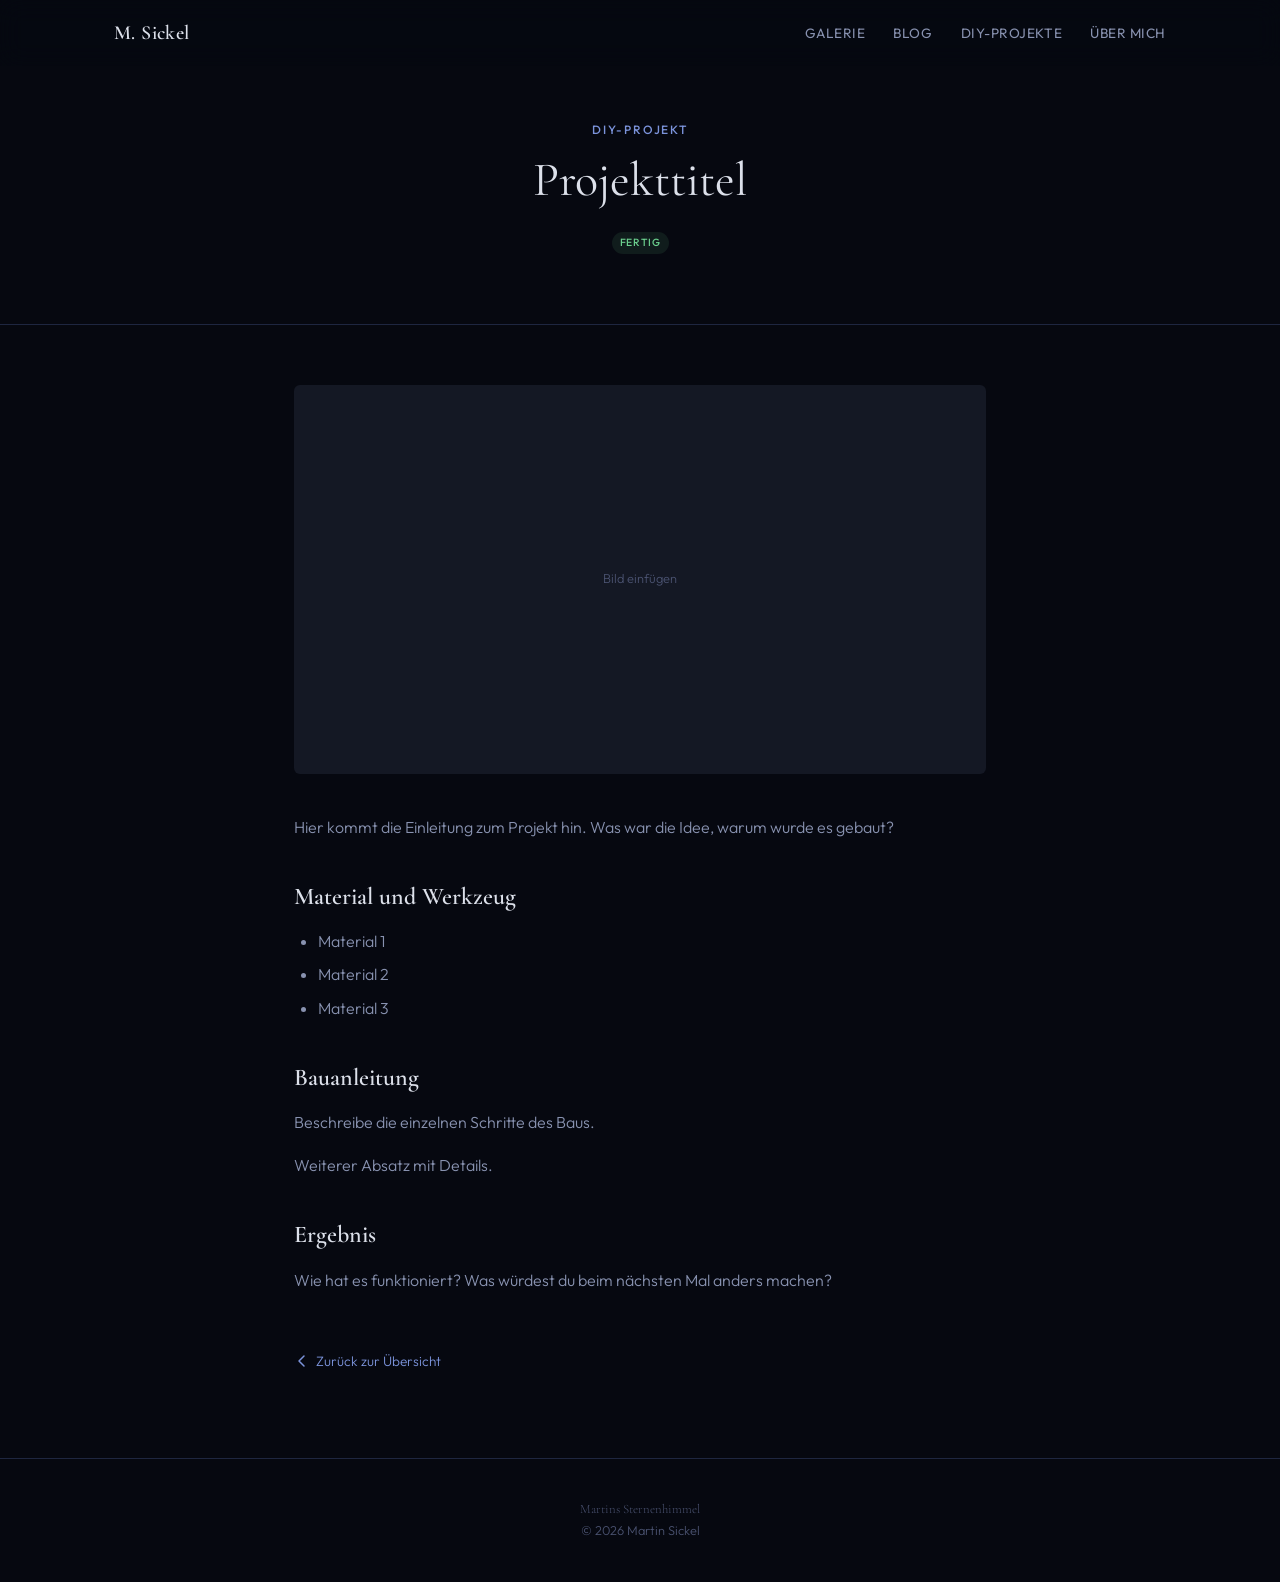
<file: diy/projekt-1.html>
<!DOCTYPE html>
<html lang="de">
<head>
  <meta charset="UTF-8">
  <meta name="viewport" content="width=device-width, initial-scale=1.0">
  <title>Projekttitel — Martins Sternenhimmel</title>
  <link rel="stylesheet" href="https://fonts.googleapis.com/css2?family=Cormorant+Garamond:ital,wght@0,400;0,600;1,400&family=Outfit:wght@300;400;500&display=swap">
  <link rel="stylesheet" href="../style.css">
</head>
<body>

<nav class="site-nav scrolled" id="nav">
  <div class="nav-inner">
    <a href="../index.html" class="nav-logo">M. Sickel</a>
    <button class="nav-toggle" aria-label="Menü" id="menuToggle">&#9776;</button>
    <ul class="nav-links" id="navLinks">
      <li><a href="../index.html#galerie">Galerie</a></li>
      <li><a href="../index.html#blog">Blog</a></li>
      <li><a href="../index.html#diy">DIY-Projekte</a></li>
      <li><a href="../index.html#ueber-mich">Über mich</a></li>
    </ul>
  </div>
</nav>

<div class="subpage-hero">
  <p class="section-label">DIY-Projekt</p>
  <h1>Projekttitel</h1>
  <p class="hero-sub"><span class="diy-status done">Fertig</span></p>
</div>

<article class="article">

  <div class="article-hero-img">
    <!-- <img src="../bilder/diy/dein-bild.jpg" alt="Beschreibung"> -->
    Bild einfügen
  </div>

  <p>Hier kommt die Einleitung zum Projekt hin. Was war die Idee, warum wurde es gebaut?</p>

  <h2>Material und Werkzeug</h2>

  <ul>
    <li>Material 1</li>
    <li>Material 2</li>
    <li>Material 3</li>
  </ul>

  <h2>Bauanleitung</h2>

  <p>Beschreibe die einzelnen Schritte des Baus.</p>

  <p>Weiterer Absatz mit Details.</p>

  <h2>Ergebnis</h2>

  <p>Wie hat es funktioniert? Was würdest du beim nächsten Mal anders machen?</p>

  <a href="../index.html#diy" class="back-link">
    <svg width="16" height="16" viewBox="0 0 16 16" fill="none"><path d="M10 3L5 8l5 5" stroke="currentColor" stroke-width="1.5" stroke-linecap="round" stroke-linejoin="round"/></svg>
    Zurück zur Übersicht
  </a>

</article>

<footer class="site-footer">
  <div class="footer-inner">
    <p class="footer-name">Martins Sternenhimmel</p>
    <p>&copy; 2026 Martin Sickel</p>
  </div>
</footer>

<script>
  var btn = document.getElementById('menuToggle');
  var links = document.getElementById('navLinks');
  btn.addEventListener('click', function() { links.classList.toggle('open'); });
  links.addEventListener('click', function(e) { if (e.target.tagName === 'A') links.classList.remove('open'); });
</script>

</body>
</html>
</file>
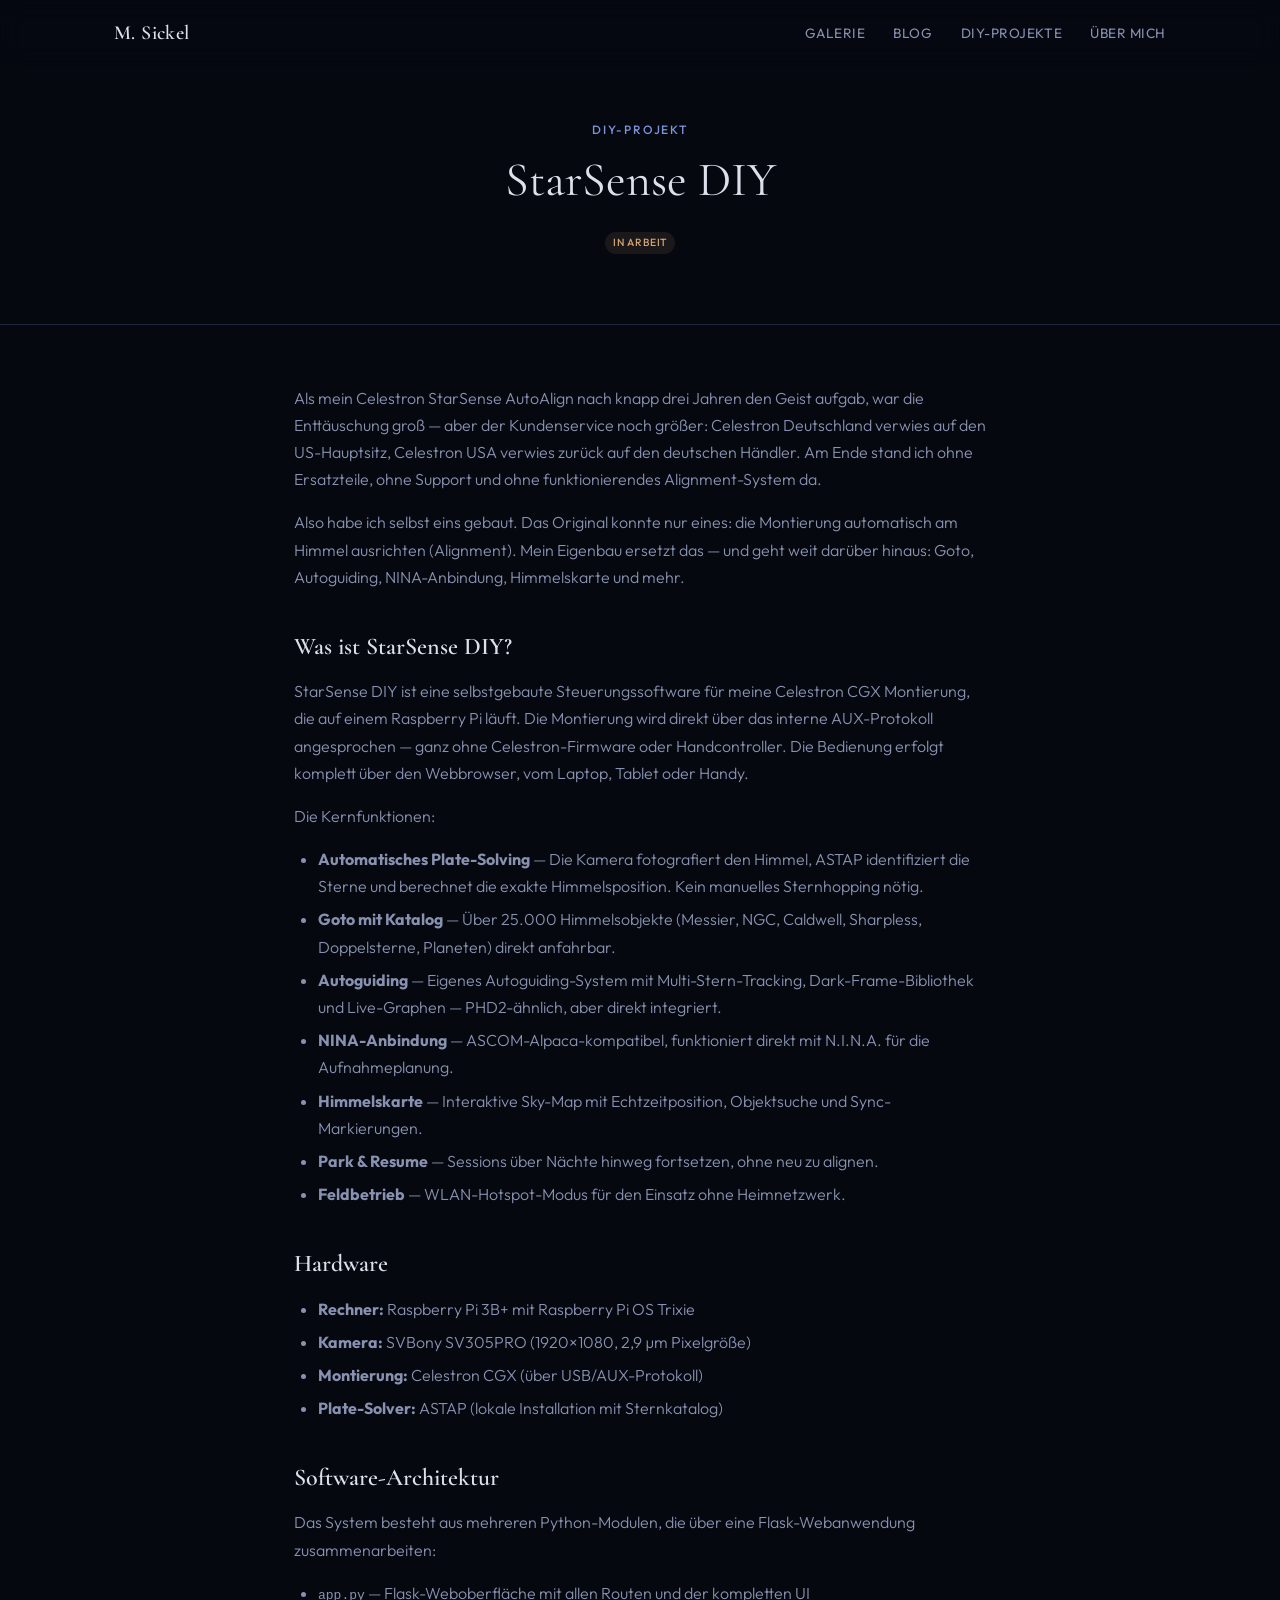
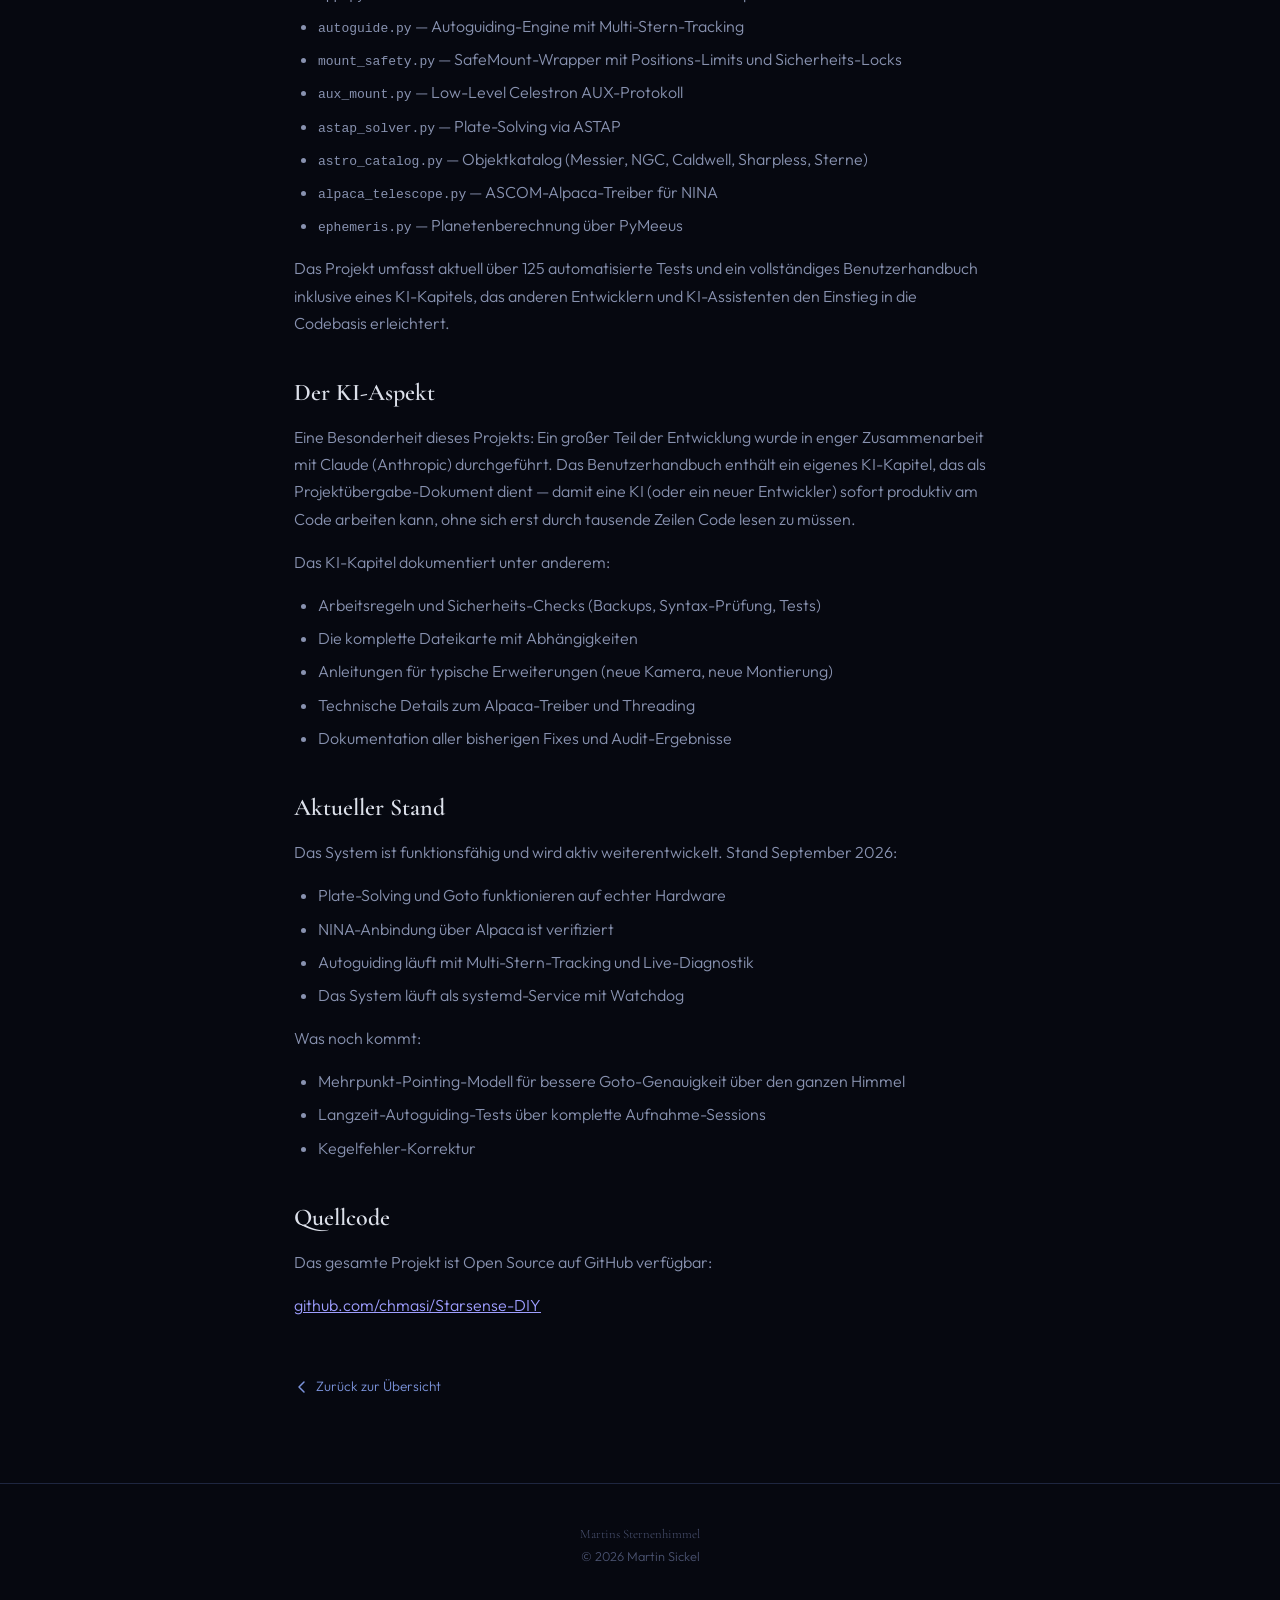
<file: diy/starsense-diy.html>
<!DOCTYPE html>
<html lang="de">
<head>
  <meta charset="UTF-8">
  <meta name="viewport" content="width=device-width, initial-scale=1.0">
  <title>StarSense DIY — Martins Sternenhimmel</title>
  <link rel="stylesheet" href="https://fonts.googleapis.com/css2?family=Cormorant+Garamond:ital,wght@0,400;0,600;1,400&family=Outfit:wght@300;400;500&display=swap">
  <link rel="stylesheet" href="../style.css">
</head>
<body>

<nav class="site-nav scrolled" id="nav">
  <div class="nav-inner">
    <a href="../index.html" class="nav-logo">M. Sickel</a>
    <button class="nav-toggle" aria-label="Menü" id="menuToggle">&#9776;</button>
    <ul class="nav-links" id="navLinks">
      <li><a href="../index.html#galerie">Galerie</a></li>
      <li><a href="../index.html#blog">Blog</a></li>
      <li><a href="../index.html#diy">DIY-Projekte</a></li>
      <li><a href="../index.html#ueber-mich">Über mich</a></li>
    </ul>
  </div>
</nav>

<div class="subpage-hero">
  <p class="section-label">DIY-Projekt</p>
  <h1>StarSense DIY</h1>
  <p class="hero-sub"><span class="diy-status wip">In Arbeit</span></p>
</div>

<article class="article">

  <p>Als mein Celestron StarSense AutoAlign nach knapp drei Jahren den Geist aufgab, war die Enttäuschung groß — aber der Kundenservice noch größer: Celestron Deutschland verwies auf den US-Hauptsitz, Celestron USA verwies zurück auf den deutschen Händler. Am Ende stand ich ohne Ersatzteile, ohne Support und ohne funktionierendes Alignment-System da.</p>

  <p>Also habe ich selbst eins gebaut. Das Original konnte nur eines: die Montierung automatisch am Himmel ausrichten (Alignment). Mein Eigenbau ersetzt das — und geht weit darüber hinaus: Goto, Autoguiding, NINA-Anbindung, Himmelskarte und mehr.</p>

  <h2>Was ist StarSense DIY?</h2>

  <p>StarSense DIY ist eine selbstgebaute Steuerungssoftware für meine Celestron CGX Montierung, die auf einem Raspberry Pi läuft. Die Montierung wird direkt über das interne AUX-Protokoll angesprochen — ganz ohne Celestron-Firmware oder Handcontroller. Die Bedienung erfolgt komplett über den Webbrowser, vom Laptop, Tablet oder Handy.</p>

  <p>Die Kernfunktionen:</p>
  <ul>
    <li><strong>Automatisches Plate-Solving</strong> — Die Kamera fotografiert den Himmel, ASTAP identifiziert die Sterne und berechnet die exakte Himmelsposition. Kein manuelles Sternhopping nötig.</li>
    <li><strong>Goto mit Katalog</strong> — Über 25.000 Himmelsobjekte (Messier, NGC, Caldwell, Sharpless, Doppelsterne, Planeten) direkt anfahrbar.</li>
    <li><strong>Autoguiding</strong> — Eigenes Autoguiding-System mit Multi-Stern-Tracking, Dark-Frame-Bibliothek und Live-Graphen — PHD2-ähnlich, aber direkt integriert.</li>
    <li><strong>NINA-Anbindung</strong> — ASCOM-Alpaca-kompatibel, funktioniert direkt mit N.I.N.A. für die Aufnahmeplanung.</li>
    <li><strong>Himmelskarte</strong> — Interaktive Sky-Map mit Echtzeitposition, Objektsuche und Sync-Markierungen.</li>
    <li><strong>Park &amp; Resume</strong> — Sessions über Nächte hinweg fortsetzen, ohne neu zu alignen.</li>
    <li><strong>Feldbetrieb</strong> — WLAN-Hotspot-Modus für den Einsatz ohne Heimnetzwerk.</li>
  </ul>

  <h2>Hardware</h2>

  <ul>
    <li><strong>Rechner:</strong> Raspberry Pi 3B+ mit Raspberry Pi OS Trixie</li>
    <li><strong>Kamera:</strong> SVBony SV305PRO (1920×1080, 2,9 µm Pixelgröße)</li>
    <li><strong>Montierung:</strong> Celestron CGX (über USB/AUX-Protokoll)</li>
    <li><strong>Plate-Solver:</strong> ASTAP (lokale Installation mit Sternkatalog)</li>
  </ul>

  <h2>Software-Architektur</h2>

  <p>Das System besteht aus mehreren Python-Modulen, die über eine Flask-Webanwendung zusammenarbeiten:</p>

  <ul>
    <li><code>app.py</code> — Flask-Weboberfläche mit allen Routen und der kompletten UI</li>
    <li><code>autoguide.py</code> — Autoguiding-Engine mit Multi-Stern-Tracking</li>
    <li><code>mount_safety.py</code> — SafeMount-Wrapper mit Positions-Limits und Sicherheits-Locks</li>
    <li><code>aux_mount.py</code> — Low-Level Celestron AUX-Protokoll</li>
    <li><code>astap_solver.py</code> — Plate-Solving via ASTAP</li>
    <li><code>astro_catalog.py</code> — Objektkatalog (Messier, NGC, Caldwell, Sharpless, Sterne)</li>
    <li><code>alpaca_telescope.py</code> — ASCOM-Alpaca-Treiber für NINA</li>
    <li><code>ephemeris.py</code> — Planetenberechnung über PyMeeus</li>
  </ul>

  <p>Das Projekt umfasst aktuell über 125 automatisierte Tests und ein vollständiges Benutzerhandbuch inklusive eines KI-Kapitels, das anderen Entwicklern und KI-Assistenten den Einstieg in die Codebasis erleichtert.</p>

  <h2>Der KI-Aspekt</h2>

  <p>Eine Besonderheit dieses Projekts: Ein großer Teil der Entwicklung wurde in enger Zusammenarbeit mit Claude (Anthropic) durchgeführt. Das Benutzerhandbuch enthält ein eigenes KI-Kapitel, das als Projektübergabe-Dokument dient — damit eine KI (oder ein neuer Entwickler) sofort produktiv am Code arbeiten kann, ohne sich erst durch tausende Zeilen Code lesen zu müssen.</p>

  <p>Das KI-Kapitel dokumentiert unter anderem:</p>
  <ul>
    <li>Arbeitsregeln und Sicherheits-Checks (Backups, Syntax-Prüfung, Tests)</li>
    <li>Die komplette Dateikarte mit Abhängigkeiten</li>
    <li>Anleitungen für typische Erweiterungen (neue Kamera, neue Montierung)</li>
    <li>Technische Details zum Alpaca-Treiber und Threading</li>
    <li>Dokumentation aller bisherigen Fixes und Audit-Ergebnisse</li>
  </ul>

  <h2>Aktueller Stand</h2>

  <p>Das System ist funktionsfähig und wird aktiv weiterentwickelt. Stand September 2026:</p>

  <ul>
    <li>Plate-Solving und Goto funktionieren auf echter Hardware</li>
    <li>NINA-Anbindung über Alpaca ist verifiziert</li>
    <li>Autoguiding läuft mit Multi-Stern-Tracking und Live-Diagnostik</li>
    <li>Das System läuft als systemd-Service mit Watchdog</li>
  </ul>

  <p>Was noch kommt:</p>
  <ul>
    <li>Mehrpunkt-Pointing-Modell für bessere Goto-Genauigkeit über den ganzen Himmel</li>
    <li>Langzeit-Autoguiding-Tests über komplette Aufnahme-Sessions</li>
    <li>Kegelfehler-Korrektur</li>
  </ul>

  <h2>Quellcode</h2>

  <p>Das gesamte Projekt ist Open Source auf GitHub verfügbar:</p>
  <p><a href="https://github.com/chmasi/Starsense-DIY" target="_blank" rel="noopener">github.com/chmasi/Starsense-DIY</a></p>

  <a href="../index.html#diy" class="back-link">
    <svg width="16" height="16" viewBox="0 0 16 16" fill="none"><path d="M10 3L5 8l5 5" stroke="currentColor" stroke-width="1.5" stroke-linecap="round" stroke-linejoin="round"/></svg>
    Zurück zur Übersicht
  </a>

</article>

<footer class="site-footer">
  <div class="footer-inner">
    <p class="footer-name">Martins Sternenhimmel</p>
    <p>&copy; 2026 Martin Sickel</p>
  </div>
</footer>

<script>
  var btn = document.getElementById('menuToggle');
  var links = document.getElementById('navLinks');
  btn.addEventListener('click', function() { links.classList.toggle('open'); });
  links.addEventListener('click', function(e) { if (e.target.tagName === 'A') links.classList.remove('open'); });
</script>

</body>
</html>
</file>
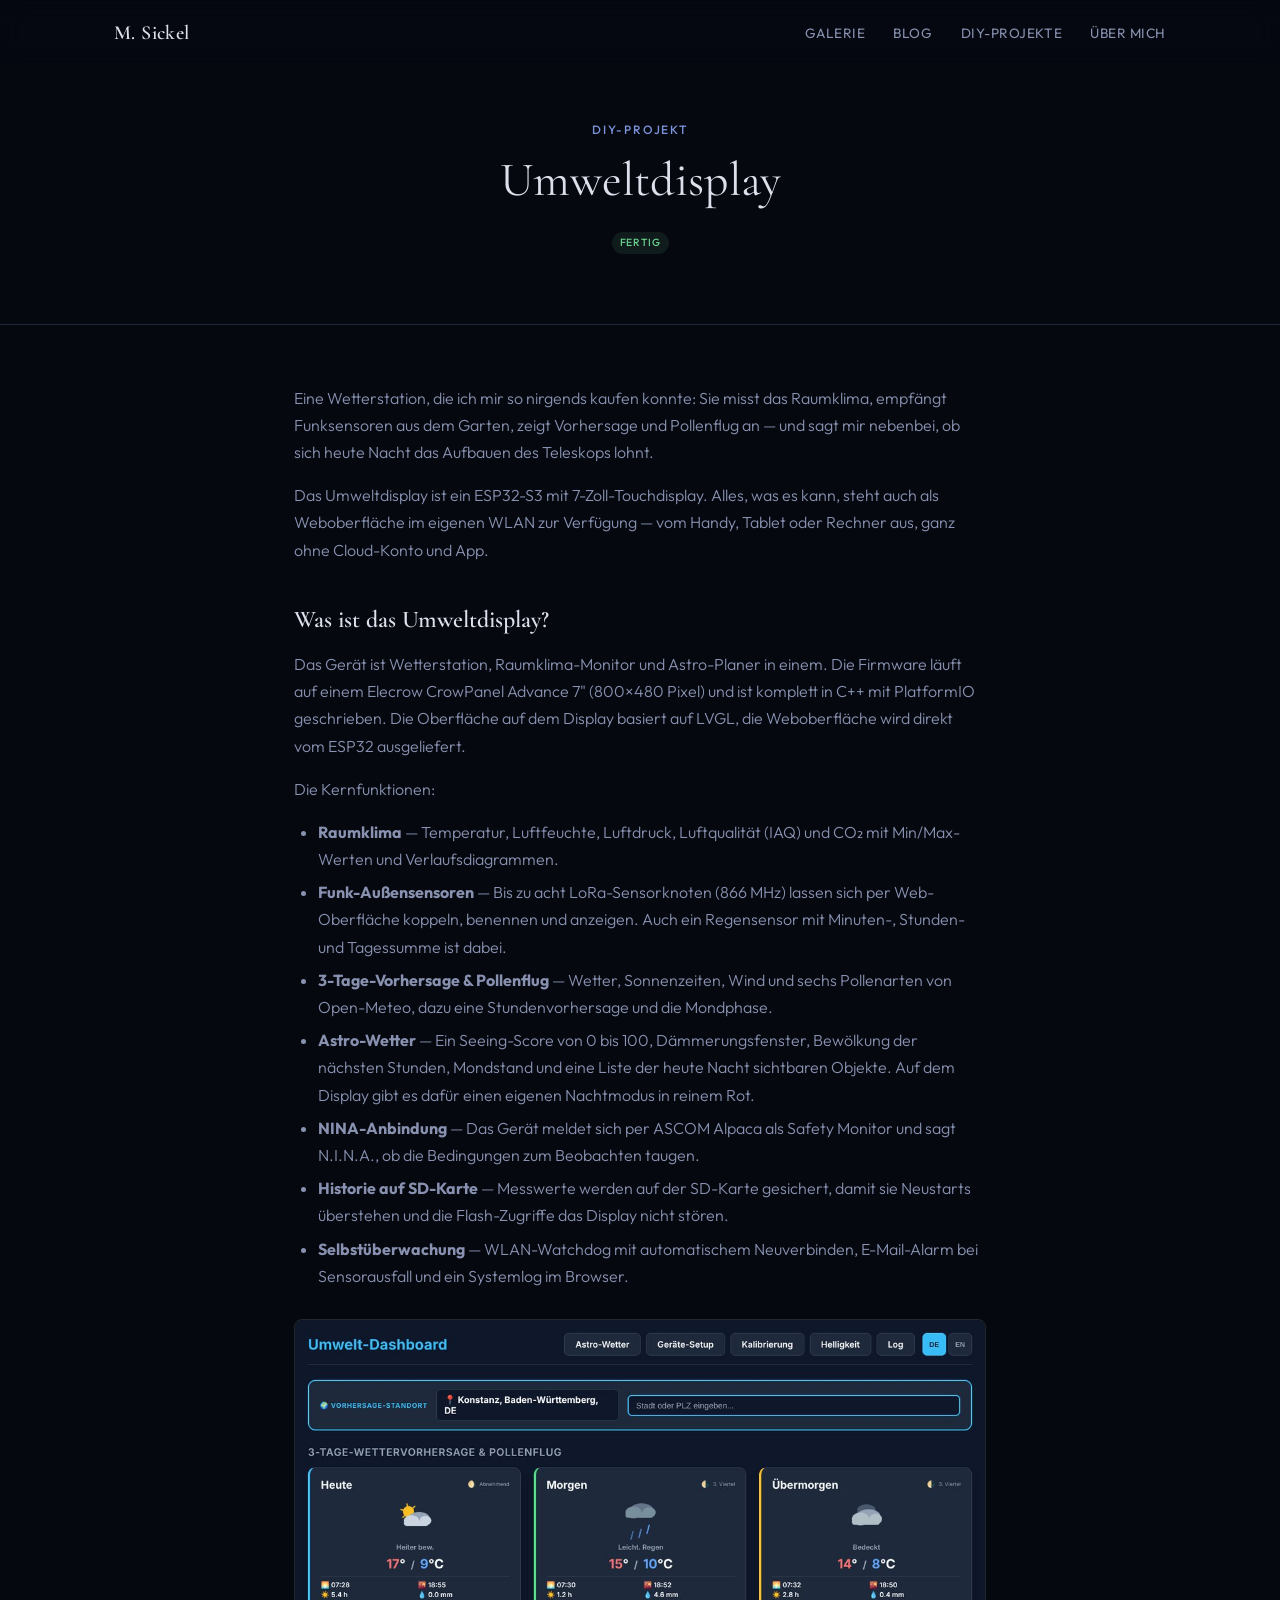
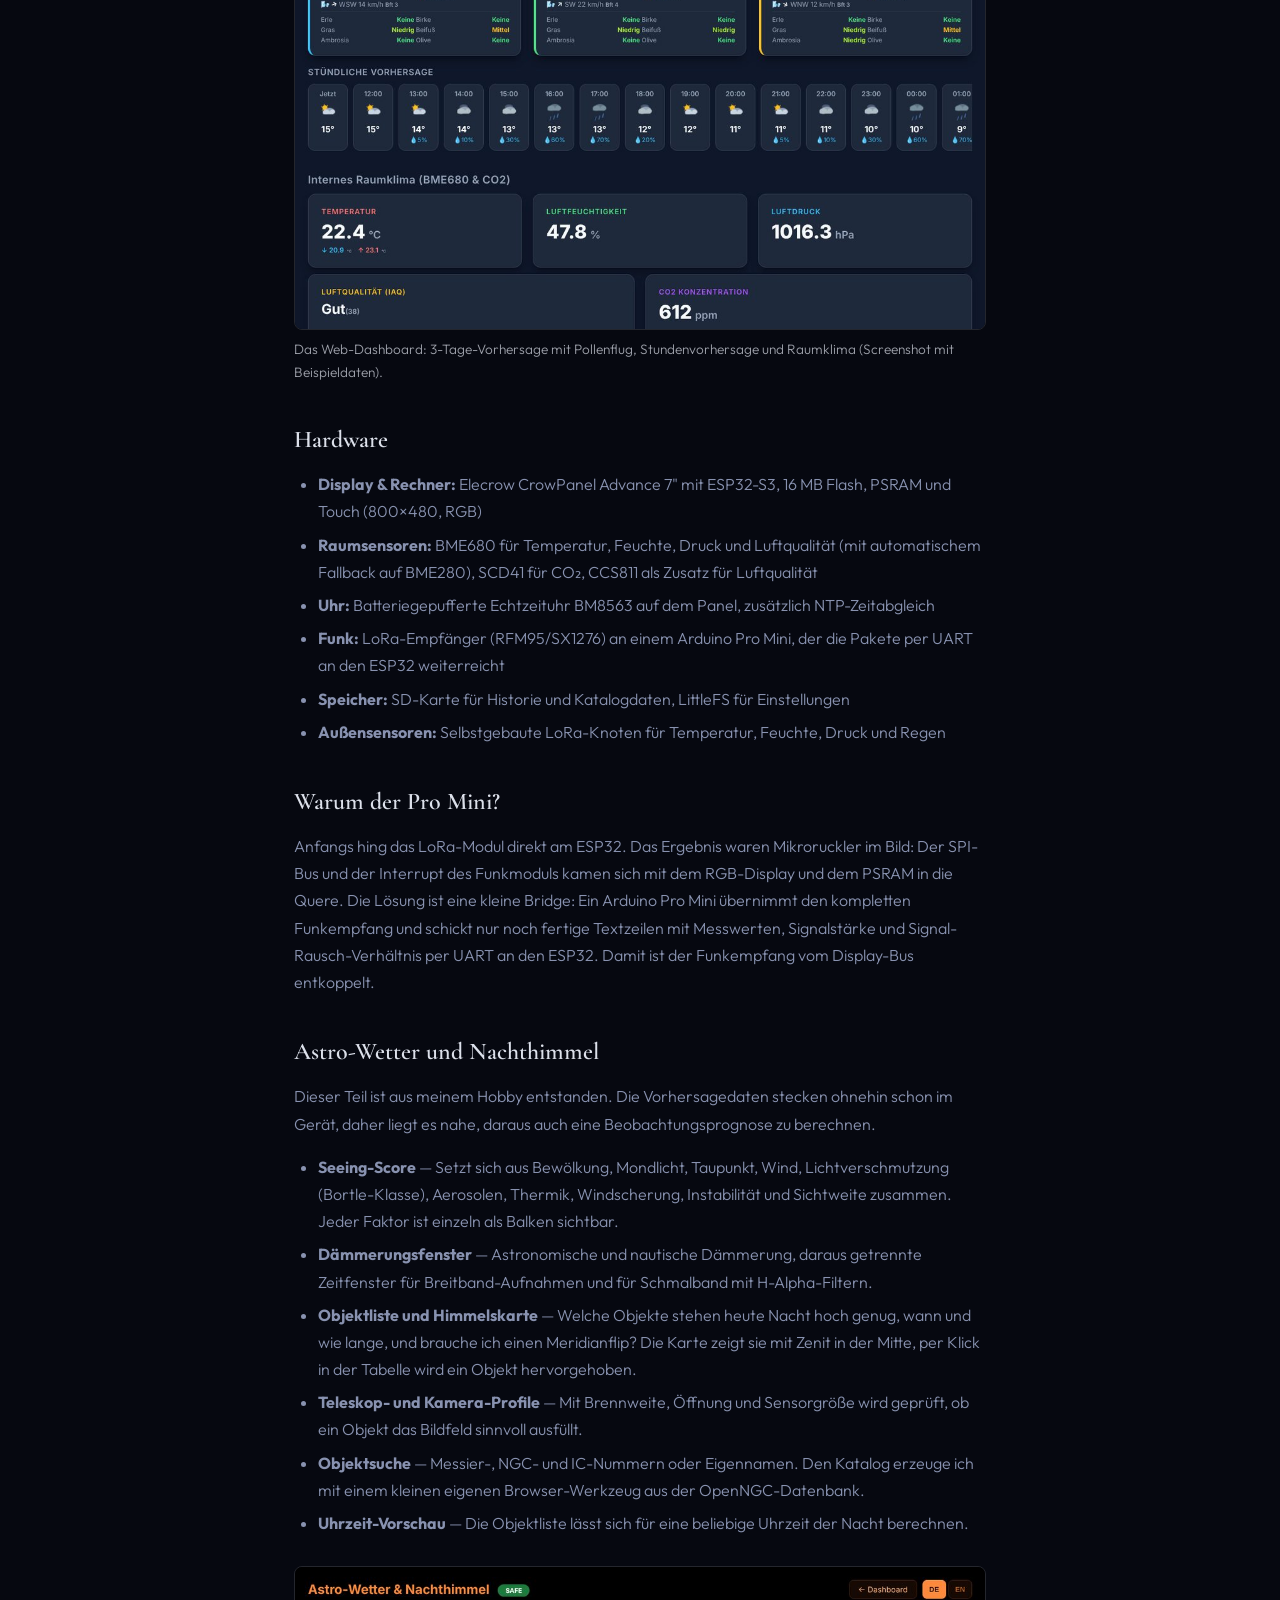
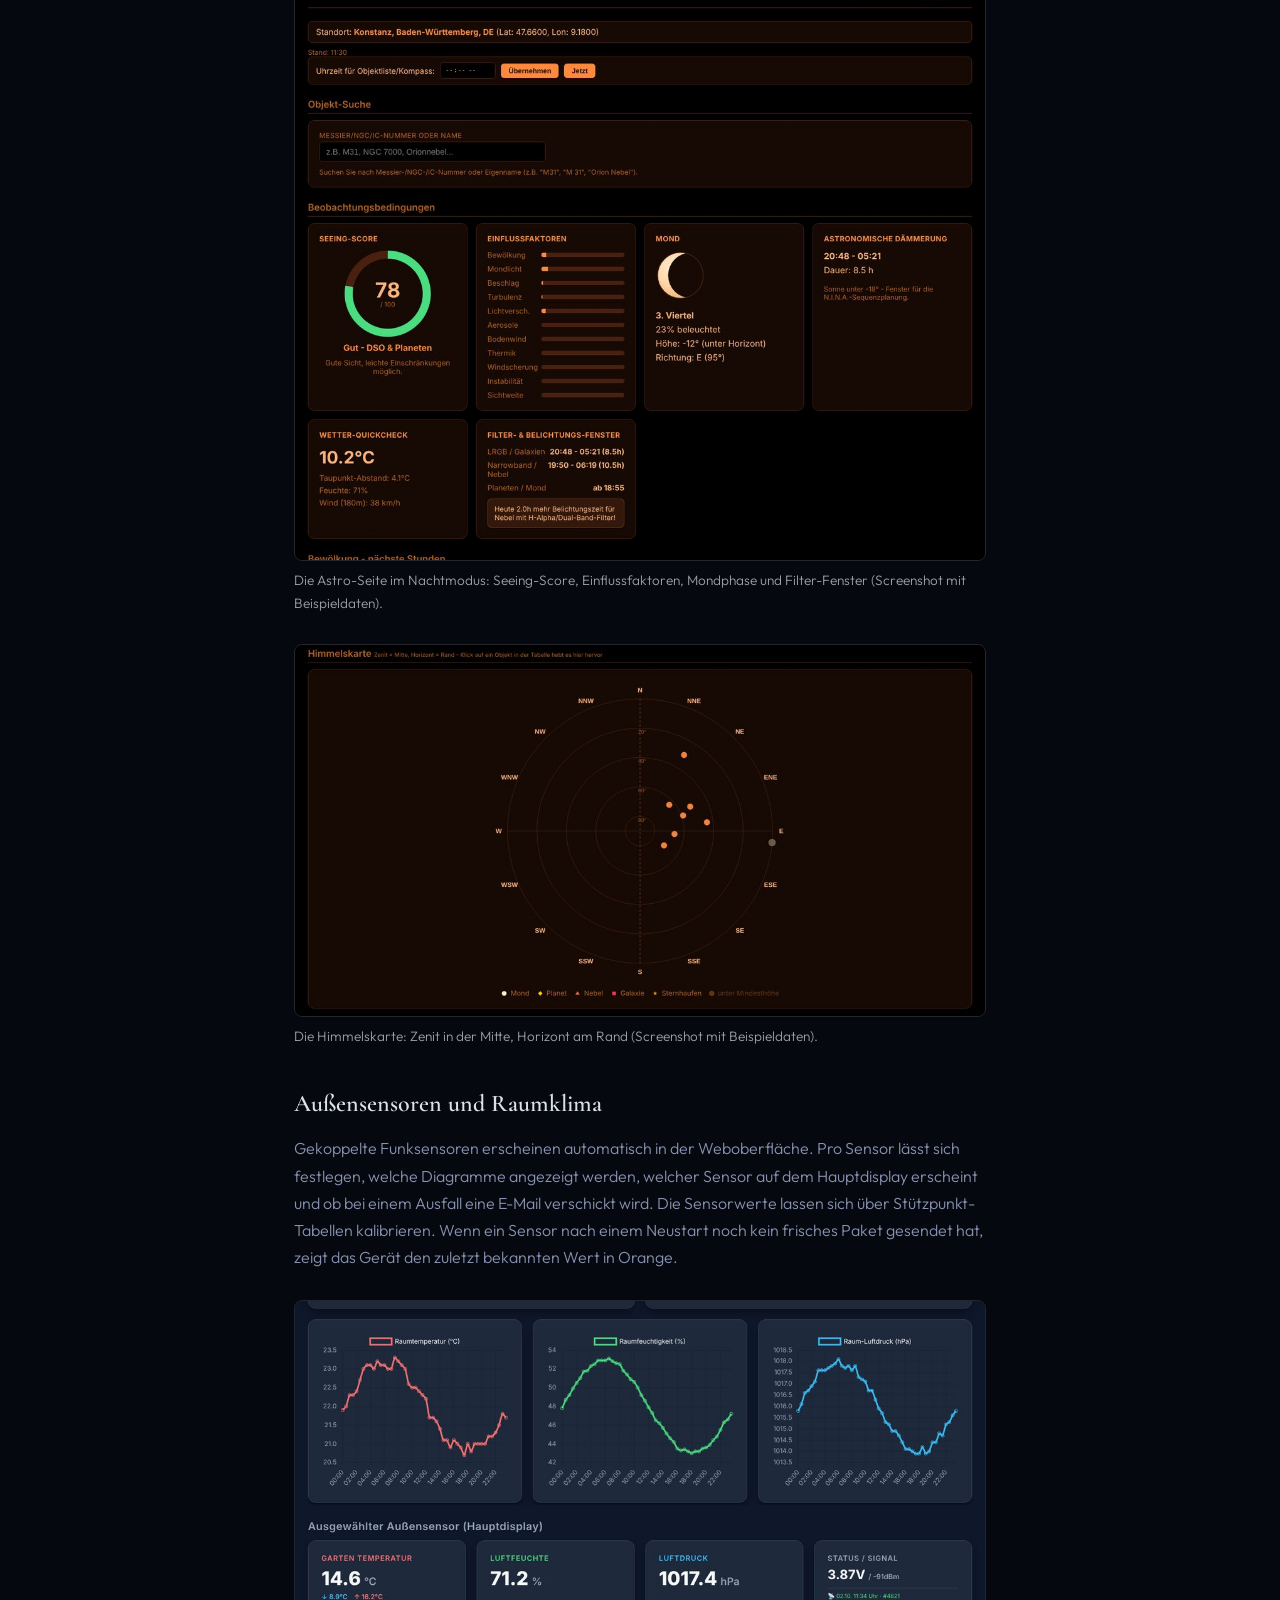
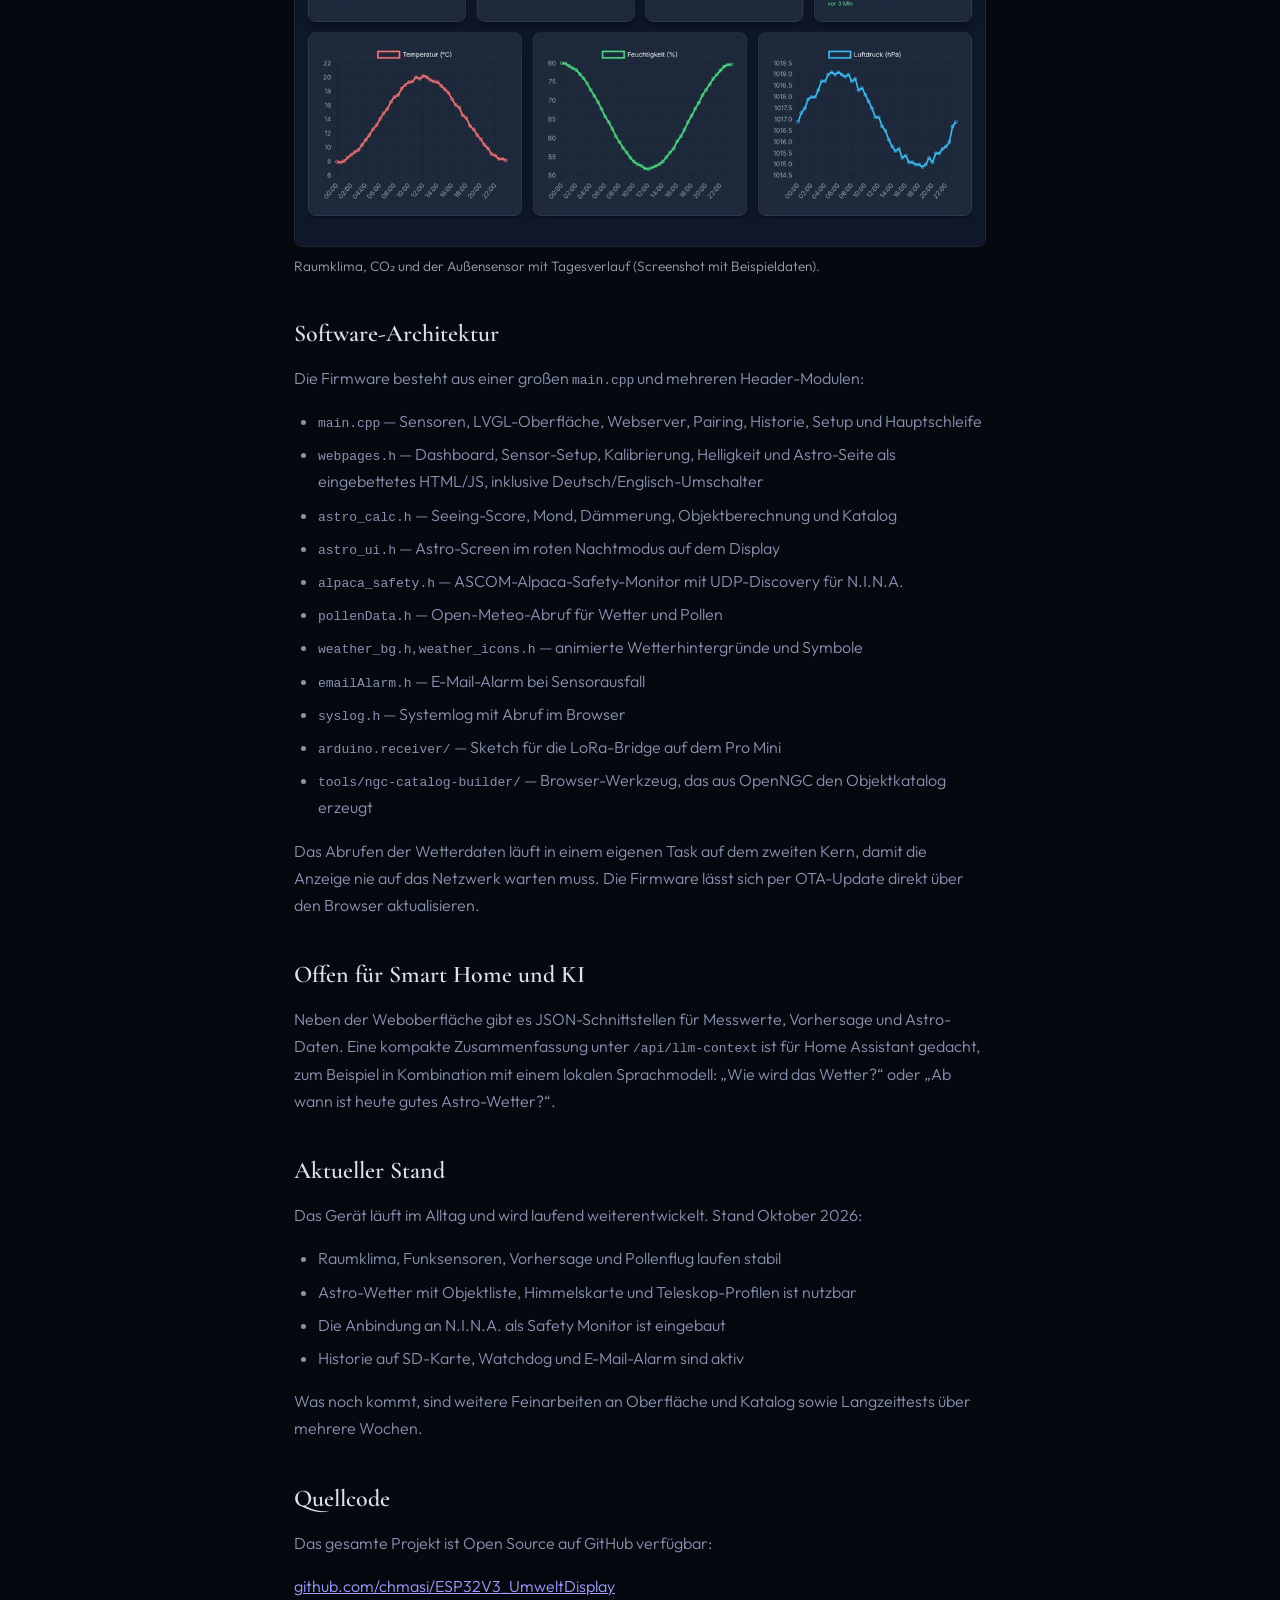
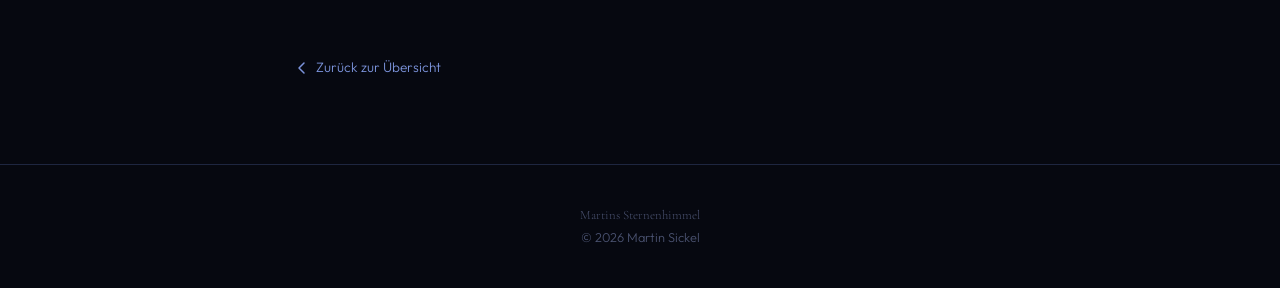
<file: diy/umweltdisplay.html>
<!DOCTYPE html>
<html lang="de">
<head>
  <meta charset="UTF-8">
  <meta name="viewport" content="width=device-width, initial-scale=1.0">
  <title>Umweltdisplay — Martins Sternenhimmel</title>
  <link rel="stylesheet" href="https://fonts.googleapis.com/css2?family=Cormorant+Garamond:ital,wght@0,400;0,600;1,400&family=Outfit:wght@300;400;500&display=swap">
  <link rel="stylesheet" href="../style.css">
  <style>
    .shot { margin: 1.8rem 0; }
    .shot img { width: 100%; height: auto; display: block; border-radius: 8px; border: 1px solid rgba(255,255,255,.12); }
    .shot figcaption { font-size: .85rem; opacity: .7; margin-top: .5rem; }
  </style>
</head>
<body>

<nav class="site-nav scrolled" id="nav">
  <div class="nav-inner">
    <a href="../index.html" class="nav-logo">M. Sickel</a>
    <button class="nav-toggle" aria-label="Menü" id="menuToggle">&#9776;</button>
    <ul class="nav-links" id="navLinks">
      <li><a href="../index.html#galerie">Galerie</a></li>
      <li><a href="../index.html#blog">Blog</a></li>
      <li><a href="../index.html#diy">DIY-Projekte</a></li>
      <li><a href="../index.html#ueber-mich">Über mich</a></li>
    </ul>
  </div>
</nav>

<div class="subpage-hero">
  <p class="section-label">DIY-Projekt</p>
  <h1>Umweltdisplay</h1>
  <p class="hero-sub"><span class="diy-status done">Fertig</span></p>
</div>

<article class="article">

  <p>Eine Wetterstation, die ich mir so nirgends kaufen konnte: Sie misst das Raumklima, empfängt Funksensoren aus dem Garten, zeigt Vorhersage und Pollenflug an — und sagt mir nebenbei, ob sich heute Nacht das Aufbauen des Teleskops lohnt.</p>

  <p>Das Umweltdisplay ist ein ESP32-S3 mit 7-Zoll-Touchdisplay. Alles, was es kann, steht auch als Weboberfläche im eigenen WLAN zur Verfügung — vom Handy, Tablet oder Rechner aus, ganz ohne Cloud-Konto und App.</p>

  <h2>Was ist das Umweltdisplay?</h2>

  <p>Das Gerät ist Wetterstation, Raumklima-Monitor und Astro-Planer in einem. Die Firmware läuft auf einem Elecrow CrowPanel Advance 7" (800×480 Pixel) und ist komplett in C++ mit PlatformIO geschrieben. Die Oberfläche auf dem Display basiert auf LVGL, die Weboberfläche wird direkt vom ESP32 ausgeliefert.</p>

  <p>Die Kernfunktionen:</p>
  <ul>
    <li><strong>Raumklima</strong> — Temperatur, Luftfeuchte, Luftdruck, Luftqualität (IAQ) und CO₂ mit Min/Max-Werten und Verlaufsdiagrammen.</li>
    <li><strong>Funk-Außensensoren</strong> — Bis zu acht LoRa-Sensorknoten (866 MHz) lassen sich per Web-Oberfläche koppeln, benennen und anzeigen. Auch ein Regensensor mit Minuten-, Stunden- und Tagessumme ist dabei.</li>
    <li><strong>3-Tage-Vorhersage &amp; Pollenflug</strong> — Wetter, Sonnenzeiten, Wind und sechs Pollenarten von Open-Meteo, dazu eine Stundenvorhersage und die Mondphase.</li>
    <li><strong>Astro-Wetter</strong> — Ein Seeing-Score von 0 bis 100, Dämmerungsfenster, Bewölkung der nächsten Stunden, Mondstand und eine Liste der heute Nacht sichtbaren Objekte. Auf dem Display gibt es dafür einen eigenen Nachtmodus in reinem Rot.</li>
    <li><strong>NINA-Anbindung</strong> — Das Gerät meldet sich per ASCOM Alpaca als Safety Monitor und sagt N.I.N.A., ob die Bedingungen zum Beobachten taugen.</li>
    <li><strong>Historie auf SD-Karte</strong> — Messwerte werden auf der SD-Karte gesichert, damit sie Neustarts überstehen und die Flash-Zugriffe das Display nicht stören.</li>
    <li><strong>Selbstüberwachung</strong> — WLAN-Watchdog mit automatischem Neuverbinden, E-Mail-Alarm bei Sensorausfall und ein Systemlog im Browser.</li>
  </ul>

  <figure class="shot">
    <img src="img/umweltdisplay-dashboard.jpg" alt="Web-Dashboard mit 3-Tage-Vorhersage, Pollenflug, Stundenvorhersage und Raumklima" loading="lazy">
    <figcaption>Das Web-Dashboard: 3-Tage-Vorhersage mit Pollenflug, Stundenvorhersage und Raumklima (Screenshot mit Beispieldaten).</figcaption>
  </figure>

  <h2>Hardware</h2>

  <ul>
    <li><strong>Display &amp; Rechner:</strong> Elecrow CrowPanel Advance 7" mit ESP32-S3, 16 MB Flash, PSRAM und Touch (800×480, RGB)</li>
    <li><strong>Raumsensoren:</strong> BME680 für Temperatur, Feuchte, Druck und Luftqualität (mit automatischem Fallback auf BME280), SCD41 für CO₂, CCS811 als Zusatz für Luftqualität</li>
    <li><strong>Uhr:</strong> Batteriegepufferte Echtzeituhr BM8563 auf dem Panel, zusätzlich NTP-Zeitabgleich</li>
    <li><strong>Funk:</strong> LoRa-Empfänger (RFM95/SX1276) an einem Arduino Pro Mini, der die Pakete per UART an den ESP32 weiterreicht</li>
    <li><strong>Speicher:</strong> SD-Karte für Historie und Katalogdaten, LittleFS für Einstellungen</li>
    <li><strong>Außensensoren:</strong> Selbstgebaute LoRa-Knoten für Temperatur, Feuchte, Druck und Regen</li>
  </ul>

  <h2>Warum der Pro Mini?</h2>

  <p>Anfangs hing das LoRa-Modul direkt am ESP32. Das Ergebnis waren Mikroruckler im Bild: Der SPI-Bus und der Interrupt des Funkmoduls kamen sich mit dem RGB-Display und dem PSRAM in die Quere. Die Lösung ist eine kleine Bridge: Ein Arduino Pro Mini übernimmt den kompletten Funkempfang und schickt nur noch fertige Textzeilen mit Messwerten, Signalstärke und Signal-Rausch-Verhältnis per UART an den ESP32. Damit ist der Funkempfang vom Display-Bus entkoppelt.</p>

  <h2>Astro-Wetter und Nachthimmel</h2>

  <p>Dieser Teil ist aus meinem Hobby entstanden. Die Vorhersagedaten stecken ohnehin schon im Gerät, daher liegt es nahe, daraus auch eine Beobachtungsprognose zu berechnen.</p>

  <ul>
    <li><strong>Seeing-Score</strong> — Setzt sich aus Bewölkung, Mondlicht, Taupunkt, Wind, Lichtverschmutzung (Bortle-Klasse), Aerosolen, Thermik, Windscherung, Instabilität und Sichtweite zusammen. Jeder Faktor ist einzeln als Balken sichtbar.</li>
    <li><strong>Dämmerungsfenster</strong> — Astronomische und nautische Dämmerung, daraus getrennte Zeitfenster für Breitband-Aufnahmen und für Schmalband mit H-Alpha-Filtern.</li>
    <li><strong>Objektliste und Himmelskarte</strong> — Welche Objekte stehen heute Nacht hoch genug, wann und wie lange, und brauche ich einen Meridianflip? Die Karte zeigt sie mit Zenit in der Mitte, per Klick in der Tabelle wird ein Objekt hervorgehoben.</li>
    <li><strong>Teleskop- und Kamera-Profile</strong> — Mit Brennweite, Öffnung und Sensorgröße wird geprüft, ob ein Objekt das Bildfeld sinnvoll ausfüllt.</li>
    <li><strong>Objektsuche</strong> — Messier-, NGC- und IC-Nummern oder Eigennamen. Den Katalog erzeuge ich mit einem kleinen eigenen Browser-Werkzeug aus der OpenNGC-Datenbank.</li>
    <li><strong>Uhrzeit-Vorschau</strong> — Die Objektliste lässt sich für eine beliebige Uhrzeit der Nacht berechnen.</li>
  </ul>

  <figure class="shot">
    <img src="img/umweltdisplay-astro.jpg" alt="Astro-Seite mit Seeing-Score, Einflussfaktoren, Mond und Dämmerung" loading="lazy">
    <figcaption>Die Astro-Seite im Nachtmodus: Seeing-Score, Einflussfaktoren, Mondphase und Filter-Fenster (Screenshot mit Beispieldaten).</figcaption>
  </figure>

  <figure class="shot">
    <img src="img/umweltdisplay-himmelskarte.jpg" alt="Himmelskarte mit Zenit in der Mitte und den heute sichtbaren Objekten" loading="lazy">
    <figcaption>Die Himmelskarte: Zenit in der Mitte, Horizont am Rand (Screenshot mit Beispieldaten).</figcaption>
  </figure>

  <h2>Außensensoren und Raumklima</h2>

  <p>Gekoppelte Funksensoren erscheinen automatisch in der Weboberfläche. Pro Sensor lässt sich festlegen, welche Diagramme angezeigt werden, welcher Sensor auf dem Hauptdisplay erscheint und ob bei einem Ausfall eine E-Mail verschickt wird. Die Sensorwerte lassen sich über Stützpunkt-Tabellen kalibrieren. Wenn ein Sensor nach einem Neustart noch kein frisches Paket gesendet hat, zeigt das Gerät den zuletzt bekannten Wert in Orange.</p>

  <figure class="shot">
    <img src="img/umweltdisplay-sensoren.jpg" alt="Raumklima mit Temperatur, Feuchte, Druck, Luftqualität, CO2 und Außensensor-Verlauf" loading="lazy">
    <figcaption>Raumklima, CO₂ und der Außensensor mit Tagesverlauf (Screenshot mit Beispieldaten).</figcaption>
  </figure>

  <h2>Software-Architektur</h2>

  <p>Die Firmware besteht aus einer großen <code>main.cpp</code> und mehreren Header-Modulen:</p>

  <ul>
    <li><code>main.cpp</code> — Sensoren, LVGL-Oberfläche, Webserver, Pairing, Historie, Setup und Hauptschleife</li>
    <li><code>webpages.h</code> — Dashboard, Sensor-Setup, Kalibrierung, Helligkeit und Astro-Seite als eingebettetes HTML/JS, inklusive Deutsch/Englisch-Umschalter</li>
    <li><code>astro_calc.h</code> — Seeing-Score, Mond, Dämmerung, Objektberechnung und Katalog</li>
    <li><code>astro_ui.h</code> — Astro-Screen im roten Nachtmodus auf dem Display</li>
    <li><code>alpaca_safety.h</code> — ASCOM-Alpaca-Safety-Monitor mit UDP-Discovery für N.I.N.A.</li>
    <li><code>pollenData.h</code> — Open-Meteo-Abruf für Wetter und Pollen</li>
    <li><code>weather_bg.h</code>, <code>weather_icons.h</code> — animierte Wetterhintergründe und Symbole</li>
    <li><code>emailAlarm.h</code> — E-Mail-Alarm bei Sensorausfall</li>
    <li><code>syslog.h</code> — Systemlog mit Abruf im Browser</li>
    <li><code>arduino.receiver/</code> — Sketch für die LoRa-Bridge auf dem Pro Mini</li>
    <li><code>tools/ngc-catalog-builder/</code> — Browser-Werkzeug, das aus OpenNGC den Objektkatalog erzeugt</li>
  </ul>

  <p>Das Abrufen der Wetterdaten läuft in einem eigenen Task auf dem zweiten Kern, damit die Anzeige nie auf das Netzwerk warten muss. Die Firmware lässt sich per OTA-Update direkt über den Browser aktualisieren.</p>

  <h2>Offen für Smart Home und KI</h2>

  <p>Neben der Weboberfläche gibt es JSON-Schnittstellen für Messwerte, Vorhersage und Astro-Daten. Eine kompakte Zusammenfassung unter <code>/api/llm-context</code> ist für Home Assistant gedacht, zum Beispiel in Kombination mit einem lokalen Sprachmodell: „Wie wird das Wetter?“ oder „Ab wann ist heute gutes Astro-Wetter?“.</p>

  <h2>Aktueller Stand</h2>

  <p>Das Gerät läuft im Alltag und wird laufend weiterentwickelt. Stand Oktober 2026:</p>

  <ul>
    <li>Raumklima, Funksensoren, Vorhersage und Pollenflug laufen stabil</li>
    <li>Astro-Wetter mit Objektliste, Himmelskarte und Teleskop-Profilen ist nutzbar</li>
    <li>Die Anbindung an N.I.N.A. als Safety Monitor ist eingebaut</li>
    <li>Historie auf SD-Karte, Watchdog und E-Mail-Alarm sind aktiv</li>
  </ul>

  <p>Was noch kommt, sind weitere Feinarbeiten an Oberfläche und Katalog sowie Langzeittests über mehrere Wochen.</p>

  <h2>Quellcode</h2>

  <p>Das gesamte Projekt ist Open Source auf GitHub verfügbar:</p>
  <p><a href="https://github.com/chmasi/ESP32V3_UmweltDisplay" target="_blank" rel="noopener">github.com/chmasi/ESP32V3_UmweltDisplay</a></p>

  <a href="../index.html#diy" class="back-link">
    <svg width="16" height="16" viewBox="0 0 16 16" fill="none"><path d="M10 3L5 8l5 5" stroke="currentColor" stroke-width="1.5" stroke-linecap="round" stroke-linejoin="round"/></svg>
    Zurück zur Übersicht
  </a>

</article>

<footer class="site-footer">
  <div class="footer-inner">
    <p class="footer-name">Martins Sternenhimmel</p>
    <p>&copy; 2026 Martin Sickel</p>
  </div>
</footer>

<script>
  var btn = document.getElementById('menuToggle');
  var links = document.getElementById('navLinks');
  btn.addEventListener('click', function() { links.classList.toggle('open'); });
  links.addEventListener('click', function(e) { if (e.target.tagName === 'A') links.classList.remove('open'); });
</script>

</body>
</html>
</file>
<file: style.css>
:root {
  --bg: #060810;
  --bg-elevated: #0d1018;
  --surface: #141824;
  --surface-hover: #1a2030;
  --border: #1e2640;
  --accent: #7b93db;
  --accent-warm: #d4a574;
  --text: #dce0ea;
  --text-secondary: #8892b0;
  --text-muted: #4a5270;
  --radius: 6px;
  color-scheme: dark;
}
* { margin: 0; padding: 0; }
*, *::before, *::after { box-sizing: border-box; }
body {
  background: var(--bg);
  color: var(--text);
  font-family: 'Outfit', system-ui, sans-serif;
  font-weight: 300;
  line-height: 1.7;
  overflow-x: hidden;
}
img { max-width: 100%; display: block; }

/* — Nav — */
.site-nav {
  position: fixed; top: 0; left: 0; right: 0; z-index: 100;
  background: transparent;
  transition: background 0.4s, backdrop-filter 0.4s;
}
.site-nav.scrolled {
  background: rgba(6,8,16,0.88);
  backdrop-filter: blur(12px);
  -webkit-backdrop-filter: blur(12px);
}
.nav-inner {
  max-width: 1100px; margin: 0 auto; padding: 16px 24px;
  display: flex; align-items: center; justify-content: space-between;
}
.nav-logo {
  font-family: 'Cormorant Garamond', Georgia, serif;
  font-size: 1.25rem; font-weight: 600;
  color: var(--text); text-decoration: none; letter-spacing: 0.02em;
}
.nav-links {
  display: flex; gap: 28px; list-style: none;
}
.nav-links a {
  color: var(--text-secondary); text-decoration: none;
  font-size: 0.85rem; font-weight: 400;
  letter-spacing: 0.04em; text-transform: uppercase;
  transition: color 0.2s;
}
.nav-links a:hover, .nav-links a:focus-visible { color: var(--accent); }
.nav-toggle {
  display: none; background: none; border: none;
  color: var(--text); font-size: 1.5rem; cursor: pointer; padding: 4px;
}
@media (max-width: 640px) {
  .nav-toggle { display: block; }
  .nav-links {
    display: none; position: absolute; top: 100%; left: 0; right: 0;
    flex-direction: column; gap: 0;
    background: rgba(6,8,16,0.96); backdrop-filter: blur(12px);
    padding: 8px 24px 16px;
  }
  .nav-links.open { display: flex; }
  .nav-links a { display: block; padding: 12px 0; border-bottom: 1px solid var(--border); }
  .nav-links li:last-child a { border-bottom: none; }
}

/* — Hero — */
.hero {
  position: relative; min-height: 85vh;
  display: flex; align-items: center; justify-content: center;
  text-align: center; overflow: hidden;
}
.hero canvas { position: absolute; inset: 0; width: 100%; height: 100%; }
.hero-content { position: relative; z-index: 1; padding: 120px 24px 80px; }
.hero h1 {
  font-family: 'Cormorant Garamond', Georgia, serif;
  font-weight: 400; font-size: clamp(2.5rem, 7vw, 5rem);
  line-height: 1.1; margin: 0 0 16px; color: var(--text);
}
.hero h1 em { font-style: italic; color: var(--accent); }
.hero-sub {
  font-size: clamp(1rem, 2.5vw, 1.25rem);
  color: var(--text-secondary); margin: 0 0 40px; font-weight: 300;
}
.hero-scroll {
  display: inline-flex; align-items: center; gap: 8px;
  color: var(--text-muted); font-size: 0.8rem;
  letter-spacing: 0.1em; text-transform: uppercase;
  text-decoration: none; transition: color 0.2s;
}
.hero-scroll:hover { color: var(--accent); }
.hero-scroll svg { animation: bobDown 2s ease-in-out infinite; }
@keyframes bobDown { 0%,100%{transform:translateY(0)} 50%{transform:translateY(5px)} }

/* — Subpage Hero — */
.subpage-hero {
  padding: 120px 24px 60px;
  text-align: center;
  border-bottom: 1px solid var(--border);
}
.subpage-hero .section-label { margin-bottom: 12px; }
.subpage-hero h1 {
  font-family: 'Cormorant Garamond', Georgia, serif;
  font-weight: 400; font-size: clamp(2rem, 5vw, 3rem);
  line-height: 1.2; margin: 0 0 12px;
}
.subpage-hero .hero-sub { margin-bottom: 0; }

/* — Sections — */
.section { max-width: 1100px; margin: 0 auto; padding: 80px 24px; }
.section-header { margin-bottom: 48px; }
.section-label {
  font-size: 0.75rem; font-weight: 500;
  letter-spacing: 0.15em; text-transform: uppercase;
  color: var(--accent); margin: 0 0 12px;
}
.section-title {
  font-family: 'Cormorant Garamond', Georgia, serif;
  font-size: clamp(1.75rem, 4vw, 2.5rem);
  font-weight: 400; margin: 0; line-height: 1.2;
}
.section-divider { max-width: 1100px; margin: 0 auto; padding: 0 24px; }
.section-divider hr { border: none; border-top: 1px solid var(--border); margin: 0; }

/* — Gallery — */
.gallery-grid {
  display: grid;
  grid-template-columns: repeat(auto-fill, minmax(300px, 1fr));
  gap: 16px;
}
.gallery-item {
  position: relative; border-radius: var(--radius);
  overflow: hidden; cursor: pointer; aspect-ratio: 4/3;
}
.gallery-item.wide { grid-column: span 2; aspect-ratio: 16/9; }
@media (max-width: 700px) {
  .gallery-grid { grid-template-columns: 1fr; }
  .gallery-item.wide { grid-column: span 1; aspect-ratio: 4/3; }
}
.gallery-visual {
  width: 100%; height: 100%;
  transition: transform 0.6s ease;
  background-size: cover; background-position: center;
}
.gallery-item:hover .gallery-visual { transform: scale(1.05); }
.gallery-caption {
  position: absolute; bottom: 0; left: 0; right: 0;
  padding: 48px 20px 14px;
  background: linear-gradient(transparent, rgba(6,8,16,0.8));
  transition: padding 0.3s, background 0.3s;
}
.gallery-item:hover .gallery-caption,
.gallery-item:focus-within .gallery-caption {
  padding-top: 60px;
  background: linear-gradient(transparent 0%, rgba(6,8,16,0.9) 60%);
}
.gallery-caption h3 {
  font-family: 'Cormorant Garamond', Georgia, serif;
  font-size: 1.1rem; font-weight: 400; margin: 0 0 4px;
  text-shadow: 0 1px 4px rgba(0,0,0,0.6);
}
.gallery-caption p {
  font-size: 0.8rem; color: var(--text-secondary); margin: 0;
  opacity: 0; max-height: 0; overflow: hidden;
  transition: opacity 0.3s, max-height 0.3s;
}
.gallery-item:hover .gallery-caption p,
.gallery-item:focus-within .gallery-caption p {
  opacity: 1; max-height: 3em;
}

/* — Image protection — */
.gallery-item::before, .lb-img-wrap::after {
  content: '\00A9  Martin Sickel  \00B7  \00A9  Martin Sickel  \00B7  \00A9  Martin Sickel  \00B7  \00A9  Martin Sickel  \00B7  \00A9  Martin Sickel  \00B7  \00A9  Martin Sickel  \00B7  \00A9  Martin Sickel  \00B7  \00A9  Martin Sickel  \00B7  \00A9  Martin Sickel  \00B7  \00A9  Martin Sickel  \00B7  \00A9  Martin Sickel  \00B7  \00A9  Martin Sickel';
  position: absolute; inset: -50%; z-index: 5;
  display: flex; align-items: center; justify-content: center;
  flex-wrap: wrap; gap: 40px; word-spacing: 20px; line-height: 4;
  font-size: 1.2rem; font-weight: 600; letter-spacing: 0.05em;
  color: rgba(255,255,255,0.008);
  pointer-events: none; user-select: none;
  transform: rotate(-30deg);
}
.gallery-visual, .lightbox-visual img {
  -webkit-user-drag: none; user-select: none;
}

/* placeholder for images not yet added */
.gallery-placeholder {
  width: 100%; height: 100%;
  display: flex; flex-direction: column;
  align-items: center; justify-content: center;
  background: var(--surface); gap: 8px;
}
.gallery-placeholder svg { opacity: 0.25; }
.gallery-placeholder span {
  font-size: 0.75rem; color: var(--text-muted); letter-spacing: 0.05em;
}

/* — Lightbox — */
.lightbox {
  position: fixed; inset: 0; z-index: 200;
  background: rgba(6,8,16,0.92);
  backdrop-filter: blur(20px);
  display: flex; align-items: center; justify-content: center;
  padding: 20px 24px;
  opacity: 0; pointer-events: none; transition: opacity 0.3s;
}
.lightbox.hidden { display: none; }
.lightbox.active { opacity: 1; pointer-events: auto; }
.lightbox-inner { max-width: 1400px; width: 100%; text-align: center; }
.lightbox-visual {
  width: 100%; max-height: 85vh; border-radius: var(--radius); margin-bottom: 20px;
  display: flex; align-items: center; justify-content: center;
  background: var(--surface);
  position: relative; overflow: hidden;
}
.lightbox-visual.zoomed { cursor: grab; }
.lightbox-visual.panning { cursor: grabbing; }
.lb-img-wrap {
  position: relative; display: inline-block;
  transform-origin: center center;
}
.lightbox-visual img {
  max-width: 100%; max-height: 85vh; border-radius: var(--radius);
  object-fit: contain;
}
.lightbox-title {
  font-family: 'Cormorant Garamond', Georgia, serif;
  font-size: 1.5rem; font-weight: 400; margin: 0 0 8px;
}
.lightbox-desc { color: var(--text-secondary); font-size: 0.9rem; margin: 0 0 8px; }
.lightbox-meta { font-size: 0.75rem; color: var(--text-muted); font-variant-numeric: tabular-nums; }
.lightbox-close {
  position: absolute; top: 20px; right: 24px;
  background: none; border: none; color: var(--text-secondary);
  font-size: 1.5rem; cursor: pointer; padding: 8px; line-height: 1;
  transition: color 0.2s;
}
.lightbox-close:hover { color: var(--text); }

/* — Lightbox Controls — */
.lb-controls {
  position: absolute; bottom: 12px; right: 12px;
  display: flex; gap: 4px; z-index: 10;
}
.lb-btn {
  width: 36px; height: 36px; border-radius: 50%;
  background: rgba(6,8,16,0.7); border: 1px solid rgba(255,255,255,0.1);
  color: var(--text-secondary); cursor: pointer;
  display: flex; align-items: center; justify-content: center;
  transition: background 0.2s, color 0.2s, border-color 0.2s;
  backdrop-filter: blur(8px); -webkit-backdrop-filter: blur(8px); padding: 0;
}
.lb-btn:hover { background: rgba(6,8,16,0.85); color: var(--text); }
.lb-btn.active { color: var(--accent); border-color: var(--accent); }
.lb-btn svg { width: 16px; height: 16px; }

/* — Image Overlay (plate-solved annotation PNGs) — */
.lb-overlay {
  position: absolute; inset: 0;
  pointer-events: none; opacity: 0;
  transition: opacity 0.3s;
  mix-blend-mode: screen;
}
.lb-overlay.visible { opacity: 1; }
.lb-overlay img {
  width: 100%; height: 100%;
  display: block;
}

/* — Annotations (HTML markers) — */
.lb-annotations {
  position: absolute; inset: 0;
  pointer-events: none; opacity: 0;
  transition: opacity 0.3s;
}
.lb-annotations.visible { opacity: 1; }
.annotation { position: absolute; }
.anno-dot {
  position: absolute; width: 10px; height: 10px;
  left: -5px; top: -5px; border-radius: 50%;
  border: 1.5px solid var(--accent);
  background: rgba(123,147,219,0.25);
  box-shadow: 0 0 8px rgba(123,147,219,0.4);
}
.anno-label {
  position: absolute; left: 14px; top: -7px;
  background: rgba(6,8,16,0.85); color: var(--text);
  font-size: 0.65rem; font-weight: 400;
  letter-spacing: 0.03em; padding: 2px 8px;
  border-radius: 3px; white-space: nowrap;
  border: 1px solid rgba(123,147,219,0.25);
  backdrop-filter: blur(4px); -webkit-backdrop-filter: blur(4px);
}
.annotation::after {
  content: ''; position: absolute;
  left: 5px; top: 0; width: 9px; height: 1px;
  background: rgba(123,147,219,0.4);
}

/* — Blog — */
.blog-grid {
  display: grid;
  grid-template-columns: repeat(auto-fill, minmax(300px, 1fr));
  gap: 24px;
}
@media (max-width: 700px) { .blog-grid { grid-template-columns: 1fr; }  }
.blog-card {
  background: var(--surface); border: 1px solid var(--border);
  border-radius: var(--radius); padding: 28px 24px;
  transition: border-color 0.2s, transform 0.2s;
  text-decoration: none; color: inherit; display: block;
}
.blog-card:hover { border-color: var(--accent); transform: translateY(-2px); }
.blog-date {
  font-size: 0.75rem; color: var(--text-muted);
  letter-spacing: 0.05em; text-transform: uppercase;
  font-variant-numeric: tabular-nums;
}
.blog-card h3 {
  font-family: 'Cormorant Garamond', Georgia, serif;
  font-size: 1.3rem; font-weight: 600; margin: 10px 0 12px; line-height: 1.3;
}
.blog-card p { color: var(--text-secondary); font-size: 0.9rem; margin: 0; line-height: 1.6; }
.blog-tag {
  display: inline-block; margin-top: 16px;
  font-size: 0.7rem; letter-spacing: 0.08em; text-transform: uppercase;
  color: var(--accent); background: rgba(123,147,219,0.1);
  padding: 3px 10px; border-radius: 20px;
}

/* — Article (Blog/DIY detail pages) — */
.article {
  max-width: 740px; margin: 0 auto; padding: 60px 24px 80px;
}
.article-meta {
  display: flex; gap: 16px; align-items: center;
  margin-bottom: 32px; flex-wrap: wrap;
}
.article-hero-img {
  width: 100%; aspect-ratio: 16/9;
  background: var(--surface); border-radius: var(--radius);
  margin-bottom: 40px; overflow: hidden;
  display: flex; align-items: center; justify-content: center;
  color: var(--text-muted); font-size: 0.8rem;
}
.article-hero-img img { width: 100%; height: 100%; object-fit: cover; }
.article h2 {
  font-family: 'Cormorant Garamond', Georgia, serif;
  font-size: 1.5rem; font-weight: 600; margin: 40px 0 16px; line-height: 1.3;
}
.article p {
  color: var(--text-secondary); margin: 0 0 16px; max-width: 65ch;
}
.article ul, .article ol {
  color: var(--text-secondary); margin: 0 0 16px; padding-left: 24px;
}
.article li { margin-bottom: 6px; }
.back-link {
  display: inline-flex; align-items: center; gap: 6px;
  color: var(--accent); text-decoration: none;
  font-size: 0.85rem; margin-top: 40px;
  transition: opacity 0.2s;
}
.back-link:hover { opacity: 0.7; }

/* — DIY Projects — */
.diy-grid {
  display: grid;
  grid-template-columns: repeat(auto-fill, minmax(300px, 1fr));
  gap: 24px;
}
@media (max-width: 700px) { .diy-grid { grid-template-columns: 1fr; } }
.diy-card {
  background: var(--surface); border: 1px solid var(--border);
  border-radius: var(--radius); overflow: hidden;
  transition: border-color 0.2s, transform 0.2s;
  text-decoration: none; color: inherit; display: block;
}
.diy-card:hover { border-color: var(--accent-warm); transform: translateY(-2px); }
.diy-thumb {
  aspect-ratio: 16/9; background: var(--bg-elevated);
  display: flex; flex-direction: column;
  align-items: center; justify-content: center; gap: 6px;
  overflow: hidden;
}
.diy-thumb img { width: 100%; height: 100%; object-fit: cover; }
.diy-thumb svg { opacity: 0.2; }
.diy-thumb span { font-size: 0.7rem; color: var(--text-muted); }
.diy-body { padding: 20px 24px; }
.diy-status {
  display: inline-block; font-size: 0.65rem; font-weight: 500;
  letter-spacing: 0.08em; text-transform: uppercase;
  padding: 2px 8px; border-radius: 20px; margin-bottom: 10px;
}
.diy-status.done { color: #6bcf8e; background: rgba(107,207,142,0.1); }
.diy-status.wip { color: var(--accent-warm); background: rgba(212,165,116,0.1); }
.diy-status.planned { color: var(--text-muted); background: rgba(74,82,112,0.15); }
.diy-card h3 {
  font-family: 'Cormorant Garamond', Georgia, serif;
  font-size: 1.2rem; font-weight: 600; margin: 0 0 8px; line-height: 1.3;
}
.diy-card p { color: var(--text-secondary); font-size: 0.85rem; margin: 0; line-height: 1.6; }

/* — About — */
.about-layout {
  display: grid; grid-template-columns: 260px 1fr;
  gap: 48px; align-items: start;
}
@media (max-width: 700px) { .about-layout { grid-template-columns: 1fr; gap: 32px; } }
.about-portrait {
  aspect-ratio: 3/4; border-radius: var(--radius);
  overflow: hidden;
  background: linear-gradient(135deg, var(--surface) 0%, rgba(123,147,219,0.15) 100%);
  display: flex; align-items: center; justify-content: center;
  color: var(--text-muted); font-size: 0.8rem;
}
.about-portrait img { width: 100%; height: 100%; object-fit: cover; }
.about-text h3 {
  font-family: 'Cormorant Garamond', Georgia, serif;
  font-size: 1.5rem; font-weight: 400; margin: 0 0 16px;
}
.about-text p { color: var(--text-secondary); margin: 0 0 16px; max-width: 60ch; }
.about-text p:last-child { margin-bottom: 0; }
.equipment-list {
  margin-top: 32px; padding-top: 24px; border-top: 1px solid var(--border);
}
.equipment-list + .equipment-list {
  border-top: none; margin-top: 16px; padding-top: 0;
}
.equipment-list h4 {
  font-size: 0.75rem; font-weight: 500;
  letter-spacing: 0.12em; text-transform: uppercase;
  color: var(--accent-warm); margin: 0 0 16px;
}
.equipment-grid {
  display: grid; grid-template-columns: repeat(auto-fill, minmax(200px, 1fr)); gap: 12px;
}
.equip-item {
  font-size: 0.85rem; color: var(--text-secondary);
  padding-left: 16px; position: relative;
}
.equip-item::before {
  content: ''; position: absolute; left: 0; top: 8px;
  width: 6px; height: 6px; border-radius: 50%;
  background: var(--accent); opacity: 0.5;
}

/* — Footer — */
.site-footer {
  border-top: 1px solid var(--border); padding: 40px 24px; text-align: center;
}
.footer-inner { max-width: 1100px; margin: 0 auto; }
.footer-name {
  font-family: 'Cormorant Garamond', Georgia, serif;
  font-size: 1.1rem; margin: 0 0 8px;
}
.site-footer p { color: var(--text-muted); font-size: 0.8rem; margin: 0; }
.footer-legal {
  margin-top: 24px; padding-top: 20px;
  border-top: 1px solid var(--border);
  max-width: 600px; margin-left: auto; margin-right: auto;
}
.footer-legal p { font-size: 0.72rem; line-height: 1.6; margin: 0 0 8px; color: var(--text-muted); }
.footer-legal p:last-child { margin-bottom: 0; }
.footer-legal a { color: var(--accent); text-decoration: none; transition: opacity 0.2s; }
.footer-legal a:hover { opacity: 0.7; }

:focus-visible { outline: 2px solid var(--accent); outline-offset: 2px; }
@media (prefers-reduced-motion: reduce) {
  *,*::before,*::after { animation-duration: 0.01ms!important; transition-duration: 0.01ms!important; }
}
</file>
